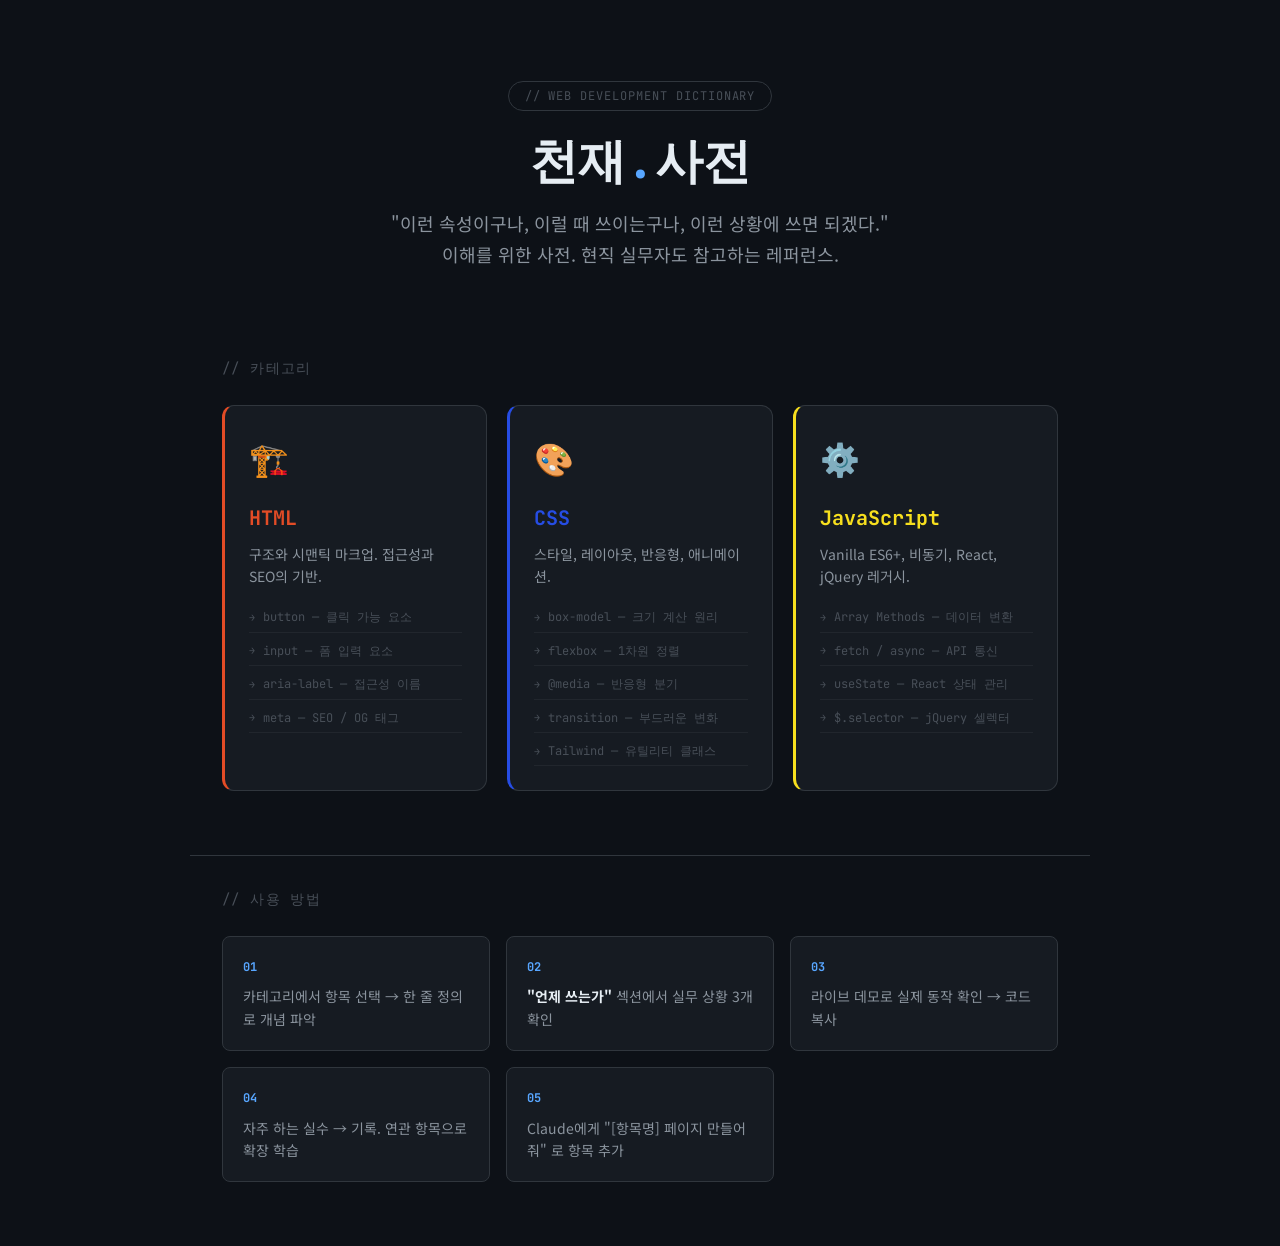
<file: index.html>
<!DOCTYPE html>
<html lang="ko">
<head>
  <meta charset="UTF-8">
  <meta name="viewport" content="width=device-width, initial-scale=1.0">
  <title>DICTIONARY — 천재 사전</title>
  <link rel="preconnect" href="https://fonts.googleapis.com">
  <link href="https://fonts.googleapis.com/css2?family=JetBrains+Mono:wght@400;700&family=Noto+Sans+KR:wght@400;500;700&display=swap" rel="stylesheet">
  <link rel="stylesheet" href="./00_assets/css/variables.css">
  <link rel="stylesheet" href="./00_assets/css/reset.css">
  <style>
    body { background: var(--bg-base); color: var(--text-primary); font-family: var(--font-sans); }

    .hero {
      max-width: 900px;
      margin: 0 auto;
      padding: 80px var(--space-8) var(--space-12);
      text-align: center;
    }
    .hero-badge {
      display: inline-block;
      font-family: var(--font-mono);
      font-size: var(--text-xs);
      color: var(--text-muted);
      border: 1px solid var(--border-default);
      padding: var(--space-1) var(--space-4);
      border-radius: 100px;
      margin-bottom: var(--space-6);
      letter-spacing: 0.08em;
    }
    .hero-title {
      font-family: var(--font-mono);
      font-size: 3rem;
      font-weight: var(--weight-bold);
      line-height: 1.1;
      margin-bottom: var(--space-5);
    }
    .hero-title span { color: var(--accent-blue); }
    .hero-desc {
      font-size: var(--text-lg);
      color: var(--text-secondary);
      line-height: 1.7;
      max-width: 560px;
      margin: 0 auto var(--space-10);
    }

    .section-grid {
      max-width: 900px;
      margin: 0 auto;
      padding: 0 var(--space-8) var(--space-16);
      display: grid;
      grid-template-columns: repeat(auto-fill, minmax(260px, 1fr));
      gap: var(--space-5);
    }

    .cat-card {
      background: var(--bg-surface);
      border: 1px solid var(--border-default);
      border-radius: var(--radius-lg);
      padding: var(--space-6);
      transition: border-color var(--transition-normal), transform var(--transition-normal);
      display: block;
      text-decoration: none;
    }
    .cat-card:hover {
      border-color: var(--accent-blue);
      transform: translateY(-3px);
    }

    .cat-icon {
      font-size: 2rem;
      margin-bottom: var(--space-4);
    }
    .cat-name {
      font-family: var(--font-mono);
      font-size: var(--text-xl);
      font-weight: var(--weight-bold);
      color: var(--text-primary);
      margin-bottom: var(--space-2);
    }
    .cat-desc {
      font-size: var(--text-sm);
      color: var(--text-secondary);
      line-height: 1.6;
      margin-bottom: var(--space-4);
    }
    .cat-entries {
      display: flex;
      flex-direction: column;
      gap: var(--space-1);
    }
    .cat-entry-link {
      font-family: var(--font-mono);
      font-size: var(--text-xs);
      color: var(--text-muted);
      padding: var(--space-1) 0;
      border-bottom: 1px solid var(--border-subtle);
      display: flex;
      align-items: center;
      gap: var(--space-2);
      transition: color var(--transition-fast);
    }
    .cat-entry-link:hover { color: var(--accent-blue); }
    .cat-entry-link::before { content: '→'; font-size: 10px; }

    .divider {
      max-width: 900px;
      margin: 0 auto var(--space-8);
      padding: 0 var(--space-8);
      border: none;
      border-top: 1px solid var(--border-default);
    }

    .section-title-main {
      max-width: 900px;
      margin: 0 auto var(--space-6);
      padding: 0 var(--space-8);
      font-family: var(--font-mono);
      font-size: var(--text-sm);
      color: var(--text-muted);
      text-transform: uppercase;
      letter-spacing: 0.1em;
    }

    .how-to {
      max-width: 900px;
      margin: 0 auto var(--space-16);
      padding: 0 var(--space-8);
      display: grid;
      grid-template-columns: repeat(auto-fill, minmax(200px, 1fr));
      gap: var(--space-4);
    }
    .how-item {
      padding: var(--space-5);
      background: var(--bg-surface);
      border: 1px solid var(--border-default);
      border-radius: var(--radius-md);
    }
    .how-num {
      font-family: var(--font-mono);
      font-size: var(--text-xs);
      color: var(--accent-blue);
      font-weight: var(--weight-bold);
      margin-bottom: var(--space-2);
    }
    .how-text {
      font-size: var(--text-sm);
      color: var(--text-secondary);
      line-height: 1.6;
    }
  </style>
</head>
<body>

  <div class="hero">
    <div class="hero-badge">// WEB DEVELOPMENT DICTIONARY</div>
    <h1 class="hero-title">
      천재<span>.</span>사전
    </h1>
    <p class="hero-desc">
      "이런 속성이구나, 이럴 때 쓰이는구나, 이런 상황에 쓰면 되겠다."<br>
      이해를 위한 사전. 현직 실무자도 참고하는 레퍼런스.
    </p>
  </div>

  <p class="section-title-main">// 카테고리</p>

  <div class="section-grid">

    <div class="cat-card" style="border-left: 3px solid var(--cat-html)">
      <div class="cat-icon">🏗️</div>
      <div class="cat-name" style="color:var(--cat-html)">HTML</div>
      <div class="cat-desc">구조와 시맨틱 마크업. 접근성과 SEO의 기반.</div>
      <div class="cat-entries">
        <a href="./01_html/01_semantic/button.html" class="cat-entry-link">button — 클릭 가능 요소</a>
        <a href="./01_html/02_forms/input.html" class="cat-entry-link">input — 폼 입력 요소</a>
        <a href="./01_html/03_accessibility/aria-label.html" class="cat-entry-link">aria-label — 접근성 이름</a>
        <a href="./01_html/04_seo/meta-tags.html" class="cat-entry-link">meta — SEO / OG 태그</a>
      </div>
    </div>

    <div class="cat-card" style="border-left: 3px solid var(--cat-css)">
      <div class="cat-icon">🎨</div>
      <div class="cat-name" style="color:var(--cat-css)">CSS</div>
      <div class="cat-desc">스타일, 레이아웃, 반응형, 애니메이션.</div>
      <div class="cat-entries">
        <a href="./02_css/01_core/box-model.html" class="cat-entry-link">box-model — 크기 계산 원리</a>
        <a href="./02_css/02_layout/flexbox.html" class="cat-entry-link">flexbox — 1차원 정렬</a>
        <a href="./02_css/03_responsive/media-query.html" class="cat-entry-link">@media — 반응형 분기</a>
        <a href="./02_css/04_animation/transition.html" class="cat-entry-link">transition — 부드러운 변화</a>
        <a href="./02_css/05_tailwind/utility-classes.html" class="cat-entry-link">Tailwind — 유틸리티 클래스</a>
      </div>
    </div>

    <div class="cat-card" style="border-left: 3px solid var(--cat-js)">
      <div class="cat-icon">⚙️</div>
      <div class="cat-name" style="color:var(--cat-js)">JavaScript</div>
      <div class="cat-desc">Vanilla ES6+, 비동기, React, jQuery 레거시.</div>
      <div class="cat-entries">
        <a href="./03_javascript/01_vanilla/array-methods.html" class="cat-entry-link">Array Methods — 데이터 변환</a>
        <a href="./03_javascript/02_async/fetch.html" class="cat-entry-link">fetch / async — API 통신</a>
        <a href="./03_javascript/03_react/useState.html" class="cat-entry-link">useState — React 상태 관리</a>
        <a href="./03_javascript/04_legacy_jquery/selectors.html" class="cat-entry-link">$.selector — jQuery 셀렉터</a>
      </div>
    </div>

  </div>

  <hr class="divider">
  <p class="section-title-main">// 사용 방법</p>

  <div class="how-to">
    <div class="how-item">
      <div class="how-num">01</div>
      <div class="how-text">카테고리에서 항목 선택 → 한 줄 정의로 개념 파악</div>
    </div>
    <div class="how-item">
      <div class="how-num">02</div>
      <div class="how-text"><strong style="color:var(--text-primary)">"언제 쓰는가"</strong> 섹션에서 실무 상황 3개 확인</div>
    </div>
    <div class="how-item">
      <div class="how-num">03</div>
      <div class="how-text">라이브 데모로 실제 동작 확인 → 코드 복사</div>
    </div>
    <div class="how-item">
      <div class="how-num">04</div>
      <div class="how-text">자주 하는 실수 → 기록. 연관 항목으로 확장 학습</div>
    </div>
    <div class="how-item">
      <div class="how-num">05</div>
      <div class="how-text">Claude에게 "[항목명] 페이지 만들어줘" 로 항목 추가</div>
    </div>
  </div>

</body>
</html>
</file>
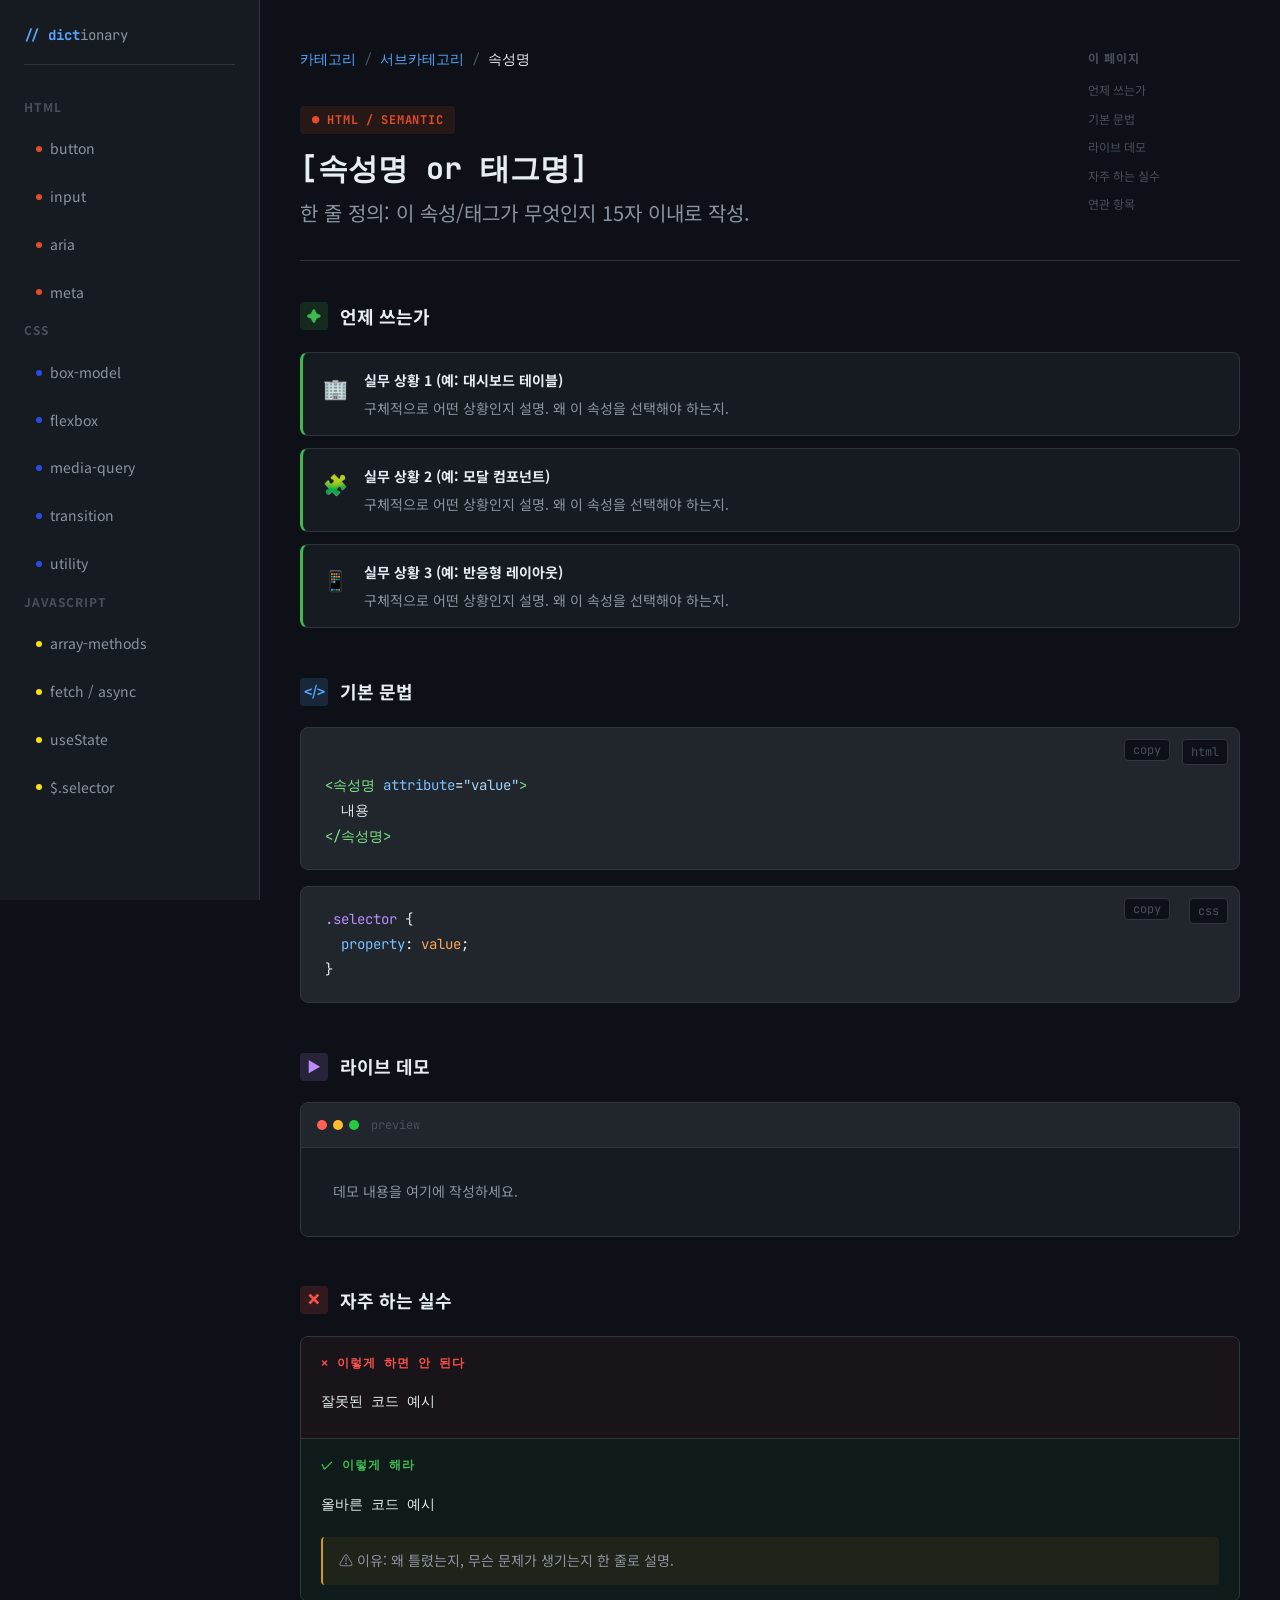
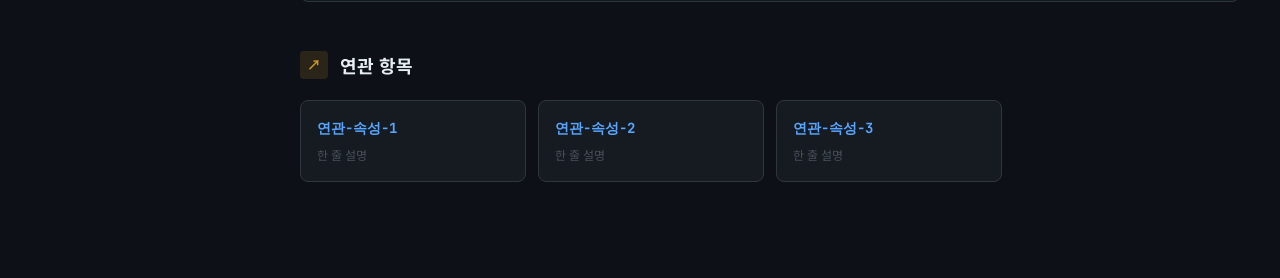
<file: 00_assets/entry-template.html>
<!DOCTYPE html>
<html lang="ko">
<head>
  <meta charset="UTF-8">
  <meta name="viewport" content="width=device-width, initial-scale=1.0">
  <!-- ★ 새 항목 작성 시 title만 바꿔라 ★ -->
  <title>DICT | [속성명]</title>

  <!-- Fonts -->
  <link rel="preconnect" href="https://fonts.googleapis.com">
  <link href="https://fonts.googleapis.com/css2?family=JetBrains+Mono:wght@400;700&family=Noto+Sans+KR:wght@400;500;700&display=swap" rel="stylesheet">

  <!-- ★ 경로는 파일 위치에 따라 조정 (depth 확인 필수) ★
       예) 02_css/02_layout/ 에 있으면 ../../00_assets/... -->
  <link rel="stylesheet" href="../../00_assets/css/variables.css">
  <link rel="stylesheet" href="../../00_assets/css/reset.css">
  <link rel="stylesheet" href="../../00_assets/css/entry.css">
</head>
<body>

<div class="page-wrapper">

  <!-- 사이드바: JS가 자동으로 채운다. 내용 수정 불필요 -->
  <aside class="sidebar" id="sidebar"></aside>

  <main class="main-content">

    <!-- 브레드크럼 -->
    <nav class="breadcrumb" aria-label="breadcrumb">
      <a href="#">카테고리</a>
      <span>/</span>
      <a href="#">서브카테고리</a>
      <span>/</span>
      <span style="color: var(--text-primary)">속성명</span>
    </nav>

    <!-- ━━━━━━━━━━━━━━━━━━━━━━━━━━━━━━━━━━━━━━━━━━━━━━━━━━━━━━━
         SECTION 1: 헤더 — 한 줄 정의
         15자 이내. "이게 뭔지"만. 설명 금지.
    ━━━━━━━━━━━━━━━━━━━━━━━━━━━━━━━━━━━━━━━━━━━━━━━━━━━━━━━━━ -->
    <header class="entry-header">
      <!-- 카테고리 태그: bg/color는 variables.css의 --cat-* 사용 -->
      <div class="entry-category-tag"
           style="background: rgba(230,77,38,0.12); color: var(--cat-html);">
        ● HTML / Semantic
      </div>

      <h1 class="entry-title">[속성명 or 태그명]</h1>

      <p class="entry-definition">
        한 줄 정의: 이 속성/태그가 무엇인지 15자 이내로 작성.
      </p>
    </header>

    <!-- ━━━━━━━━━━━━━━━━━━━━━━━━━━━━━━━━━━━━━━━━━━━━━━━━━━━━━━━
         SECTION 2: 언제 쓰는가 — 실무 상황 2~3개
         "이럴 때 쓰면 된다" 를 구체적으로.
         이 섹션이 사전의 핵심.
    ━━━━━━━━━━━━━━━━━━━━━━━━━━━━━━━━━━━━━━━━━━━━━━━━━━━━━━━━━ -->
    <section class="entry-section" id="when" data-toc="언제 쓰는가">
      <h2 class="section-title">
        <span class="section-icon icon-when">✦</span>
        언제 쓰는가
      </h2>

      <div class="when-list">
        <div class="when-item">
          <span class="when-item-icon">🏢</span>
          <div class="when-item-text">
            <strong>실무 상황 1 (예: 대시보드 테이블)</strong>
            <p>구체적으로 어떤 상황인지 설명. 왜 이 속성을 선택해야 하는지.</p>
          </div>
        </div>

        <div class="when-item">
          <span class="when-item-icon">🧩</span>
          <div class="when-item-text">
            <strong>실무 상황 2 (예: 모달 컴포넌트)</strong>
            <p>구체적으로 어떤 상황인지 설명. 왜 이 속성을 선택해야 하는지.</p>
          </div>
        </div>

        <div class="when-item">
          <span class="when-item-icon">📱</span>
          <div class="when-item-text">
            <strong>실무 상황 3 (예: 반응형 레이아웃)</strong>
            <p>구체적으로 어떤 상황인지 설명. 왜 이 속성을 선택해야 하는지.</p>
          </div>
        </div>
      </div>
    </section>

    <!-- ━━━━━━━━━━━━━━━━━━━━━━━━━━━━━━━━━━━━━━━━━━━━━━━━━━━━━━━
         SECTION 3: 기본 문법
         최소한의 코드. 실행 가능한 코드만.
         span 태그로 syntax highlight 추가 (선택)
    ━━━━━━━━━━━━━━━━━━━━━━━━━━━━━━━━━━━━━━━━━━━━━━━━━━━━━━━━━ -->
    <section class="entry-section" id="syntax" data-toc="기본 문법">
      <h2 class="section-title">
        <span class="section-icon icon-syntax">&lt;/&gt;</span>
        기본 문법
      </h2>

      <!-- 코드 예시 1 -->
      <div class="code-block-wrapper">
        <div class="code-block-label">html</div>
        <pre class="code-block">
<span class="cm"><!-- 기본 구조 --></span>
<span class="tag">&lt;속성명</span> <span class="atr">attribute</span>=<span class="str">"value"</span><span class="tag">&gt;</span>
  내용
<span class="tag">&lt;/속성명&gt;</span></pre>
      </div>

      <!-- 코드 예시 2 (필요 시 추가) -->
      <div class="code-block-wrapper">
        <div class="code-block-label">css</div>
        <pre class="code-block">
<span class="sel">.selector</span> {
  <span class="prp">property</span>: <span class="val">value</span>;
}</pre>
      </div>

    </section>

    <!-- ━━━━━━━━━━━━━━━━━━━━━━━━━━━━━━━━━━━━━━━━━━━━━━━━━━━━━━━
         SECTION 4: 라이브 데모
         실제로 눈에 보이는 결과물.
         .demo-preview 안에 자유롭게 구현.
    ━━━━━━━━━━━━━━━━━━━━━━━━━━━━━━━━━━━━━━━━━━━━━━━━━━━━━━━━━ -->
    <section class="entry-section" id="demo" data-toc="라이브 데모">
      <h2 class="section-title">
        <span class="section-icon icon-demo">▶</span>
        라이브 데모
      </h2>

      <div class="demo-container">
        <div class="demo-toolbar">
          <div class="demo-toolbar-dots">
            <span class="dot-red"></span>
            <span class="dot-yellow"></span>
            <span class="dot-green"></span>
          </div>
          <span class="demo-toolbar-title">preview</span>
        </div>
        <div class="demo-preview">

          <!-- ★ 여기에 실제 동작하는 데모 HTML/CSS 작성 ★ -->
          <p style="color: var(--text-secondary); font-size: var(--text-sm);">
            데모 내용을 여기에 작성하세요.
          </p>

        </div>
      </div>
    </section>

    <!-- ━━━━━━━━━━━━━━━━━━━━━━━━━━━━━━━━━━━━━━━━━━━━━━━━━━━━━━━
         SECTION 5: 자주 하는 실수
         실제로 틀렸던 것, 헷갈리는 것만.
    ━━━━━━━━━━━━━━━━━━━━━━━━━━━━━━━━━━━━━━━━━━━━━━━━━━━━━━━━━ -->
    <section class="entry-section" id="mistakes" data-toc="자주 하는 실수">
      <h2 class="section-title">
        <span class="section-icon icon-mistake">✕</span>
        자주 하는 실수
      </h2>

      <div class="mistake-list">

        <!-- 실수 예시 1 -->
        <div class="mistake-item">
          <div class="mistake-bad">
            <div class="mistake-label label-bad">✕ 이렇게 하면 안 된다</div>
            <pre class="code-block" style="background: transparent; border: none; padding: var(--space-2) 0; font-size: var(--text-sm);">
잘못된 코드 예시</pre>
          </div>
          <div class="mistake-good">
            <div class="mistake-label label-good">✓ 이렇게 해라</div>
            <pre class="code-block" style="background: transparent; border: none; padding: var(--space-2) 0; font-size: var(--text-sm);">
올바른 코드 예시</pre>
            <div class="mistake-explanation">
              ⚠️ 이유: 왜 틀렸는지, 무슨 문제가 생기는지 한 줄로 설명.
            </div>
          </div>
        </div>

      </div>
    </section>

    <!-- ━━━━━━━━━━━━━━━━━━━━━━━━━━━━━━━━━━━━━━━━━━━━━━━━━━━━━━━
         SECTION 6: 연관 항목
         이 속성과 함께 알아야 할 것들.
    ━━━━━━━━━━━━━━━━━━━━━━━━━━━━━━━━━━━━━━━━━━━━━━━━━━━━━━━━━ -->
    <section class="entry-section" id="related" data-toc="연관 항목">
      <h2 class="section-title">
        <span class="section-icon icon-related">↗</span>
        연관 항목
      </h2>

      <div class="related-grid">
        <a href="#" class="related-card">
          <div class="related-card-name">연관-속성-1</div>
          <div class="related-card-desc">한 줄 설명</div>
        </a>
        <a href="#" class="related-card">
          <div class="related-card-name">연관-속성-2</div>
          <div class="related-card-desc">한 줄 설명</div>
        </a>
        <a href="#" class="related-card">
          <div class="related-card-name">연관-속성-3</div>
          <div class="related-card-desc">한 줄 설명</div>
        </a>
      </div>
    </section>

  </main>
</div>

<!-- ★ 경로는 파일 위치에 따라 조정 ★ -->
<script src="../../00_assets/js/navigation.js"></script>

</body>
</html>
</file>
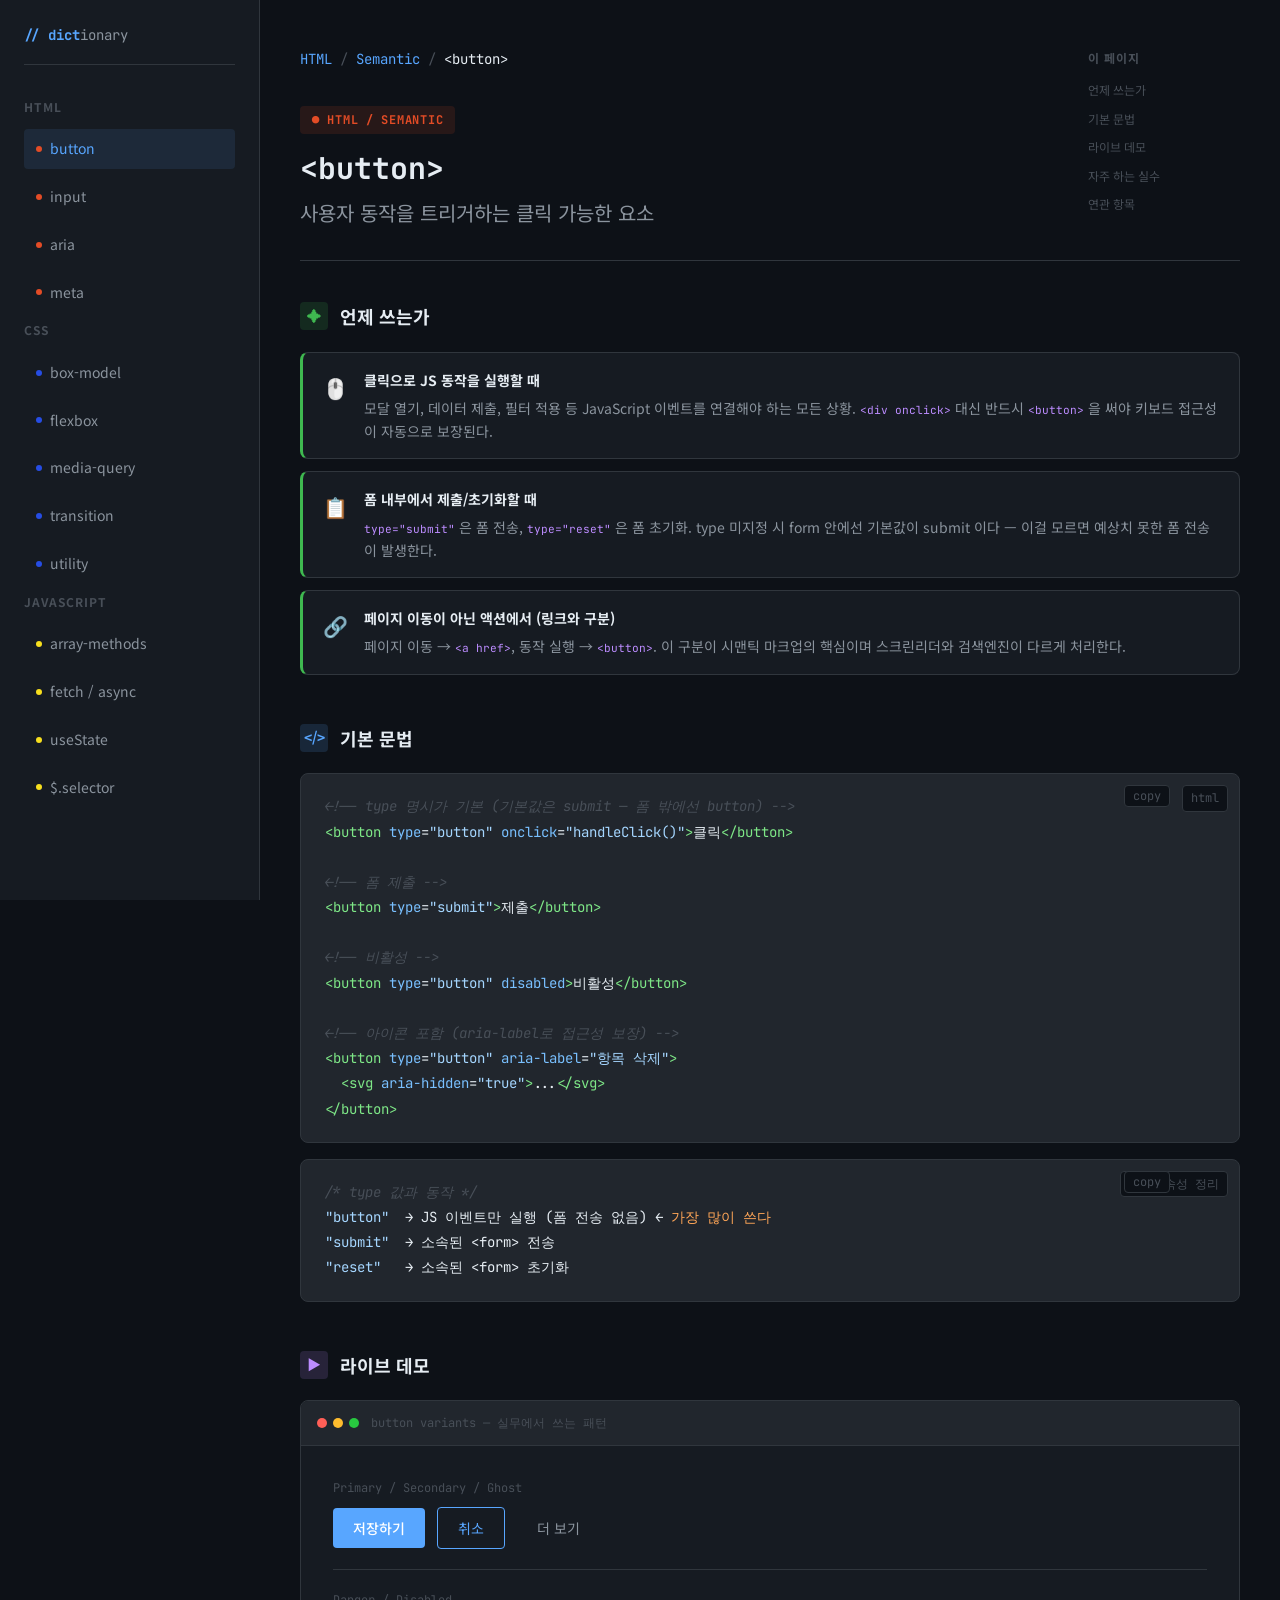
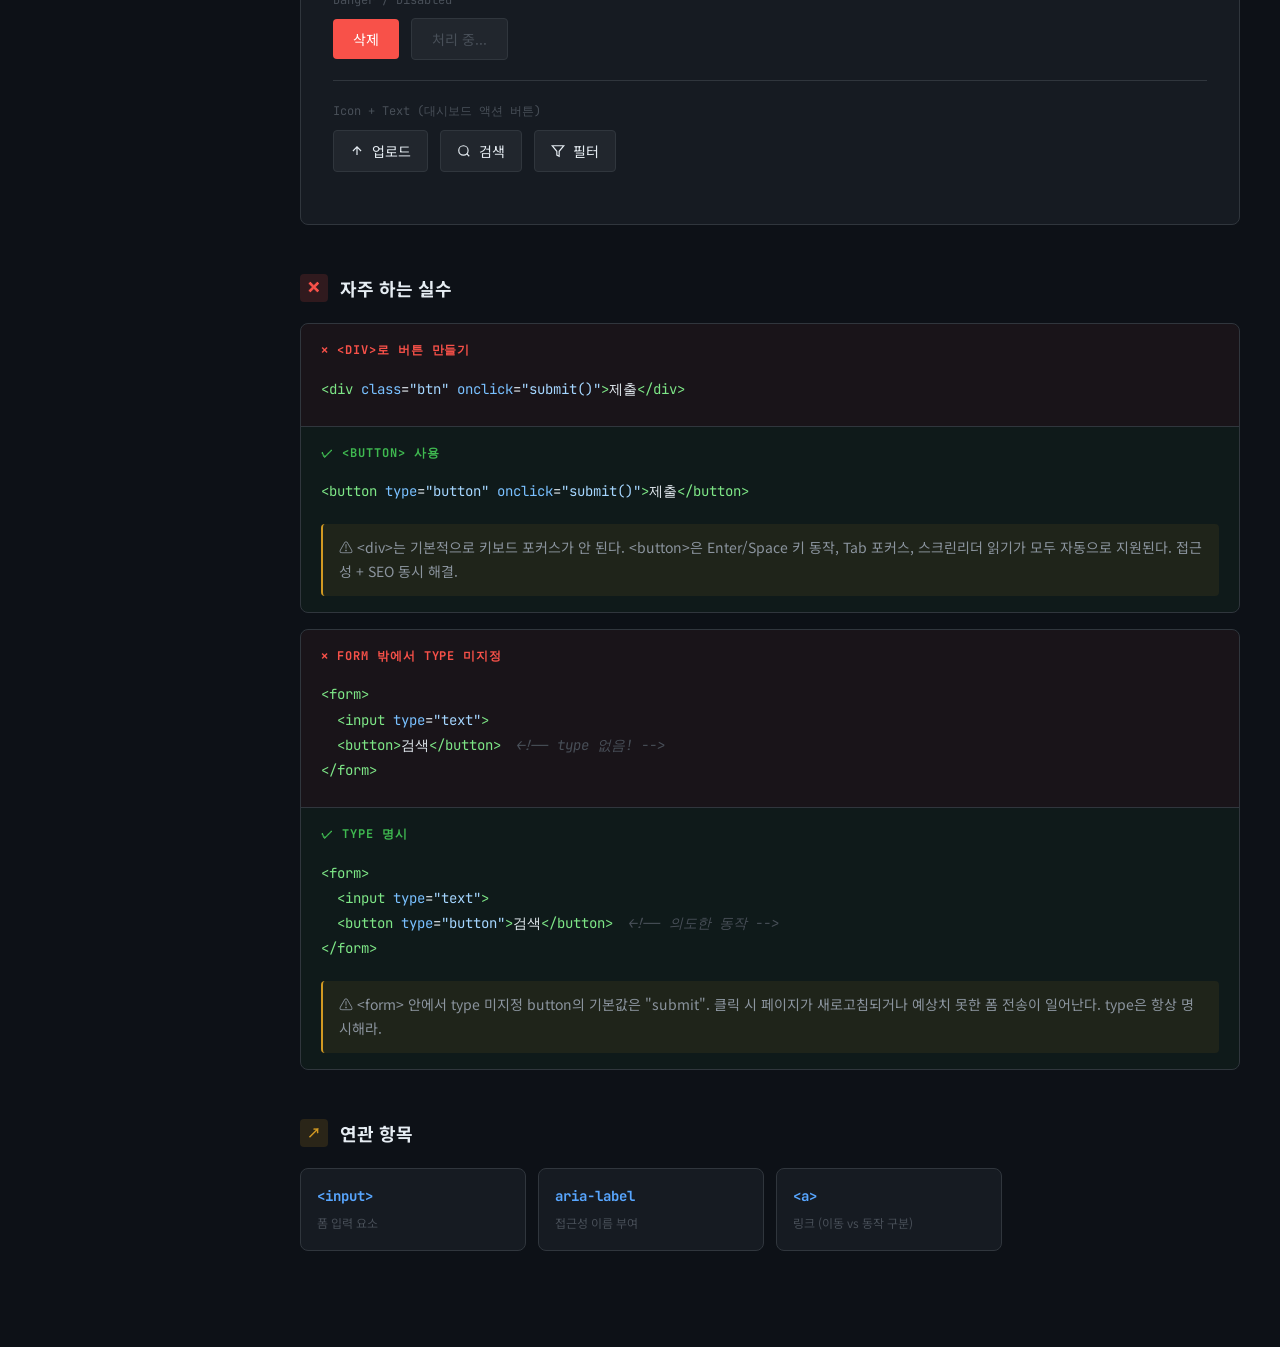
<file: 01_html/01_semantic/button.html>
<!DOCTYPE html>
<html lang="ko">
<head>
  <meta charset="UTF-8">
  <meta name="viewport" content="width=device-width, initial-scale=1.0">
  <title>DICT | &lt;button&gt;</title>
  <link rel="preconnect" href="https://fonts.googleapis.com">
  <link href="https://fonts.googleapis.com/css2?family=JetBrains+Mono:wght@400;700&family=Noto+Sans+KR:wght@400;500;700&display=swap" rel="stylesheet">
  <link rel="stylesheet" href="../../00_assets/css/variables.css">
  <link rel="stylesheet" href="../../00_assets/css/reset.css">
  <link rel="stylesheet" href="../../00_assets/css/entry.css">
  <style>
    /* 이 페이지 전용 데모 스타일 */
    .demo-btn-row {
      display: flex;
      flex-wrap: wrap;
      gap: var(--space-3);
      align-items: center;
      margin-bottom: var(--space-5);
    }
    .demo-btn-label {
      font-family: var(--font-mono);
      font-size: var(--text-xs);
      color: var(--text-muted);
      margin-bottom: var(--space-2);
    }
    /* 데모 버튼들 */
    .btn-primary {
      padding: 10px 20px;
      background: var(--accent-blue);
      color: #fff;
      border: none;
      border-radius: var(--radius-sm);
      font-size: var(--text-sm);
      font-weight: var(--weight-medium);
      cursor: pointer;
      transition: opacity var(--transition-fast), transform var(--transition-fast);
    }
    .btn-primary:hover   { opacity: 0.85; }
    .btn-primary:active  { transform: scale(0.97); }

    .btn-secondary {
      padding: 10px 20px;
      background: transparent;
      color: var(--accent-blue);
      border: 1px solid var(--accent-blue);
      border-radius: var(--radius-sm);
      font-size: var(--text-sm);
      cursor: pointer;
      transition: background var(--transition-fast);
    }
    .btn-secondary:hover { background: rgba(88,166,255,0.1); }

    .btn-ghost {
      padding: 10px 20px;
      background: transparent;
      color: var(--text-secondary);
      border: none;
      border-radius: var(--radius-sm);
      font-size: var(--text-sm);
      cursor: pointer;
      transition: background var(--transition-fast);
    }
    .btn-ghost:hover { background: var(--bg-hover); color: var(--text-primary); }

    .btn-danger {
      padding: 10px 20px;
      background: var(--accent-red);
      color: #fff;
      border: none;
      border-radius: var(--radius-sm);
      font-size: var(--text-sm);
      cursor: pointer;
      transition: opacity var(--transition-fast);
    }
    .btn-danger:hover { opacity: 0.85; }

    .btn-disabled {
      padding: 10px 20px;
      background: var(--bg-elevated);
      color: var(--text-muted);
      border: 1px solid var(--border-default);
      border-radius: var(--radius-sm);
      font-size: var(--text-sm);
      cursor: not-allowed;
    }

    .btn-icon {
      display: inline-flex;
      align-items: center;
      gap: var(--space-2);
      padding: 10px 16px;
      background: var(--bg-elevated);
      color: var(--text-primary);
      border: 1px solid var(--border-default);
      border-radius: var(--radius-sm);
      font-size: var(--text-sm);
      cursor: pointer;
      transition: border-color var(--transition-fast);
    }
    .btn-icon:hover { border-color: var(--accent-blue); }

    .demo-divider {
      width: 100%;
      height: 1px;
      background: var(--border-default);
      margin: var(--space-5) 0;
    }
  </style>
</head>
<body>

<div class="page-wrapper">
  <aside class="sidebar" id="sidebar"></aside>

  <main class="main-content">

    <nav class="breadcrumb" aria-label="breadcrumb">
      <a href="#">HTML</a>
      <span>/</span>
      <a href="#">Semantic</a>
      <span>/</span>
      <span style="color: var(--text-primary)">&lt;button&gt;</span>
    </nav>

    <!-- ── SECTION 1: 헤더 ── -->
    <header class="entry-header">
      <div class="entry-category-tag"
           style="background: rgba(227,76,38,0.12); color: var(--cat-html);">
        ● HTML / Semantic
      </div>
      <h1 class="entry-title">&lt;button&gt;</h1>
      <p class="entry-definition">
        사용자 동작을 트리거하는 클릭 가능한 요소
      </p>
    </header>

    <!-- ── SECTION 2: 언제 쓰는가 ── -->
    <section class="entry-section" id="when" data-toc="언제 쓰는가">
      <h2 class="section-title">
        <span class="section-icon icon-when">✦</span>
        언제 쓰는가
      </h2>

      <div class="when-list">
        <div class="when-item">
          <span class="when-item-icon">🖱️</span>
          <div class="when-item-text">
            <strong>클릭으로 JS 동작을 실행할 때</strong>
            <p>모달 열기, 데이터 제출, 필터 적용 등 JavaScript 이벤트를 연결해야 하는 모든 상황. <code style="font-family:var(--font-mono); font-size:0.8em; color:var(--accent-purple)">&lt;div onclick&gt;</code> 대신 반드시 <code style="font-family:var(--font-mono); font-size:0.8em; color:var(--accent-purple)">&lt;button&gt;</code> 을 써야 키보드 접근성이 자동으로 보장된다.</p>
          </div>
        </div>

        <div class="when-item">
          <span class="when-item-icon">📋</span>
          <div class="when-item-text">
            <strong>폼 내부에서 제출/초기화할 때</strong>
            <p><code style="font-family:var(--font-mono); font-size:0.8em; color:var(--accent-purple)">type="submit"</code> 은 폼 전송, <code style="font-family:var(--font-mono); font-size:0.8em; color:var(--accent-purple)">type="reset"</code> 은 폼 초기화. type 미지정 시 form 안에선 기본값이 submit 이다 — 이걸 모르면 예상치 못한 폼 전송이 발생한다.</p>
          </div>
        </div>

        <div class="when-item">
          <span class="when-item-icon">🔗</span>
          <div class="when-item-text">
            <strong>페이지 이동이 아닌 액션에서 (링크와 구분)</strong>
            <p>페이지 이동 → <code style="font-family:var(--font-mono); font-size:0.8em; color:var(--accent-purple)">&lt;a href&gt;</code>, 동작 실행 → <code style="font-family:var(--font-mono); font-size:0.8em; color:var(--accent-purple)">&lt;button&gt;</code>. 이 구분이 시맨틱 마크업의 핵심이며 스크린리더와 검색엔진이 다르게 처리한다.</p>
          </div>
        </div>
      </div>
    </section>

    <!-- ── SECTION 3: 기본 문법 ── -->
    <section class="entry-section" id="syntax" data-toc="기본 문법">
      <h2 class="section-title">
        <span class="section-icon icon-syntax">&lt;/&gt;</span>
        기본 문법
      </h2>

      <div class="code-block-wrapper">
        <div class="code-block-label">html</div>
        <pre class="code-block">
<span class="cm">&lt;!-- type 명시가 기본 (기본값은 submit — 폼 밖에선 button) --&gt;</span>
<span class="tag">&lt;button</span> <span class="atr">type</span>=<span class="str">"button"</span> <span class="atr">onclick</span>=<span class="str">"handleClick()"</span><span class="tag">&gt;</span>클릭<span class="tag">&lt;/button&gt;</span>

<span class="cm">&lt;!-- 폼 제출 --&gt;</span>
<span class="tag">&lt;button</span> <span class="atr">type</span>=<span class="str">"submit"</span><span class="tag">&gt;</span>제출<span class="tag">&lt;/button&gt;</span>

<span class="cm">&lt;!-- 비활성 --&gt;</span>
<span class="tag">&lt;button</span> <span class="atr">type</span>=<span class="str">"button"</span> <span class="atr">disabled</span><span class="tag">&gt;</span>비활성<span class="tag">&lt;/button&gt;</span>

<span class="cm">&lt;!-- 아이콘 포함 (aria-label로 접근성 보장) --&gt;</span>
<span class="tag">&lt;button</span> <span class="atr">type</span>=<span class="str">"button"</span> <span class="atr">aria-label</span>=<span class="str">"항목 삭제"</span><span class="tag">&gt;</span>
  <span class="tag">&lt;svg</span> <span class="atr">aria-hidden</span>=<span class="str">"true"</span><span class="tag">&gt;</span>...<span class="tag">&lt;/svg&gt;</span>
<span class="tag">&lt;/button&gt;</span></pre>
      </div>

      <div class="code-block-wrapper">
        <div class="code-block-label">type 속성 정리</div>
        <pre class="code-block">
<span class="cm">/* type 값과 동작 */</span>
<span class="str">"button"</span>  → JS 이벤트만 실행 (폼 전송 없음) ← <span class="val">가장 많이 쓴다</span>
<span class="str">"submit"</span>  → 소속된 &lt;form&gt; 전송
<span class="str">"reset"</span>   → 소속된 &lt;form&gt; 초기화</pre>
      </div>
    </section>

    <!-- ── SECTION 4: 라이브 데모 ── -->
    <section class="entry-section" id="demo" data-toc="라이브 데모">
      <h2 class="section-title">
        <span class="section-icon icon-demo">▶</span>
        라이브 데모
      </h2>

      <div class="demo-container">
        <div class="demo-toolbar">
          <div class="demo-toolbar-dots">
            <span class="dot-red"></span>
            <span class="dot-yellow"></span>
            <span class="dot-green"></span>
          </div>
          <span class="demo-toolbar-title">button variants — 실무에서 쓰는 패턴</span>
        </div>
        <div class="demo-preview">

          <div class="demo-btn-label">Primary / Secondary / Ghost</div>
          <div class="demo-btn-row">
            <button type="button" class="btn-primary">저장하기</button>
            <button type="button" class="btn-secondary">취소</button>
            <button type="button" class="btn-ghost">더 보기</button>
          </div>

          <div class="demo-divider"></div>

          <div class="demo-btn-label">Danger / Disabled</div>
          <div class="demo-btn-row">
            <button type="button" class="btn-danger">삭제</button>
            <button type="button" class="btn-disabled" disabled>처리 중...</button>
          </div>

          <div class="demo-divider"></div>

          <div class="demo-btn-label">Icon + Text (대시보드 액션 버튼)</div>
          <div class="demo-btn-row">
            <button type="button" class="btn-icon">
              <svg width="14" height="14" viewBox="0 0 24 24" fill="none" stroke="currentColor" stroke-width="2">
                <path d="M12 5v14M5 12l7-7 7 7"/>
              </svg>
              업로드
            </button>
            <button type="button" class="btn-icon">
              <svg width="14" height="14" viewBox="0 0 24 24" fill="none" stroke="currentColor" stroke-width="2">
                <circle cx="11" cy="11" r="8"/><path d="m21 21-4.35-4.35"/>
              </svg>
              검색
            </button>
            <button type="button" class="btn-icon" aria-label="필터 열기">
              <svg width="14" height="14" viewBox="0 0 24 24" fill="none" stroke="currentColor" stroke-width="2">
                <polygon points="22 3 2 3 10 12.46 10 19 14 21 14 12.46 22 3"/>
              </svg>
              필터
            </button>
          </div>

        </div>
      </div>
    </section>

    <!-- ── SECTION 5: 자주 하는 실수 ── -->
    <section class="entry-section" id="mistakes" data-toc="자주 하는 실수">
      <h2 class="section-title">
        <span class="section-icon icon-mistake">✕</span>
        자주 하는 실수
      </h2>

      <div class="mistake-list">

        <div class="mistake-item">
          <div class="mistake-bad">
            <div class="mistake-label label-bad">✕ &lt;div&gt;로 버튼 만들기</div>
            <pre class="code-block" style="background:transparent;border:none;padding:var(--space-2) 0;font-size:var(--text-sm);">
<span class="tag">&lt;div</span> <span class="atr">class</span>=<span class="str">"btn"</span> <span class="atr">onclick</span>=<span class="str">"submit()"</span><span class="tag">&gt;</span>제출<span class="tag">&lt;/div&gt;</span></pre>
          </div>
          <div class="mistake-good">
            <div class="mistake-label label-good">✓ &lt;button&gt; 사용</div>
            <pre class="code-block" style="background:transparent;border:none;padding:var(--space-2) 0;font-size:var(--text-sm);">
<span class="tag">&lt;button</span> <span class="atr">type</span>=<span class="str">"button"</span> <span class="atr">onclick</span>=<span class="str">"submit()"</span><span class="tag">&gt;</span>제출<span class="tag">&lt;/button&gt;</span></pre>
            <div class="mistake-explanation">
              ⚠️ &lt;div&gt;는 기본적으로 키보드 포커스가 안 된다. &lt;button&gt;은 Enter/Space 키 동작, Tab 포커스, 스크린리더 읽기가 모두 자동으로 지원된다. 접근성 + SEO 동시 해결.
            </div>
          </div>
        </div>

        <div class="mistake-item">
          <div class="mistake-bad">
            <div class="mistake-label label-bad">✕ form 밖에서 type 미지정</div>
            <pre class="code-block" style="background:transparent;border:none;padding:var(--space-2) 0;font-size:var(--text-sm);">
<span class="tag">&lt;form&gt;</span>
  <span class="tag">&lt;input</span> <span class="atr">type</span>=<span class="str">"text"</span><span class="tag">&gt;</span>
  <span class="tag">&lt;button&gt;</span>검색<span class="tag">&lt;/button&gt;</span>  <span class="cm">&lt;!-- type 없음! --&gt;</span>
<span class="tag">&lt;/form&gt;</span></pre>
          </div>
          <div class="mistake-good">
            <div class="mistake-label label-good">✓ type 명시</div>
            <pre class="code-block" style="background:transparent;border:none;padding:var(--space-2) 0;font-size:var(--text-sm);">
<span class="tag">&lt;form&gt;</span>
  <span class="tag">&lt;input</span> <span class="atr">type</span>=<span class="str">"text"</span><span class="tag">&gt;</span>
  <span class="tag">&lt;button</span> <span class="atr">type</span>=<span class="str">"button"</span><span class="tag">&gt;</span>검색<span class="tag">&lt;/button&gt;</span>  <span class="cm">&lt;!-- 의도한 동작 --&gt;</span>
<span class="tag">&lt;/form&gt;</span></pre>
            <div class="mistake-explanation">
              ⚠️ &lt;form&gt; 안에서 type 미지정 button의 기본값은 "submit". 클릭 시 페이지가 새로고침되거나 예상치 못한 폼 전송이 일어난다. type은 항상 명시해라.
            </div>
          </div>
        </div>

      </div>
    </section>

    <!-- ── SECTION 6: 연관 항목 ── -->
    <section class="entry-section" id="related" data-toc="연관 항목">
      <h2 class="section-title">
        <span class="section-icon icon-related">↗</span>
        연관 항목
      </h2>

      <div class="related-grid">
        <a href="../02_forms/input.html" class="related-card">
          <div class="related-card-name">&lt;input&gt;</div>
          <div class="related-card-desc">폼 입력 요소</div>
        </a>
        <a href="../03_accessibility/aria-label.html" class="related-card">
          <div class="related-card-name">aria-label</div>
          <div class="related-card-desc">접근성 이름 부여</div>
        </a>
        <a href="#" class="related-card">
          <div class="related-card-name">&lt;a&gt;</div>
          <div class="related-card-desc">링크 (이동 vs 동작 구분)</div>
        </a>
      </div>
    </section>

  </main>
</div>

<script src="../../00_assets/js/navigation.js"></script>
</body>
</html>
</file>
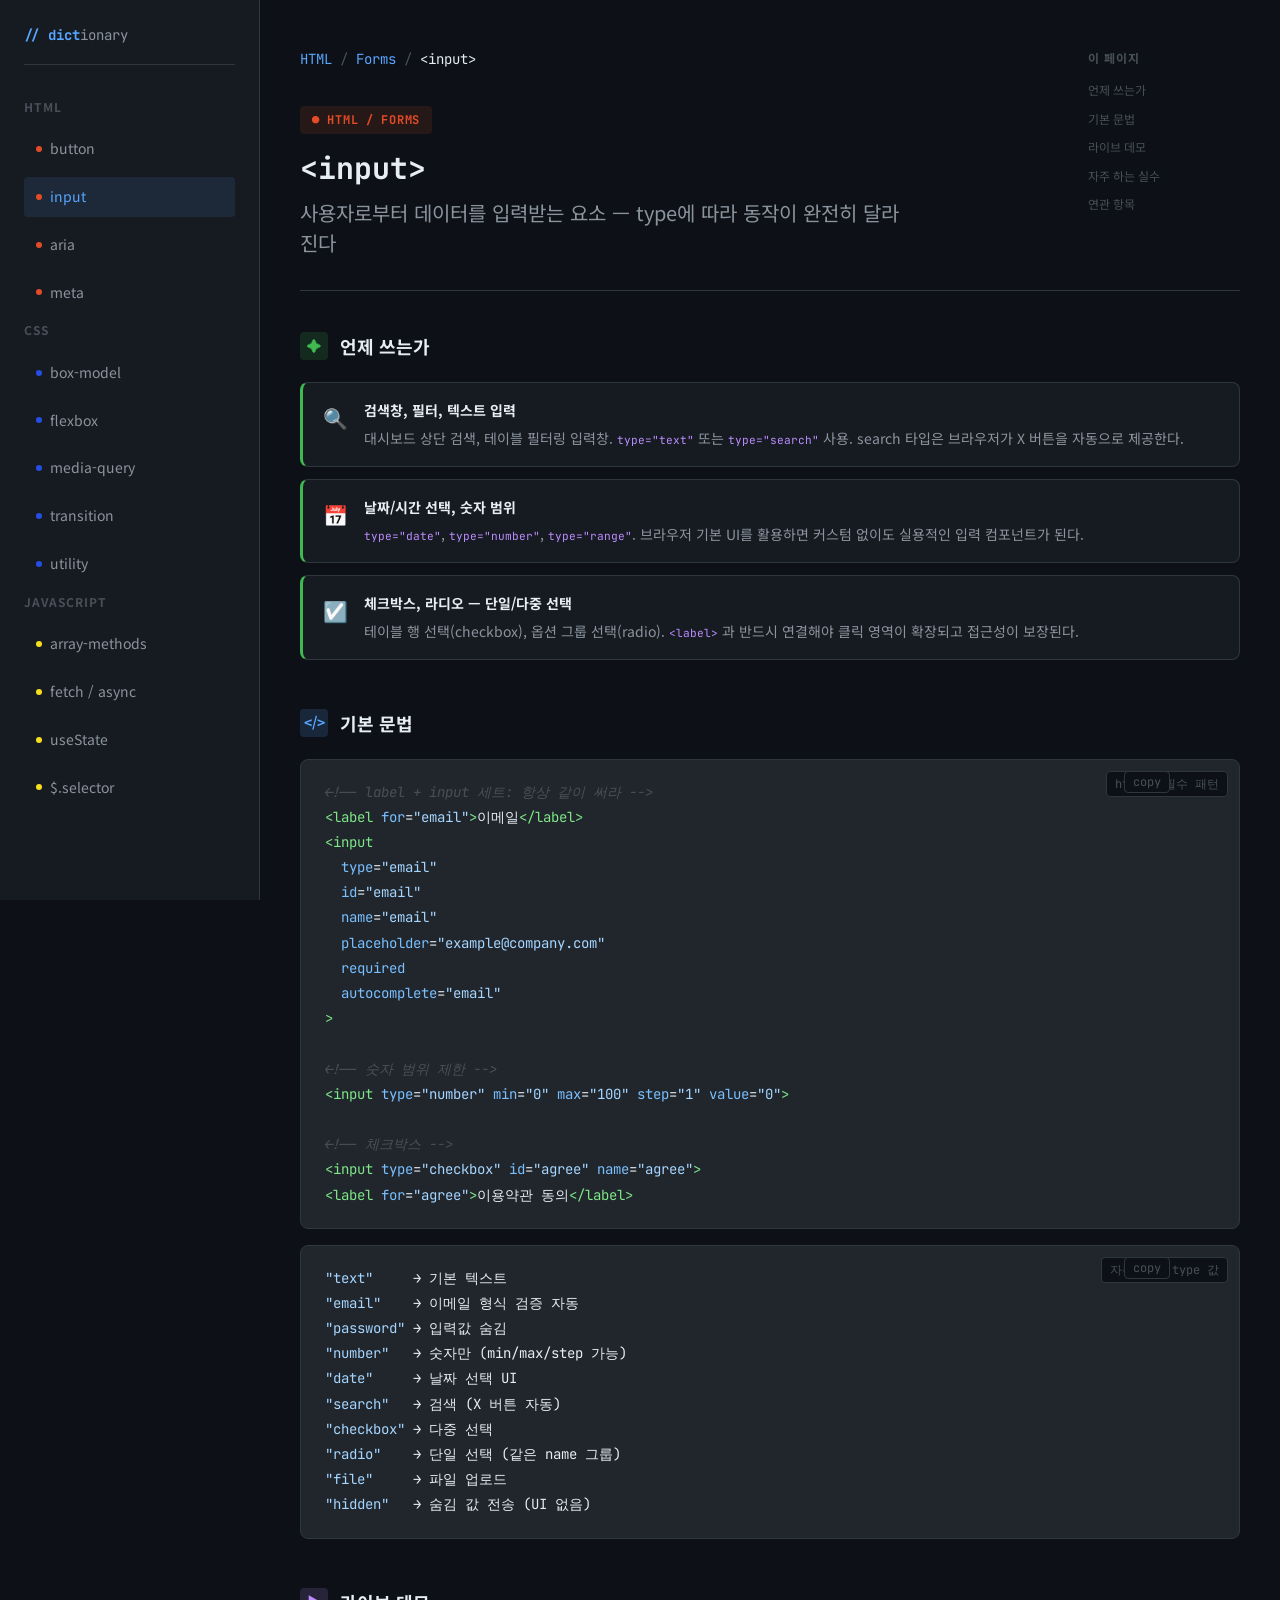
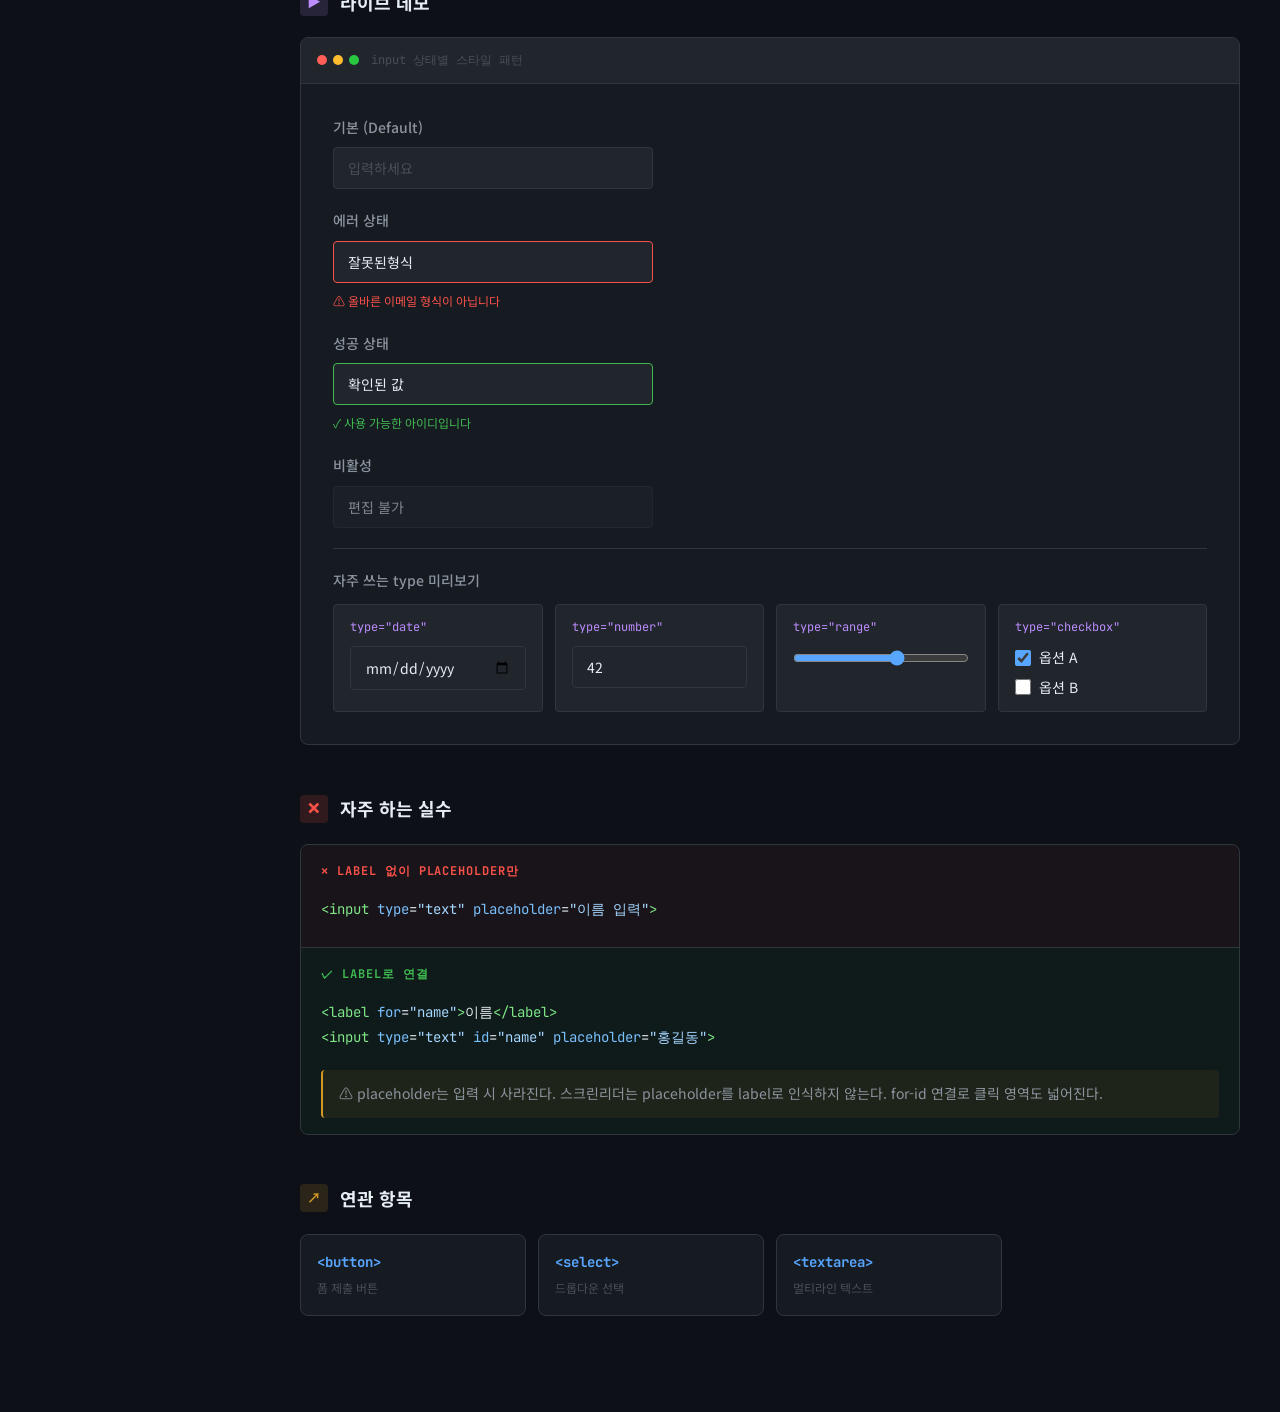
<file: 01_html/02_forms/input.html>
<!DOCTYPE html>
<html lang="ko">
<head>
  <meta charset="UTF-8">
  <meta name="viewport" content="width=device-width, initial-scale=1.0">
  <title>DICT | &lt;input&gt;</title>
  <link rel="preconnect" href="https://fonts.googleapis.com">
  <link href="https://fonts.googleapis.com/css2?family=JetBrains+Mono:wght@400;700&family=Noto+Sans+KR:wght@400;500;700&display=swap" rel="stylesheet">
  <link rel="stylesheet" href="../../00_assets/css/variables.css">
  <link rel="stylesheet" href="../../00_assets/css/reset.css">
  <link rel="stylesheet" href="../../00_assets/css/entry.css">
  <style>
    /* 데모 전용 스타일 */
    .form-group {
      display: flex;
      flex-direction: column;
      gap: var(--space-2);
      margin-bottom: var(--space-5);
    }
    .form-label {
      font-size: var(--text-sm);
      font-weight: var(--weight-medium);
      color: var(--text-secondary);
    }
    .form-input {
      width: 100%;
      max-width: 320px;
      padding: 10px 14px;
      background: var(--bg-elevated);
      border: 1px solid var(--border-default);
      border-radius: var(--radius-sm);
      color: var(--text-primary);
      font-size: var(--text-sm);
      font-family: var(--font-sans);
      transition: border-color var(--transition-fast), box-shadow var(--transition-fast);
      outline: none;
    }
    .form-input:focus {
      border-color: var(--accent-blue);
      box-shadow: 0 0 0 3px rgba(88,166,255,0.15);
    }
    .form-input::placeholder { color: var(--text-muted); }
    .form-input:disabled {
      opacity: 0.5;
      cursor: not-allowed;
    }
    .form-input.error  { border-color: var(--accent-red); }
    .form-input.success{ border-color: var(--accent-green); }
    .form-hint {
      font-size: var(--text-xs);
      color: var(--text-muted);
    }
    .form-hint.error-msg { color: var(--accent-red); }
    .form-divider {
      width: 100%;
      height: 1px;
      background: var(--border-default);
      margin: var(--space-5) 0;
    }
    .type-grid {
      display: grid;
      grid-template-columns: repeat(auto-fill, minmax(200px, 1fr));
      gap: var(--space-3);
    }
    .type-item {
      background: var(--bg-elevated);
      border: 1px solid var(--border-default);
      border-radius: var(--radius-sm);
      padding: var(--space-3) var(--space-4);
    }
    .type-name {
      font-family: var(--font-mono);
      font-size: var(--text-xs);
      color: var(--accent-purple);
      margin-bottom: var(--space-2);
    }
  </style>
</head>
<body>

<div class="page-wrapper">
  <aside class="sidebar" id="sidebar"></aside>

  <main class="main-content">

    <nav class="breadcrumb">
      <a href="#">HTML</a><span>/</span>
      <a href="#">Forms</a><span>/</span>
      <span style="color:var(--text-primary)">&lt;input&gt;</span>
    </nav>

    <header class="entry-header">
      <div class="entry-category-tag" style="background:rgba(227,76,38,0.12);color:var(--cat-html);">
        ● HTML / Forms
      </div>
      <h1 class="entry-title">&lt;input&gt;</h1>
      <p class="entry-definition">사용자로부터 데이터를 입력받는 요소 — type에 따라 동작이 완전히 달라진다</p>
    </header>

    <!-- 언제 쓰는가 -->
    <section class="entry-section" id="when" data-toc="언제 쓰는가">
      <h2 class="section-title"><span class="section-icon icon-when">✦</span>언제 쓰는가</h2>
      <div class="when-list">
        <div class="when-item">
          <span class="when-item-icon">🔍</span>
          <div class="when-item-text">
            <strong>검색창, 필터, 텍스트 입력</strong>
            <p>대시보드 상단 검색, 테이블 필터링 입력창. <code style="font-family:var(--font-mono);font-size:0.8em;color:var(--accent-purple)">type="text"</code> 또는 <code style="font-family:var(--font-mono);font-size:0.8em;color:var(--accent-purple)">type="search"</code> 사용. search 타입은 브라우저가 X 버튼을 자동으로 제공한다.</p>
          </div>
        </div>
        <div class="when-item">
          <span class="when-item-icon">📅</span>
          <div class="when-item-text">
            <strong>날짜/시간 선택, 숫자 범위</strong>
            <p><code style="font-family:var(--font-mono);font-size:0.8em;color:var(--accent-purple)">type="date"</code>, <code style="font-family:var(--font-mono);font-size:0.8em;color:var(--accent-purple)">type="number"</code>, <code style="font-family:var(--font-mono);font-size:0.8em;color:var(--accent-purple)">type="range"</code>. 브라우저 기본 UI를 활용하면 커스텀 없이도 실용적인 입력 컴포넌트가 된다.</p>
          </div>
        </div>
        <div class="when-item">
          <span class="when-item-icon">☑️</span>
          <div class="when-item-text">
            <strong>체크박스, 라디오 — 단일/다중 선택</strong>
            <p>테이블 행 선택(checkbox), 옵션 그룹 선택(radio). <code style="font-family:var(--font-mono);font-size:0.8em;color:var(--accent-purple)">&lt;label&gt;</code> 과 반드시 연결해야 클릭 영역이 확장되고 접근성이 보장된다.</p>
          </div>
        </div>
      </div>
    </section>

    <!-- 기본 문법 -->
    <section class="entry-section" id="syntax" data-toc="기본 문법">
      <h2 class="section-title"><span class="section-icon icon-syntax">&lt;/&gt;</span>기본 문법</h2>

      <div class="code-block-wrapper">
        <div class="code-block-label">html — 필수 패턴</div>
        <pre class="code-block">
<span class="cm">&lt;!-- label + input 세트: 항상 같이 써라 --&gt;</span>
<span class="tag">&lt;label</span> <span class="atr">for</span>=<span class="str">"email"</span><span class="tag">&gt;</span>이메일<span class="tag">&lt;/label&gt;</span>
<span class="tag">&lt;input</span>
  <span class="atr">type</span>=<span class="str">"email"</span>
  <span class="atr">id</span>=<span class="str">"email"</span>
  <span class="atr">name</span>=<span class="str">"email"</span>
  <span class="atr">placeholder</span>=<span class="str">"example@company.com"</span>
  <span class="atr">required</span>
  <span class="atr">autocomplete</span>=<span class="str">"email"</span>
<span class="tag">&gt;</span>

<span class="cm">&lt;!-- 숫자 범위 제한 --&gt;</span>
<span class="tag">&lt;input</span> <span class="atr">type</span>=<span class="str">"number"</span> <span class="atr">min</span>=<span class="str">"0"</span> <span class="atr">max</span>=<span class="str">"100"</span> <span class="atr">step</span>=<span class="str">"1"</span> <span class="atr">value</span>=<span class="str">"0"</span><span class="tag">&gt;</span>

<span class="cm">&lt;!-- 체크박스 --&gt;</span>
<span class="tag">&lt;input</span> <span class="atr">type</span>=<span class="str">"checkbox"</span> <span class="atr">id</span>=<span class="str">"agree"</span> <span class="atr">name</span>=<span class="str">"agree"</span><span class="tag">&gt;</span>
<span class="tag">&lt;label</span> <span class="atr">for</span>=<span class="str">"agree"</span><span class="tag">&gt;</span>이용약관 동의<span class="tag">&lt;/label&gt;</span></pre>
      </div>

      <div class="code-block-wrapper">
        <div class="code-block-label">자주 쓰는 type 값</div>
        <pre class="code-block">
<span class="str">"text"</span>     → 기본 텍스트
<span class="str">"email"</span>    → 이메일 형식 검증 자동
<span class="str">"password"</span> → 입력값 숨김
<span class="str">"number"</span>   → 숫자만 (min/max/step 가능)
<span class="str">"date"</span>     → 날짜 선택 UI
<span class="str">"search"</span>   → 검색 (X 버튼 자동)
<span class="str">"checkbox"</span> → 다중 선택
<span class="str">"radio"</span>    → 단일 선택 (같은 name 그룹)
<span class="str">"file"</span>     → 파일 업로드
<span class="str">"hidden"</span>   → 숨김 값 전송 (UI 없음)</pre>
      </div>
    </section>

    <!-- 라이브 데모 -->
    <section class="entry-section" id="demo" data-toc="라이브 데모">
      <h2 class="section-title"><span class="section-icon icon-demo">▶</span>라이브 데모</h2>
      <div class="demo-container">
        <div class="demo-toolbar">
          <div class="demo-toolbar-dots">
            <span class="dot-red"></span><span class="dot-yellow"></span><span class="dot-green"></span>
          </div>
          <span class="demo-toolbar-title">input 상태별 스타일 패턴</span>
        </div>
        <div class="demo-preview">

          <div class="form-group">
            <label class="form-label" for="demo-default">기본 (Default)</label>
            <input class="form-input" type="text" id="demo-default" placeholder="입력하세요">
          </div>

          <div class="form-group">
            <label class="form-label" for="demo-error">에러 상태</label>
            <input class="form-input error" type="email" id="demo-error" value="잘못된형식" aria-describedby="error-msg">
            <span class="form-hint error-msg" id="error-msg">⚠ 올바른 이메일 형식이 아닙니다</span>
          </div>

          <div class="form-group">
            <label class="form-label" for="demo-success">성공 상태</label>
            <input class="form-input success" type="text" id="demo-success" value="확인된 값">
            <span class="form-hint" style="color:var(--accent-green)">✓ 사용 가능한 아이디입니다</span>
          </div>

          <div class="form-group">
            <label class="form-label" for="demo-disabled">비활성</label>
            <input class="form-input" type="text" id="demo-disabled" value="편집 불가" disabled>
          </div>

          <div class="form-divider"></div>

          <p class="form-label" style="margin-bottom:var(--space-3)">자주 쓰는 type 미리보기</p>
          <div class="type-grid">
            <div class="type-item">
              <div class="type-name">type="date"</div>
              <input class="form-input" type="date" style="max-width:100%">
            </div>
            <div class="type-item">
              <div class="type-name">type="number"</div>
              <input class="form-input" type="number" min="0" max="100" value="42" style="max-width:100%">
            </div>
            <div class="type-item">
              <div class="type-name">type="range"</div>
              <input type="range" min="0" max="100" value="60" style="width:100%;accent-color:var(--accent-blue)">
            </div>
            <div class="type-item">
              <div class="type-name">type="checkbox"</div>
              <div style="display:flex;flex-direction:column;gap:6px">
                <label style="display:flex;align-items:center;gap:8px;font-size:var(--text-sm);color:var(--text-primary);cursor:pointer">
                  <input type="checkbox" checked style="accent-color:var(--accent-blue);width:16px;height:16px"> 옵션 A
                </label>
                <label style="display:flex;align-items:center;gap:8px;font-size:var(--text-sm);color:var(--text-primary);cursor:pointer">
                  <input type="checkbox" style="accent-color:var(--accent-blue);width:16px;height:16px"> 옵션 B
                </label>
              </div>
            </div>
          </div>
        </div>
      </div>
    </section>

    <!-- 자주 하는 실수 -->
    <section class="entry-section" id="mistakes" data-toc="자주 하는 실수">
      <h2 class="section-title"><span class="section-icon icon-mistake">✕</span>자주 하는 실수</h2>
      <div class="mistake-list">
        <div class="mistake-item">
          <div class="mistake-bad">
            <div class="mistake-label label-bad">✕ label 없이 placeholder만</div>
            <pre class="code-block" style="background:transparent;border:none;padding:var(--space-2) 0;font-size:var(--text-sm);">
<span class="tag">&lt;input</span> <span class="atr">type</span>=<span class="str">"text"</span> <span class="atr">placeholder</span>=<span class="str">"이름 입력"</span><span class="tag">&gt;</span></pre>
          </div>
          <div class="mistake-good">
            <div class="mistake-label label-good">✓ label로 연결</div>
            <pre class="code-block" style="background:transparent;border:none;padding:var(--space-2) 0;font-size:var(--text-sm);">
<span class="tag">&lt;label</span> <span class="atr">for</span>=<span class="str">"name"</span><span class="tag">&gt;</span>이름<span class="tag">&lt;/label&gt;</span>
<span class="tag">&lt;input</span> <span class="atr">type</span>=<span class="str">"text"</span> <span class="atr">id</span>=<span class="str">"name"</span> <span class="atr">placeholder</span>=<span class="str">"홍길동"</span><span class="tag">&gt;</span></pre>
            <div class="mistake-explanation">
              ⚠️ placeholder는 입력 시 사라진다. 스크린리더는 placeholder를 label로 인식하지 않는다. for-id 연결로 클릭 영역도 넓어진다.
            </div>
          </div>
        </div>
      </div>
    </section>

    <!-- 연관 항목 -->
    <section class="entry-section" id="related" data-toc="연관 항목">
      <h2 class="section-title"><span class="section-icon icon-related">↗</span>연관 항목</h2>
      <div class="related-grid">
        <a href="../01_semantic/button.html" class="related-card">
          <div class="related-card-name">&lt;button&gt;</div>
          <div class="related-card-desc">폼 제출 버튼</div>
        </a>
        <a href="#" class="related-card">
          <div class="related-card-name">&lt;select&gt;</div>
          <div class="related-card-desc">드롭다운 선택</div>
        </a>
        <a href="#" class="related-card">
          <div class="related-card-name">&lt;textarea&gt;</div>
          <div class="related-card-desc">멀티라인 텍스트</div>
        </a>
      </div>
    </section>

  </main>
</div>

<script src="../../00_assets/js/navigation.js"></script>
</body>
</html>
</file>
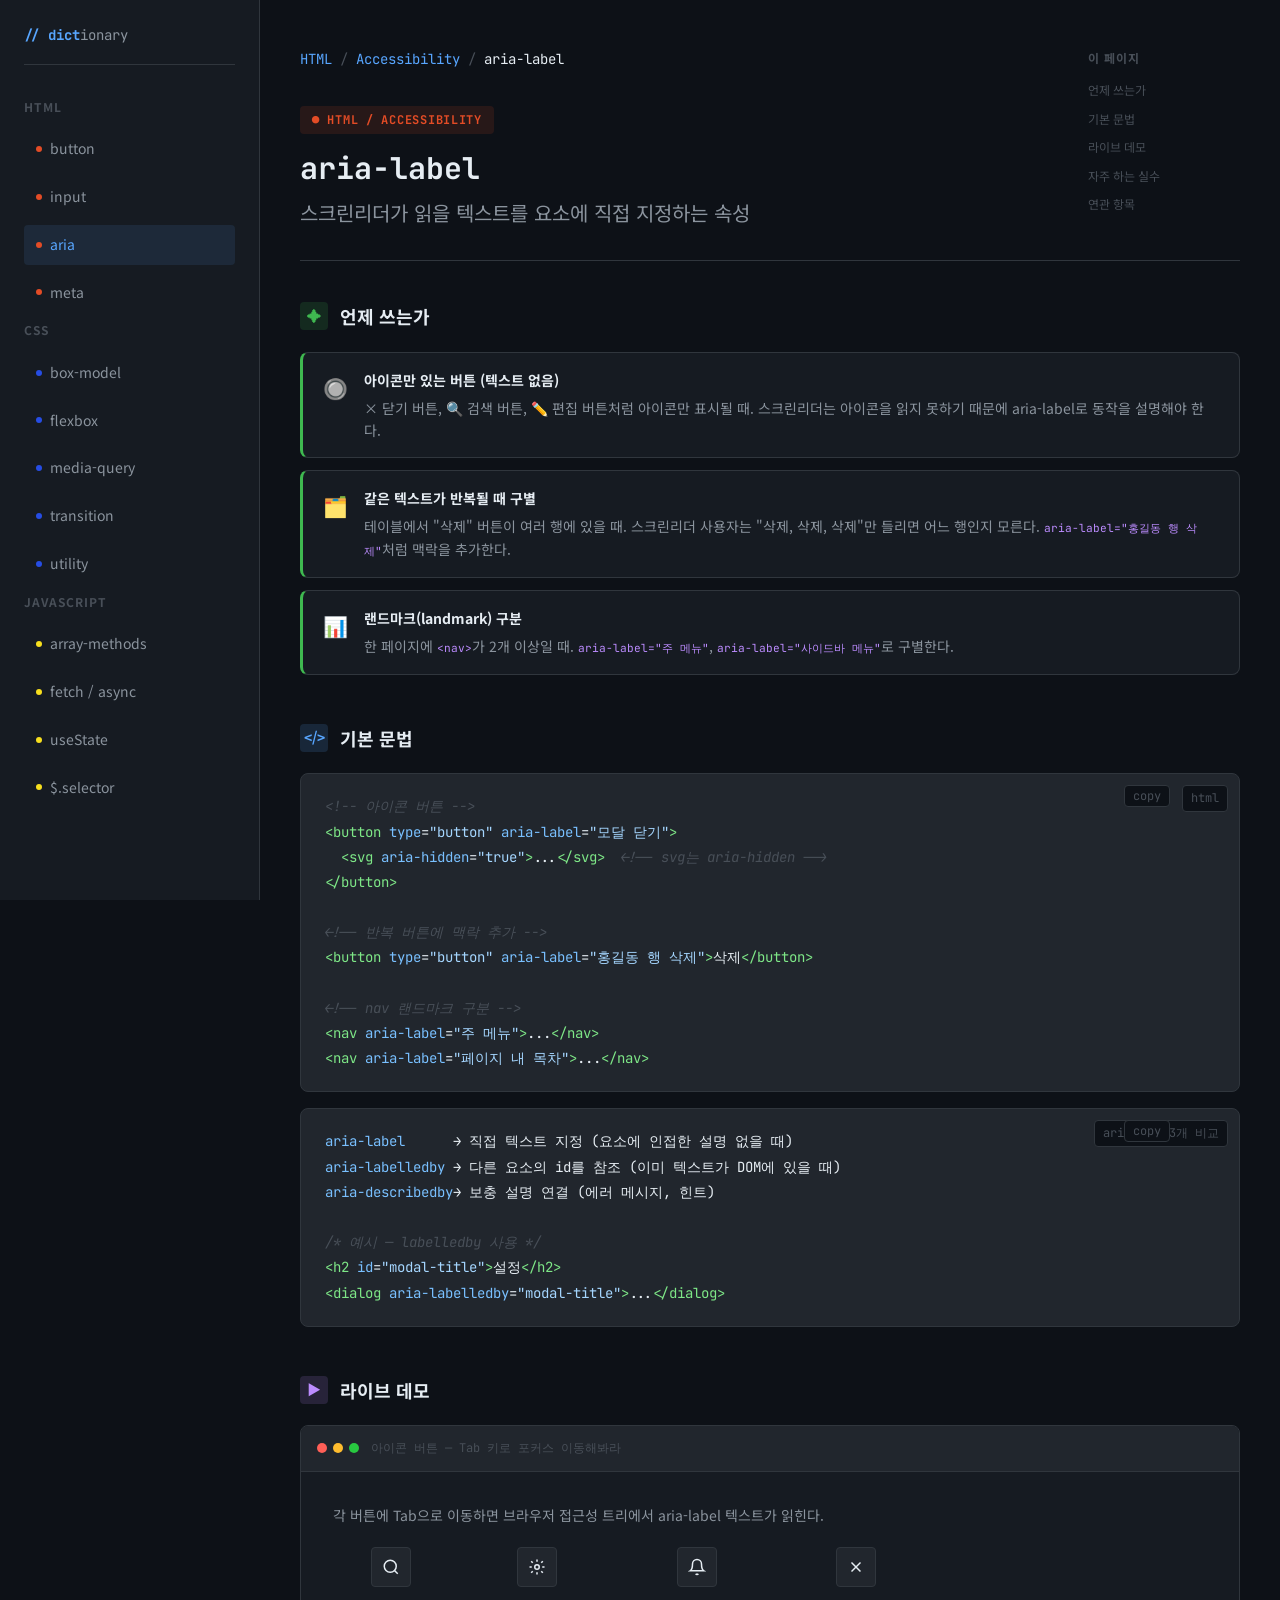
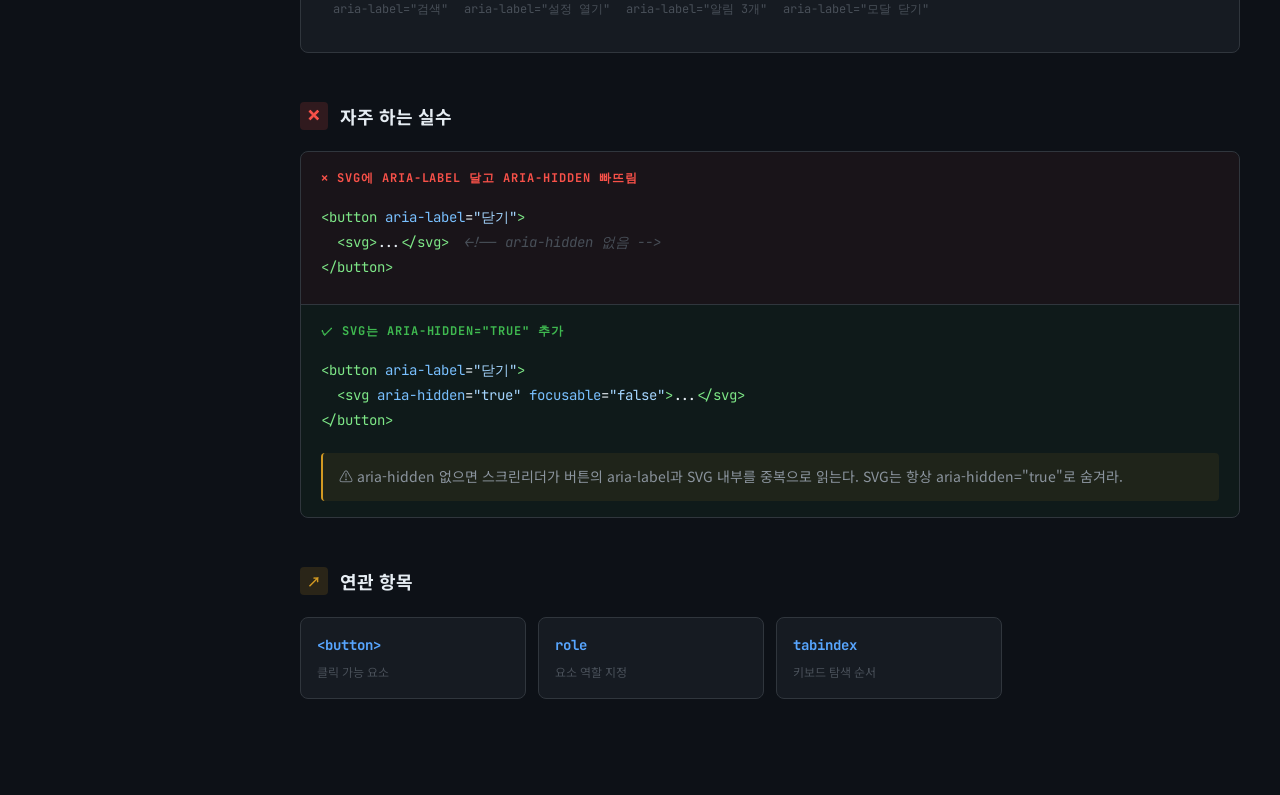
<file: 01_html/03_accessibility/aria-label.html>
<!DOCTYPE html>
<html lang="ko">
<head>
  <meta charset="UTF-8">
  <meta name="viewport" content="width=device-width, initial-scale=1.0">
  <title>DICT | aria-label</title>
  <link rel="preconnect" href="https://fonts.googleapis.com">
  <link href="https://fonts.googleapis.com/css2?family=JetBrains+Mono:wght@400;700&family=Noto+Sans+KR:wght@400;500;700&display=swap" rel="stylesheet">
  <link rel="stylesheet" href="../../00_assets/css/variables.css">
  <link rel="stylesheet" href="../../00_assets/css/reset.css">
  <link rel="stylesheet" href="../../00_assets/css/entry.css">
  <style>
    .attr-compare {
      display: grid;
      grid-template-columns: 1fr 1fr 1fr;
      gap: var(--space-3);
      margin-bottom: var(--space-5);
    }
    @media(max-width:640px){ .attr-compare { grid-template-columns: 1fr; } }
    .attr-card {
      background: var(--bg-elevated);
      border: 1px solid var(--border-default);
      border-radius: var(--radius-md);
      padding: var(--space-4);
    }
    .attr-card-name {
      font-family: var(--font-mono);
      font-size: var(--text-xs);
      color: var(--accent-purple);
      font-weight: var(--weight-bold);
      margin-bottom: var(--space-2);
    }
    .attr-card-desc {
      font-size: var(--text-xs);
      color: var(--text-secondary);
      line-height: 1.6;
    }
    .demo-icon-row {
      display: flex;
      gap: var(--space-4);
      flex-wrap: wrap;
      align-items: center;
    }
    .icon-btn {
      width: 40px;
      height: 40px;
      display: flex;
      align-items: center;
      justify-content: center;
      background: var(--bg-elevated);
      border: 1px solid var(--border-default);
      border-radius: var(--radius-sm);
      color: var(--text-primary);
      cursor: pointer;
      transition: border-color var(--transition-fast);
      position: relative;
    }
    .icon-btn:hover { border-color: var(--accent-blue); }
    .icon-btn:focus {
      outline: 2px solid var(--accent-blue);
      outline-offset: 2px;
    }
    .icon-btn-label {
      font-family: var(--font-mono);
      font-size: var(--text-xs);
      color: var(--text-muted);
      text-align: center;
      margin-top: var(--space-2);
    }
    .icon-btn-wrap {
      display: flex;
      flex-direction: column;
      align-items: center;
      gap: var(--space-1);
    }
  </style>
</head>
<body>

<div class="page-wrapper">
  <aside class="sidebar" id="sidebar"></aside>
  <main class="main-content">

    <nav class="breadcrumb">
      <a href="#">HTML</a><span>/</span>
      <a href="#">Accessibility</a><span>/</span>
      <span style="color:var(--text-primary)">aria-label</span>
    </nav>

    <header class="entry-header">
      <div class="entry-category-tag" style="background:rgba(227,76,38,0.12);color:var(--cat-html);">
        ● HTML / Accessibility
      </div>
      <h1 class="entry-title">aria-label</h1>
      <p class="entry-definition">스크린리더가 읽을 텍스트를 요소에 직접 지정하는 속성</p>
    </header>

    <section class="entry-section" id="when" data-toc="언제 쓰는가">
      <h2 class="section-title"><span class="section-icon icon-when">✦</span>언제 쓰는가</h2>
      <div class="when-list">
        <div class="when-item">
          <span class="when-item-icon">🔘</span>
          <div class="when-item-text">
            <strong>아이콘만 있는 버튼 (텍스트 없음)</strong>
            <p>× 닫기 버튼, 🔍 검색 버튼, ✏️ 편집 버튼처럼 아이콘만 표시될 때. 스크린리더는 아이콘을 읽지 못하기 때문에 aria-label로 동작을 설명해야 한다.</p>
          </div>
        </div>
        <div class="when-item">
          <span class="when-item-icon">🗂️</span>
          <div class="when-item-text">
            <strong>같은 텍스트가 반복될 때 구별</strong>
            <p>테이블에서 "삭제" 버튼이 여러 행에 있을 때. 스크린리더 사용자는 "삭제, 삭제, 삭제"만 들리면 어느 행인지 모른다. <code style="font-family:var(--font-mono);font-size:0.8em;color:var(--accent-purple)">aria-label="홍길동 행 삭제"</code>처럼 맥락을 추가한다.</p>
          </div>
        </div>
        <div class="when-item">
          <span class="when-item-icon">📊</span>
          <div class="when-item-text">
            <strong>랜드마크(landmark) 구분</strong>
            <p>한 페이지에 <code style="font-family:var(--font-mono);font-size:0.8em;color:var(--accent-purple)">&lt;nav&gt;</code>가 2개 이상일 때. <code style="font-family:var(--font-mono);font-size:0.8em;color:var(--accent-purple)">aria-label="주 메뉴"</code>, <code style="font-family:var(--font-mono);font-size:0.8em;color:var(--accent-purple)">aria-label="사이드바 메뉴"</code>로 구별한다.</p>
          </div>
        </div>
      </div>
    </section>

    <section class="entry-section" id="syntax" data-toc="기본 문법">
      <h2 class="section-title"><span class="section-icon icon-syntax">&lt;/&gt;</span>기본 문법</h2>

      <div class="code-block-wrapper">
        <div class="code-block-label">html</div>
        <pre class="code-block">
<span class="cm">&lt;!-- 아이콘 버튼 --&gt;</span>
<span class="tag">&lt;button</span> <span class="atr">type</span>=<span class="str">"button"</span> <span class="atr">aria-label</span>=<span class="str">"모달 닫기"</span><span class="tag">&gt;</span>
  <span class="tag">&lt;svg</span> <span class="atr">aria-hidden</span>=<span class="str">"true"</span><span class="tag">&gt;</span>...<span class="tag">&lt;/svg&gt;</span>  <span class="cm">&lt;!-- svg는 aria-hidden --&gt;</span>
<span class="tag">&lt;/button&gt;</span>

<span class="cm">&lt;!-- 반복 버튼에 맥락 추가 --&gt;</span>
<span class="tag">&lt;button</span> <span class="atr">type</span>=<span class="str">"button"</span> <span class="atr">aria-label</span>=<span class="str">"홍길동 행 삭제"</span><span class="tag">&gt;</span>삭제<span class="tag">&lt;/button&gt;</span>

<span class="cm">&lt;!-- nav 랜드마크 구분 --&gt;</span>
<span class="tag">&lt;nav</span> <span class="atr">aria-label</span>=<span class="str">"주 메뉴"</span><span class="tag">&gt;</span>...<span class="tag">&lt;/nav&gt;</span>
<span class="tag">&lt;nav</span> <span class="atr">aria-label</span>=<span class="str">"페이지 내 목차"</span><span class="tag">&gt;</span>...<span class="tag">&lt;/nav&gt;</span></pre>
      </div>

      <div class="code-block-wrapper">
        <div class="code-block-label">aria 속성 3개 비교</div>
        <pre class="code-block">
<span class="atr">aria-label</span>      → 직접 텍스트 지정 (요소에 인접한 설명 없을 때)
<span class="atr">aria-labelledby</span> → 다른 요소의 id를 참조 (이미 텍스트가 DOM에 있을 때)
<span class="atr">aria-describedby</span>→ 보충 설명 연결 (에러 메시지, 힌트)

<span class="cm">/* 예시 — labelledby 사용 */</span>
<span class="tag">&lt;h2</span> <span class="atr">id</span>=<span class="str">"modal-title"</span><span class="tag">&gt;</span>설정<span class="tag">&lt;/h2&gt;</span>
<span class="tag">&lt;dialog</span> <span class="atr">aria-labelledby</span>=<span class="str">"modal-title"</span><span class="tag">&gt;</span>...<span class="tag">&lt;/dialog&gt;</span></pre>
      </div>
    </section>

    <section class="entry-section" id="demo" data-toc="라이브 데모">
      <h2 class="section-title"><span class="section-icon icon-demo">▶</span>라이브 데모</h2>
      <div class="demo-container">
        <div class="demo-toolbar">
          <div class="demo-toolbar-dots">
            <span class="dot-red"></span><span class="dot-yellow"></span><span class="dot-green"></span>
          </div>
          <span class="demo-toolbar-title">아이콘 버튼 — Tab 키로 포커스 이동해봐라</span>
        </div>
        <div class="demo-preview">
          <p style="font-size:var(--text-sm);color:var(--text-secondary);margin-bottom:var(--space-5)">
            각 버튼에 Tab으로 이동하면 브라우저 접근성 트리에서 aria-label 텍스트가 읽힌다.
          </p>
          <div class="demo-icon-row">
            <div class="icon-btn-wrap">
              <button type="button" class="icon-btn" aria-label="검색">
                <svg width="18" height="18" viewBox="0 0 24 24" fill="none" stroke="currentColor" stroke-width="2">
                  <circle cx="11" cy="11" r="8"/><path d="m21 21-4.35-4.35"/>
                </svg>
              </button>
              <span class="icon-btn-label">aria-label="검색"</span>
            </div>
            <div class="icon-btn-wrap">
              <button type="button" class="icon-btn" aria-label="설정 열기">
                <svg width="18" height="18" viewBox="0 0 24 24" fill="none" stroke="currentColor" stroke-width="2">
                  <circle cx="12" cy="12" r="3"/>
                  <path d="M12 2v3M12 19v3M4.22 4.22l2.12 2.12M17.66 17.66l2.12 2.12M2 12h3M19 12h3M4.22 19.78l2.12-2.12M17.66 6.34l2.12-2.12"/>
                </svg>
              </button>
              <span class="icon-btn-label">aria-label="설정 열기"</span>
            </div>
            <div class="icon-btn-wrap">
              <button type="button" class="icon-btn" aria-label="알림 3개">
                <svg width="18" height="18" viewBox="0 0 24 24" fill="none" stroke="currentColor" stroke-width="2">
                  <path d="M18 8A6 6 0 0 0 6 8c0 7-3 9-3 9h18s-3-2-3-9"/>
                  <path d="M13.73 21a2 2 0 0 1-3.46 0"/>
                </svg>
              </button>
              <span class="icon-btn-label">aria-label="알림 3개"</span>
            </div>
            <div class="icon-btn-wrap">
              <button type="button" class="icon-btn" aria-label="모달 닫기">
                <svg width="18" height="18" viewBox="0 0 24 24" fill="none" stroke="currentColor" stroke-width="2">
                  <line x1="18" y1="6" x2="6" y2="18"/><line x1="6" y1="6" x2="18" y2="18"/>
                </svg>
              </button>
              <span class="icon-btn-label">aria-label="모달 닫기"</span>
            </div>
          </div>
        </div>
      </div>
    </section>

    <section class="entry-section" id="mistakes" data-toc="자주 하는 실수">
      <h2 class="section-title"><span class="section-icon icon-mistake">✕</span>자주 하는 실수</h2>
      <div class="mistake-list">
        <div class="mistake-item">
          <div class="mistake-bad">
            <div class="mistake-label label-bad">✕ SVG에 aria-label 달고 aria-hidden 빠뜨림</div>
            <pre class="code-block" style="background:transparent;border:none;padding:var(--space-2) 0;font-size:var(--text-sm);">
<span class="tag">&lt;button</span> <span class="atr">aria-label</span>=<span class="str">"닫기"</span><span class="tag">&gt;</span>
  <span class="tag">&lt;svg&gt;</span>...<span class="tag">&lt;/svg&gt;</span>  <span class="cm">&lt;!-- aria-hidden 없음 --&gt;</span>
<span class="tag">&lt;/button&gt;</span></pre>
          </div>
          <div class="mistake-good">
            <div class="mistake-label label-good">✓ SVG는 aria-hidden="true" 추가</div>
            <pre class="code-block" style="background:transparent;border:none;padding:var(--space-2) 0;font-size:var(--text-sm);">
<span class="tag">&lt;button</span> <span class="atr">aria-label</span>=<span class="str">"닫기"</span><span class="tag">&gt;</span>
  <span class="tag">&lt;svg</span> <span class="atr">aria-hidden</span>=<span class="str">"true"</span> <span class="atr">focusable</span>=<span class="str">"false"</span><span class="tag">&gt;</span>...<span class="tag">&lt;/svg&gt;</span>
<span class="tag">&lt;/button&gt;</span></pre>
            <div class="mistake-explanation">
              ⚠️ aria-hidden 없으면 스크린리더가 버튼의 aria-label과 SVG 내부를 중복으로 읽는다. SVG는 항상 aria-hidden="true"로 숨겨라.
            </div>
          </div>
        </div>
      </div>
    </section>

    <section class="entry-section" id="related" data-toc="연관 항목">
      <h2 class="section-title"><span class="section-icon icon-related">↗</span>연관 항목</h2>
      <div class="related-grid">
        <a href="../01_semantic/button.html" class="related-card">
          <div class="related-card-name">&lt;button&gt;</div>
          <div class="related-card-desc">클릭 가능 요소</div>
        </a>
        <a href="#" class="related-card">
          <div class="related-card-name">role</div>
          <div class="related-card-desc">요소 역할 지정</div>
        </a>
        <a href="#" class="related-card">
          <div class="related-card-name">tabindex</div>
          <div class="related-card-desc">키보드 탐색 순서</div>
        </a>
      </div>
    </section>

  </main>
</div>
<script src="../../00_assets/js/navigation.js"></script>
</body>
</html>
</file>
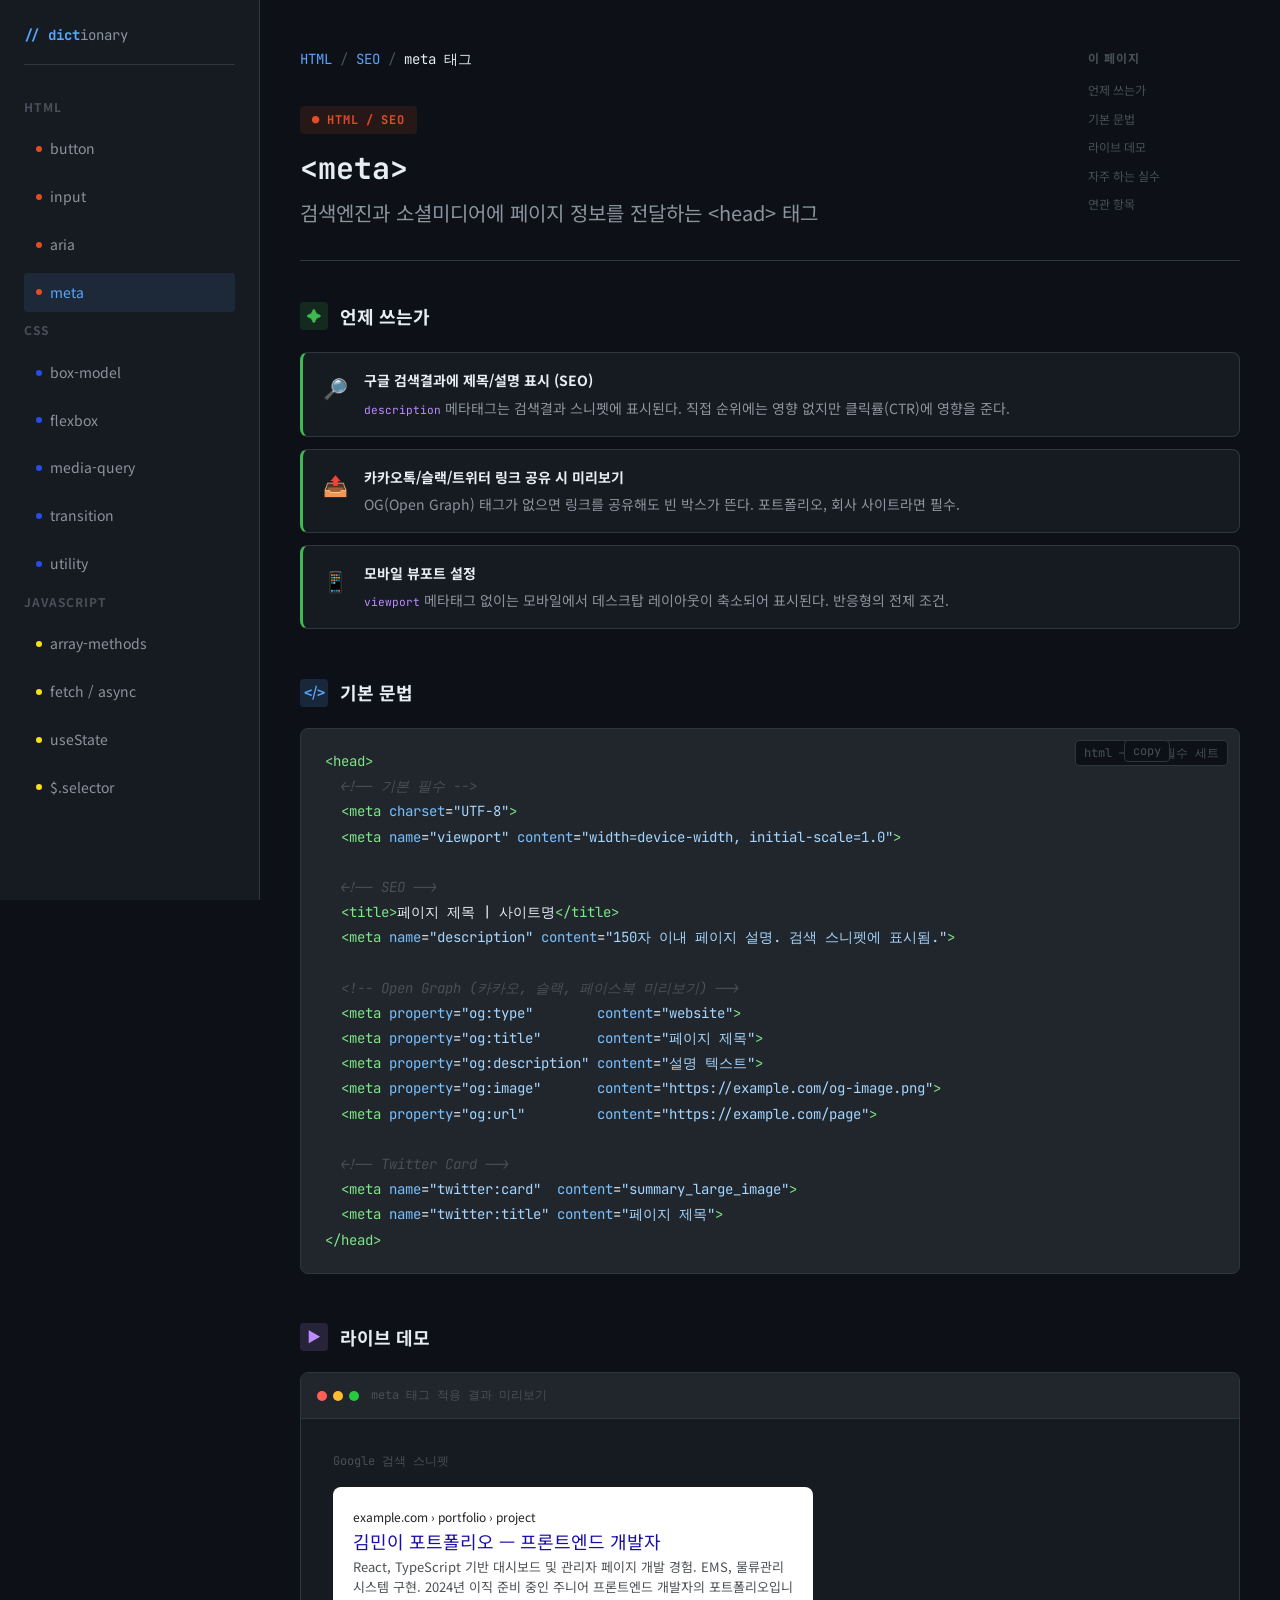
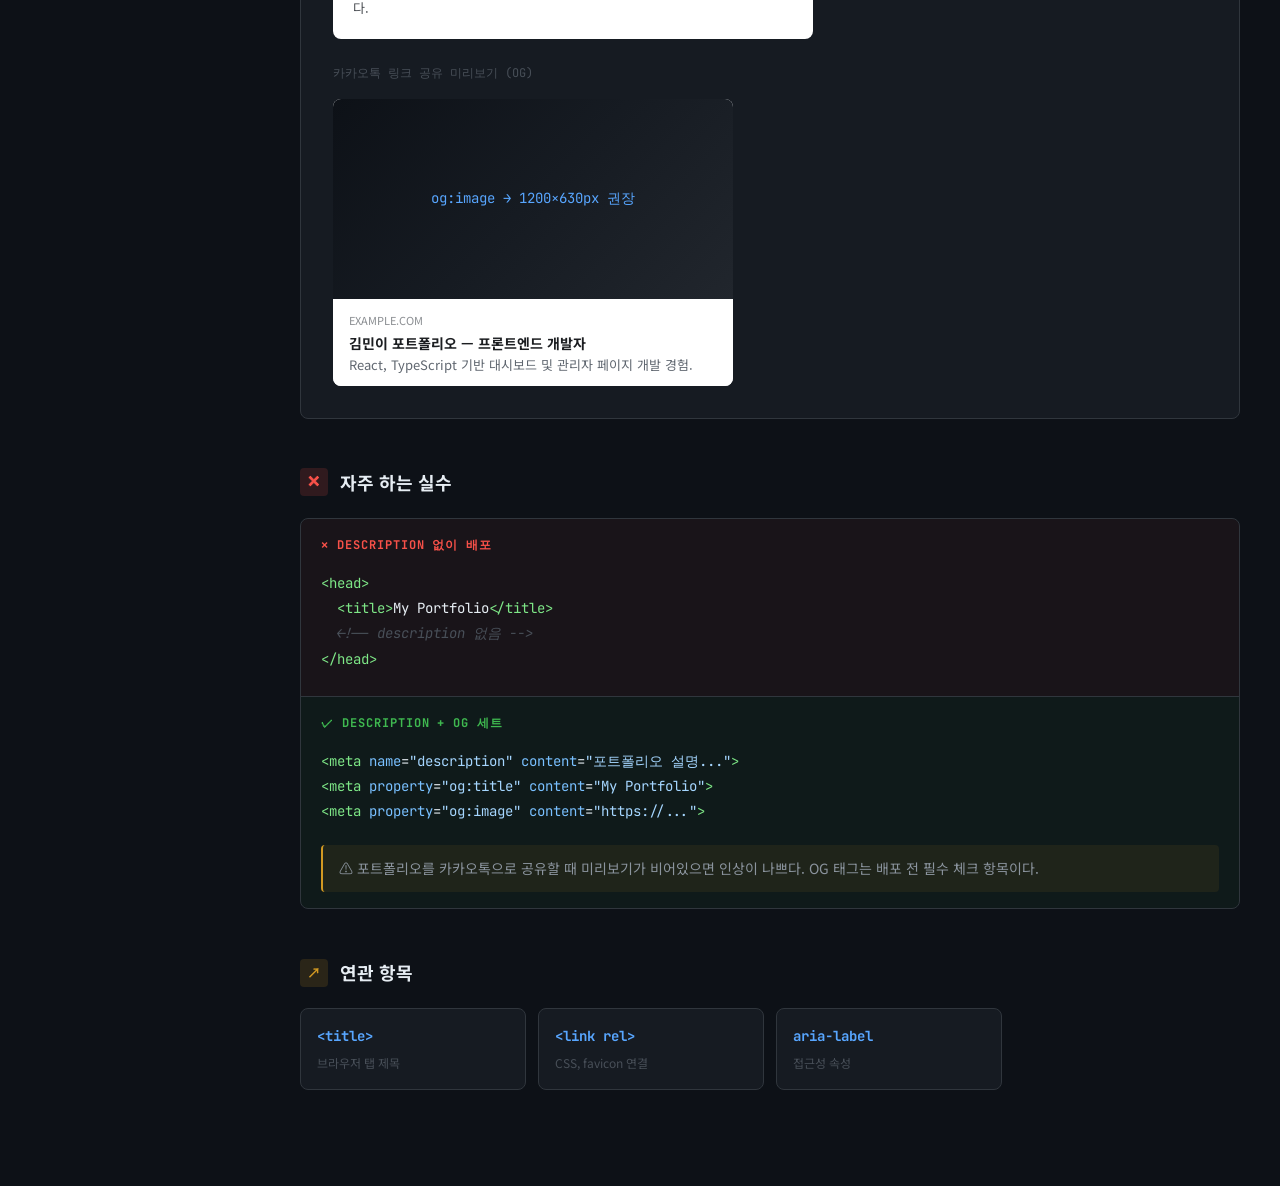
<file: 01_html/04_seo/meta-tags.html>
<!DOCTYPE html>
<html lang="ko">
<head>
  <meta charset="UTF-8">
  <meta name="viewport" content="width=device-width, initial-scale=1.0">
  <title>DICT | meta 태그</title>
  <link rel="preconnect" href="https://fonts.googleapis.com">
  <link href="https://fonts.googleapis.com/css2?family=JetBrains+Mono:wght@400;700&family=Noto+Sans+KR:wght@400;500;700&display=swap" rel="stylesheet">
  <link rel="stylesheet" href="../../00_assets/css/variables.css">
  <link rel="stylesheet" href="../../00_assets/css/reset.css">
  <link rel="stylesheet" href="../../00_assets/css/entry.css">
  <style>
    .serp-preview {
      background: #fff;
      border-radius: var(--radius-md);
      padding: var(--space-5);
      max-width: 480px;
    }
    .serp-url  { font-size: 12px; color: #202124; margin-bottom: 2px; }
    .serp-title{ font-size: 18px; color: #1a0dab; font-weight: 400; margin-bottom: 4px; line-height: 1.3; cursor: pointer; }
    .serp-title:hover { text-decoration: underline; }
    .serp-desc { font-size: 13px; color: #4d5156; line-height: 1.58; }
    .og-preview {
      background: #f0f2f5;
      border-radius: var(--radius-md);
      overflow: hidden;
      max-width: 400px;
    }
    .og-image {
      width: 100%;
      height: 200px;
      background: linear-gradient(135deg, #0d1117 0%, #161b22 50%, #21262d 100%);
      display: flex;
      align-items: center;
      justify-content: center;
      font-family: var(--font-mono);
      color: var(--accent-blue);
      font-size: var(--text-sm);
    }
    .og-content { padding: var(--space-3) var(--space-4); background: #fff; }
    .og-domain  { font-size: 11px; color: #8a8d91; text-transform: uppercase; margin-bottom: 4px; }
    .og-title   { font-size: 14px; font-weight: 700; color: #1c1e21; margin-bottom: 4px; line-height: 1.3; }
    .og-desc    { font-size: 13px; color: #606770; line-height: 1.4; }
  </style>
</head>
<body>

<div class="page-wrapper">
  <aside class="sidebar" id="sidebar"></aside>
  <main class="main-content">

    <nav class="breadcrumb">
      <a href="#">HTML</a><span>/</span>
      <a href="#">SEO</a><span>/</span>
      <span style="color:var(--text-primary)">meta 태그</span>
    </nav>

    <header class="entry-header">
      <div class="entry-category-tag" style="background:rgba(227,76,38,0.12);color:var(--cat-html);">
        ● HTML / SEO
      </div>
      <h1 class="entry-title">&lt;meta&gt;</h1>
      <p class="entry-definition">검색엔진과 소셜미디어에 페이지 정보를 전달하는 &lt;head&gt; 태그</p>
    </header>

    <section class="entry-section" id="when" data-toc="언제 쓰는가">
      <h2 class="section-title"><span class="section-icon icon-when">✦</span>언제 쓰는가</h2>
      <div class="when-list">
        <div class="when-item">
          <span class="when-item-icon">🔎</span>
          <div class="when-item-text">
            <strong>구글 검색결과에 제목/설명 표시 (SEO)</strong>
            <p><code style="font-family:var(--font-mono);font-size:0.8em;color:var(--accent-purple)">description</code> 메타태그는 검색결과 스니펫에 표시된다. 직접 순위에는 영향 없지만 클릭률(CTR)에 영향을 준다.</p>
          </div>
        </div>
        <div class="when-item">
          <span class="when-item-icon">📤</span>
          <div class="when-item-text">
            <strong>카카오톡/슬랙/트위터 링크 공유 시 미리보기</strong>
            <p>OG(Open Graph) 태그가 없으면 링크를 공유해도 빈 박스가 뜬다. 포트폴리오, 회사 사이트라면 필수.</p>
          </div>
        </div>
        <div class="when-item">
          <span class="when-item-icon">📱</span>
          <div class="when-item-text">
            <strong>모바일 뷰포트 설정</strong>
            <p><code style="font-family:var(--font-mono);font-size:0.8em;color:var(--accent-purple)">viewport</code> 메타태그 없이는 모바일에서 데스크탑 레이아웃이 축소되어 표시된다. 반응형의 전제 조건.</p>
          </div>
        </div>
      </div>
    </section>

    <section class="entry-section" id="syntax" data-toc="기본 문법">
      <h2 class="section-title"><span class="section-icon icon-syntax">&lt;/&gt;</span>기본 문법</h2>
      <div class="code-block-wrapper">
        <div class="code-block-label">html — 실무 필수 세트</div>
        <pre class="code-block">
<span class="tag">&lt;head&gt;</span>
  <span class="cm">&lt;!-- 기본 필수 --&gt;</span>
  <span class="tag">&lt;meta</span> <span class="atr">charset</span>=<span class="str">"UTF-8"</span><span class="tag">&gt;</span>
  <span class="tag">&lt;meta</span> <span class="atr">name</span>=<span class="str">"viewport"</span> <span class="atr">content</span>=<span class="str">"width=device-width, initial-scale=1.0"</span><span class="tag">&gt;</span>

  <span class="cm">&lt;!-- SEO --&gt;</span>
  <span class="tag">&lt;title&gt;</span>페이지 제목 | 사이트명<span class="tag">&lt;/title&gt;</span>
  <span class="tag">&lt;meta</span> <span class="atr">name</span>=<span class="str">"description"</span> <span class="atr">content</span>=<span class="str">"150자 이내 페이지 설명. 검색 스니펫에 표시됨."</span><span class="tag">&gt;</span>

  <span class="cm">&lt;!-- Open Graph (카카오, 슬랙, 페이스북 미리보기) --&gt;</span>
  <span class="tag">&lt;meta</span> <span class="atr">property</span>=<span class="str">"og:type"</span>        <span class="atr">content</span>=<span class="str">"website"</span><span class="tag">&gt;</span>
  <span class="tag">&lt;meta</span> <span class="atr">property</span>=<span class="str">"og:title"</span>       <span class="atr">content</span>=<span class="str">"페이지 제목"</span><span class="tag">&gt;</span>
  <span class="tag">&lt;meta</span> <span class="atr">property</span>=<span class="str">"og:description"</span> <span class="atr">content</span>=<span class="str">"설명 텍스트"</span><span class="tag">&gt;</span>
  <span class="tag">&lt;meta</span> <span class="atr">property</span>=<span class="str">"og:image"</span>       <span class="atr">content</span>=<span class="str">"https://example.com/og-image.png"</span><span class="tag">&gt;</span>
  <span class="tag">&lt;meta</span> <span class="atr">property</span>=<span class="str">"og:url"</span>         <span class="atr">content</span>=<span class="str">"https://example.com/page"</span><span class="tag">&gt;</span>

  <span class="cm">&lt;!-- Twitter Card --&gt;</span>
  <span class="tag">&lt;meta</span> <span class="atr">name</span>=<span class="str">"twitter:card"</span>  <span class="atr">content</span>=<span class="str">"summary_large_image"</span><span class="tag">&gt;</span>
  <span class="tag">&lt;meta</span> <span class="atr">name</span>=<span class="str">"twitter:title"</span> <span class="atr">content</span>=<span class="str">"페이지 제목"</span><span class="tag">&gt;</span>
<span class="tag">&lt;/head&gt;</span></pre>
      </div>
    </section>

    <section class="entry-section" id="demo" data-toc="라이브 데모">
      <h2 class="section-title"><span class="section-icon icon-demo">▶</span>라이브 데모</h2>
      <div class="demo-container">
        <div class="demo-toolbar">
          <div class="demo-toolbar-dots">
            <span class="dot-red"></span><span class="dot-yellow"></span><span class="dot-green"></span>
          </div>
          <span class="demo-toolbar-title">meta 태그 적용 결과 미리보기</span>
        </div>
        <div class="demo-preview">
          <p style="font-size:var(--text-xs);color:var(--text-muted);margin-bottom:var(--space-4);font-family:var(--font-mono);">Google 검색 스니펫</p>
          <div class="serp-preview" style="margin-bottom:var(--space-6)">
            <div class="serp-url">example.com › portfolio › project</div>
            <div class="serp-title">김민이 포트폴리오 — 프론트엔드 개발자</div>
            <div class="serp-desc">React, TypeScript 기반 대시보드 및 관리자 페이지 개발 경험. EMS, 물류관리 시스템 구현. 2024년 이직 준비 중인 주니어 프론트엔드 개발자의 포트폴리오입니다.</div>
          </div>

          <p style="font-size:var(--text-xs);color:var(--text-muted);margin-bottom:var(--space-4);font-family:var(--font-mono);">카카오톡 링크 공유 미리보기 (OG)</p>
          <div class="og-preview">
            <div class="og-image">og:image → 1200×630px 권장</div>
            <div class="og-content">
              <div class="og-domain">example.com</div>
              <div class="og-title">김민이 포트폴리오 — 프론트엔드 개발자</div>
              <div class="og-desc">React, TypeScript 기반 대시보드 및 관리자 페이지 개발 경험.</div>
            </div>
          </div>
        </div>
      </div>
    </section>

    <section class="entry-section" id="mistakes" data-toc="자주 하는 실수">
      <h2 class="section-title"><span class="section-icon icon-mistake">✕</span>자주 하는 실수</h2>
      <div class="mistake-list">
        <div class="mistake-item">
          <div class="mistake-bad">
            <div class="mistake-label label-bad">✕ description 없이 배포</div>
            <pre class="code-block" style="background:transparent;border:none;padding:var(--space-2) 0;font-size:var(--text-sm);">
<span class="tag">&lt;head&gt;</span>
  <span class="tag">&lt;title&gt;</span>My Portfolio<span class="tag">&lt;/title&gt;</span>
  <span class="cm">&lt;!-- description 없음 --&gt;</span>
<span class="tag">&lt;/head&gt;</span></pre>
          </div>
          <div class="mistake-good">
            <div class="mistake-label label-good">✓ description + OG 세트</div>
            <pre class="code-block" style="background:transparent;border:none;padding:var(--space-2) 0;font-size:var(--text-sm);">
<span class="tag">&lt;meta</span> <span class="atr">name</span>=<span class="str">"description"</span> <span class="atr">content</span>=<span class="str">"포트폴리오 설명..."</span><span class="tag">&gt;</span>
<span class="tag">&lt;meta</span> <span class="atr">property</span>=<span class="str">"og:title"</span> <span class="atr">content</span>=<span class="str">"My Portfolio"</span><span class="tag">&gt;</span>
<span class="tag">&lt;meta</span> <span class="atr">property</span>=<span class="str">"og:image"</span> <span class="atr">content</span>=<span class="str">"https://..."</span><span class="tag">&gt;</span></pre>
            <div class="mistake-explanation">
              ⚠️ 포트폴리오를 카카오톡으로 공유할 때 미리보기가 비어있으면 인상이 나쁘다. OG 태그는 배포 전 필수 체크 항목이다.
            </div>
          </div>
        </div>
      </div>
    </section>

    <section class="entry-section" id="related" data-toc="연관 항목">
      <h2 class="section-title"><span class="section-icon icon-related">↗</span>연관 항목</h2>
      <div class="related-grid">
        <a href="#" class="related-card">
          <div class="related-card-name">&lt;title&gt;</div>
          <div class="related-card-desc">브라우저 탭 제목</div>
        </a>
        <a href="#" class="related-card">
          <div class="related-card-name">&lt;link rel&gt;</div>
          <div class="related-card-desc">CSS, favicon 연결</div>
        </a>
        <a href="../03_accessibility/aria-label.html" class="related-card">
          <div class="related-card-name">aria-label</div>
          <div class="related-card-desc">접근성 속성</div>
        </a>
      </div>
    </section>

  </main>
</div>
<script src="../../00_assets/js/navigation.js"></script>
</body>
</html>
</file>
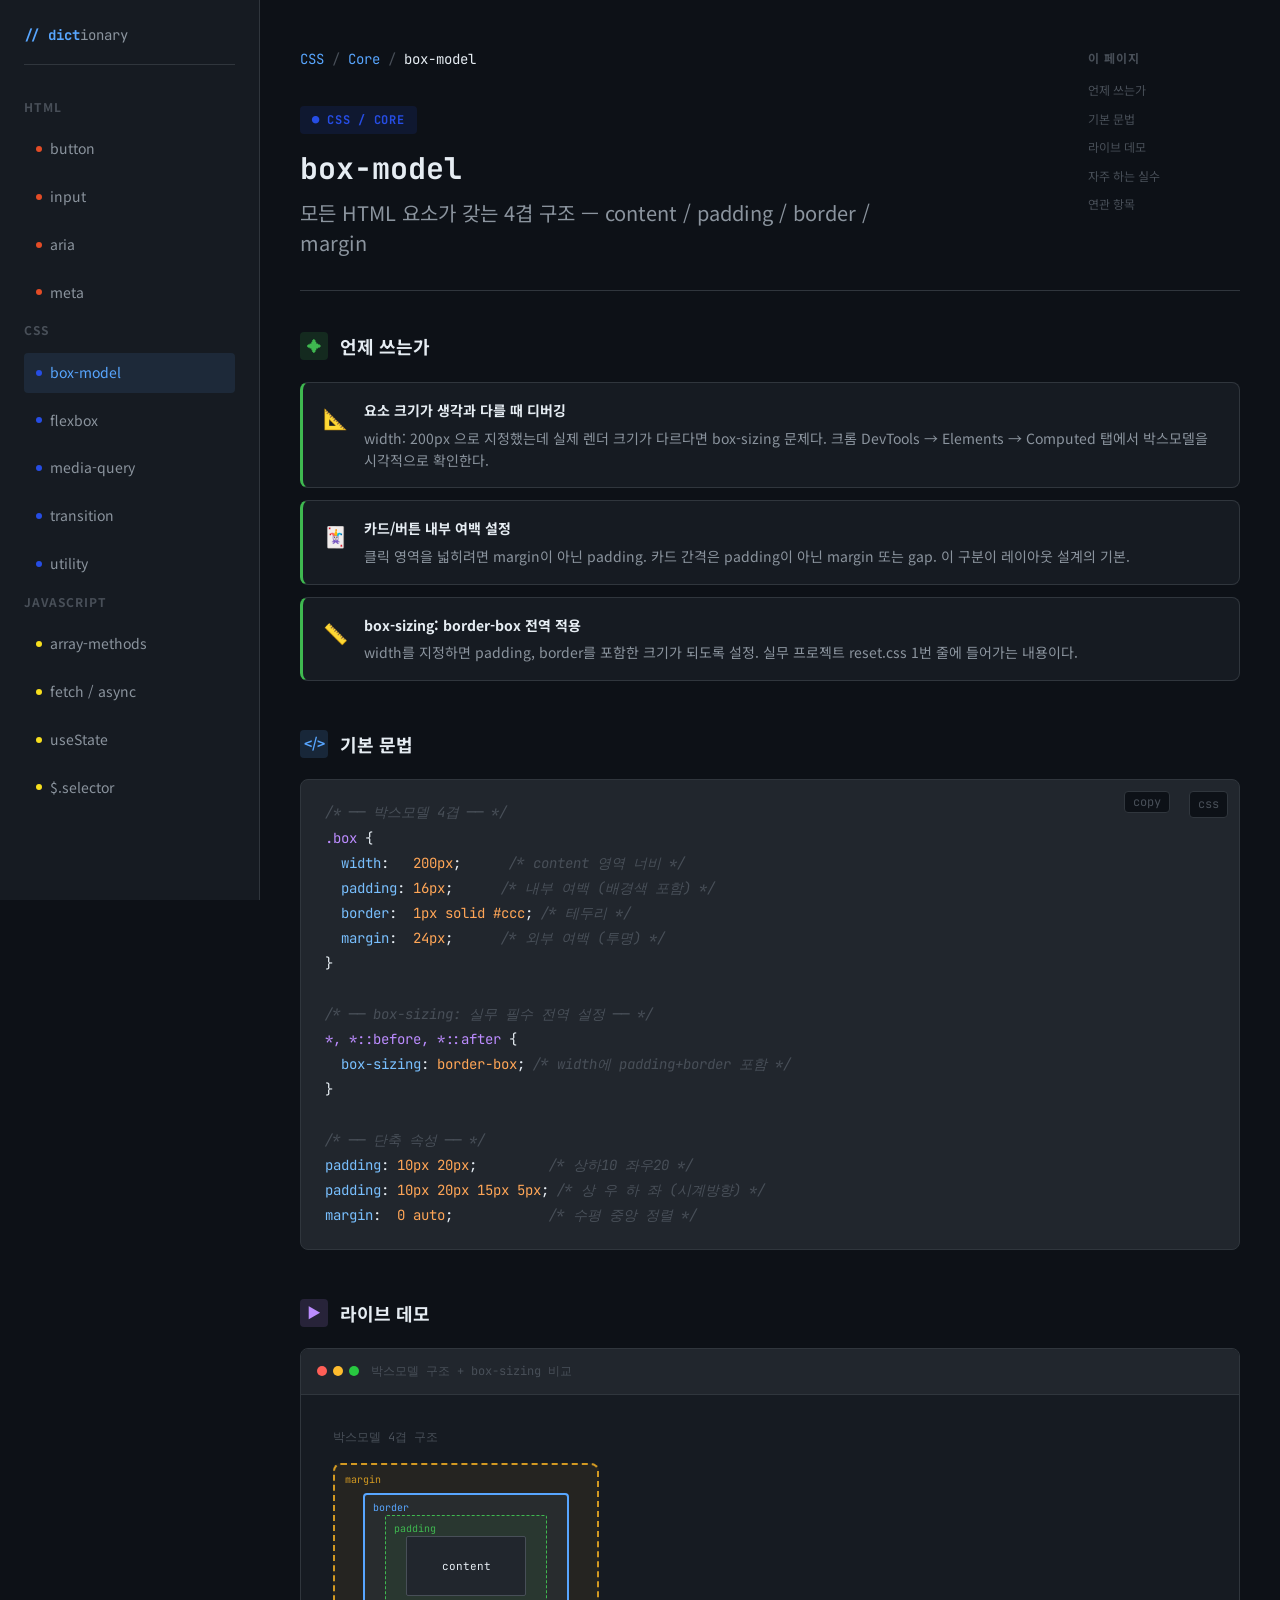
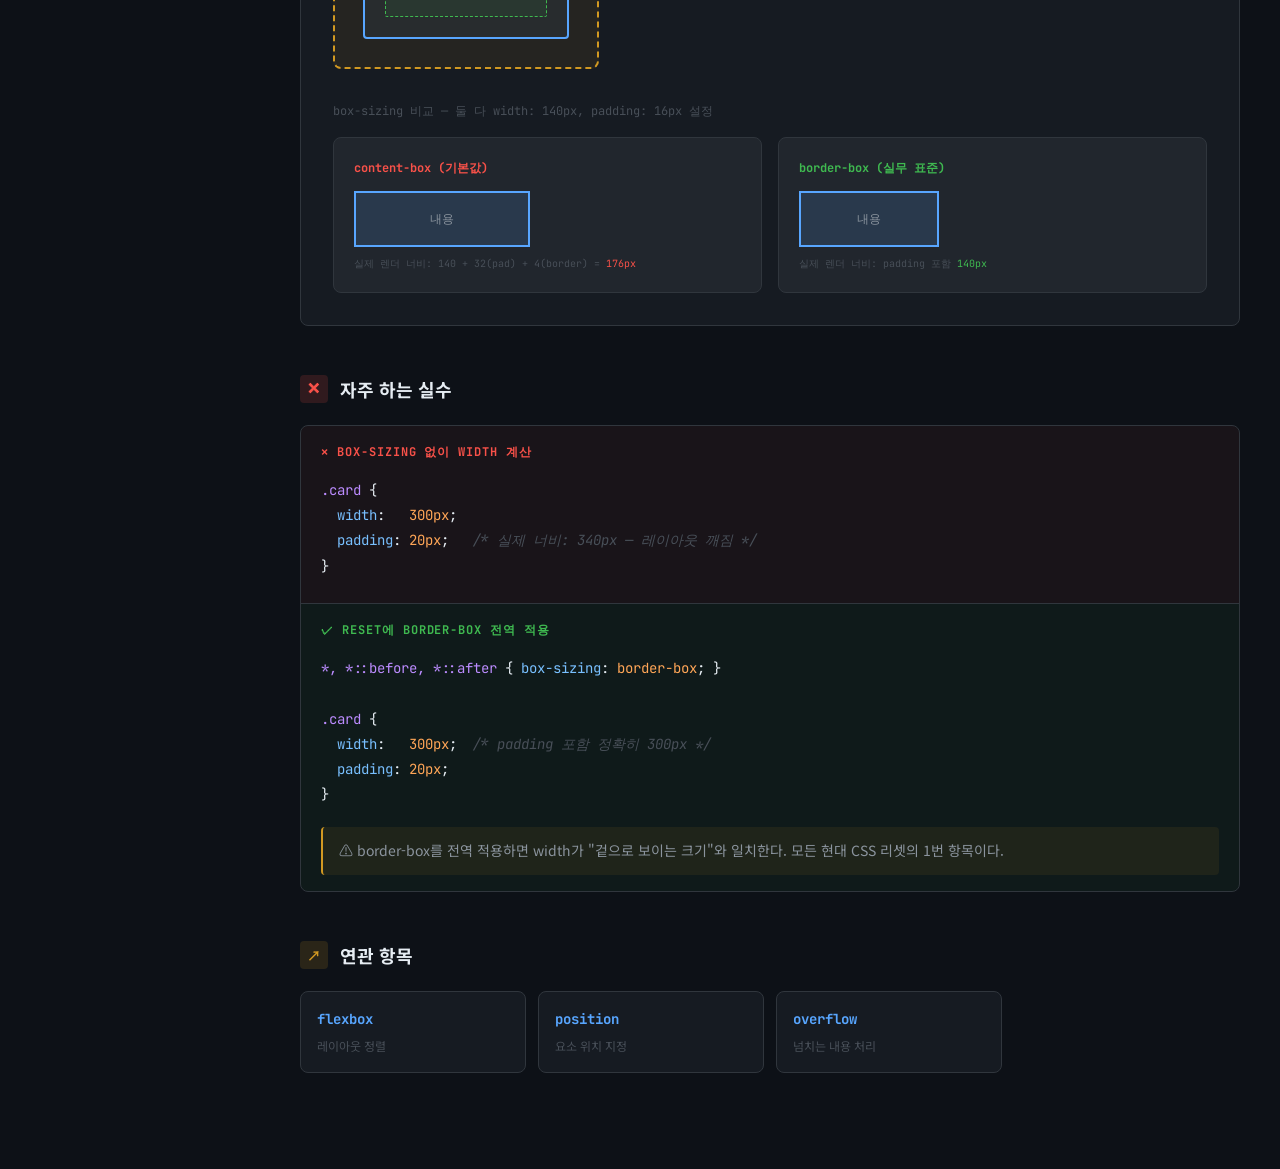
<file: 02_css/01_core/box-model.html>
<!DOCTYPE html>
<html lang="ko">
<head>
  <meta charset="UTF-8">
  <meta name="viewport" content="width=device-width, initial-scale=1.0">
  <title>DICT | box-model</title>
  <link rel="preconnect" href="https://fonts.googleapis.com">
  <link href="https://fonts.googleapis.com/css2?family=JetBrains+Mono:wght@400;700&family=Noto+Sans+KR:wght@400;500;700&display=swap" rel="stylesheet">
  <link rel="stylesheet" href="../../00_assets/css/variables.css">
  <link rel="stylesheet" href="../../00_assets/css/reset.css">
  <link rel="stylesheet" href="../../00_assets/css/entry.css">
  <style>
    /* 박스모델 다이어그램 */
    .box-diagram {
      display: inline-flex;
      flex-direction: column;
      align-items: center;
      justify-content: center;
      padding: 28px;
      background: rgba(210,153,34,0.08);
      border: 2px dashed var(--accent-yellow);
      border-radius: var(--radius-md);
      position: relative;
      font-family: var(--font-mono);
      font-size: var(--text-xs);
    }
    .box-margin-label {
      position: absolute;
      top: 6px; left: 10px;
      color: var(--accent-yellow);
      font-size: 10px;
    }
    .box-border {
      padding: 20px;
      background: rgba(88,166,255,0.06);
      border: 2px solid var(--accent-blue);
      border-radius: var(--radius-sm);
      position: relative;
    }
    .box-border-label {
      position: absolute;
      top: 4px; left: 8px;
      color: var(--accent-blue);
      font-size: 10px;
    }
    .box-padding {
      padding: 20px;
      background: rgba(63,185,80,0.08);
      border: 1px dashed var(--accent-green);
      border-radius: 2px;
      position: relative;
    }
    .box-padding-label {
      position: absolute;
      top: 4px; left: 8px;
      color: var(--accent-green);
      font-size: 10px;
    }
    .box-content {
      width: 120px;
      height: 60px;
      background: var(--bg-elevated);
      border: 1px solid var(--border-strong);
      border-radius: 2px;
      display: flex;
      align-items: center;
      justify-content: center;
      color: var(--text-primary);
      font-size: 11px;
    }
    .compare-grid {
      display: grid;
      grid-template-columns: 1fr 1fr;
      gap: var(--space-4);
    }
    @media(max-width:520px) { .compare-grid { grid-template-columns: 1fr; } }
    .compare-card {
      background: var(--bg-elevated);
      border: 1px solid var(--border-default);
      border-radius: var(--radius-md);
      padding: var(--space-5);
    }
    .compare-title {
      font-family: var(--font-mono);
      font-size: var(--text-xs);
      font-weight: var(--weight-bold);
      margin-bottom: var(--space-3);
    }
    .demo-box {
      background: rgba(88,166,255,0.15);
      border: 2px solid var(--accent-blue);
      font-size: var(--text-xs);
      font-family: var(--font-mono);
      color: var(--text-secondary);
      text-align: center;
      padding: 16px;
      margin-bottom: var(--space-2);
    }
    .demo-box.content-box {
      box-sizing: content-box;
      width: 140px;
    }
    .demo-box.border-box {
      box-sizing: border-box;
      width: 140px;
    }
    .size-note {
      font-size: 10px;
      color: var(--text-muted);
      font-family: var(--font-mono);
    }
  </style>
</head>
<body>

<div class="page-wrapper">
  <aside class="sidebar" id="sidebar"></aside>
  <main class="main-content">

    <nav class="breadcrumb">
      <a href="#">CSS</a><span>/</span>
      <a href="#">Core</a><span>/</span>
      <span style="color:var(--text-primary)">box-model</span>
    </nav>

    <header class="entry-header">
      <div class="entry-category-tag" style="background:rgba(38,77,228,0.12);color:var(--cat-css);">
        ● CSS / Core
      </div>
      <h1 class="entry-title">box-model</h1>
      <p class="entry-definition">모든 HTML 요소가 갖는 4겹 구조 — content / padding / border / margin</p>
    </header>

    <section class="entry-section" id="when" data-toc="언제 쓰는가">
      <h2 class="section-title"><span class="section-icon icon-when">✦</span>언제 쓰는가</h2>
      <div class="when-list">
        <div class="when-item">
          <span class="when-item-icon">📐</span>
          <div class="when-item-text">
            <strong>요소 크기가 생각과 다를 때 디버깅</strong>
            <p>width: 200px 으로 지정했는데 실제 렌더 크기가 다르다면 box-sizing 문제다. 크롬 DevTools → Elements → Computed 탭에서 박스모델을 시각적으로 확인한다.</p>
          </div>
        </div>
        <div class="when-item">
          <span class="when-item-icon">🃏</span>
          <div class="when-item-text">
            <strong>카드/버튼 내부 여백 설정</strong>
            <p>클릭 영역을 넓히려면 margin이 아닌 padding. 카드 간격은 padding이 아닌 margin 또는 gap. 이 구분이 레이아웃 설계의 기본.</p>
          </div>
        </div>
        <div class="when-item">
          <span class="when-item-icon">📏</span>
          <div class="when-item-text">
            <strong>box-sizing: border-box 전역 적용</strong>
            <p>width를 지정하면 padding, border를 포함한 크기가 되도록 설정. 실무 프로젝트 reset.css 1번 줄에 들어가는 내용이다.</p>
          </div>
        </div>
      </div>
    </section>

    <section class="entry-section" id="syntax" data-toc="기본 문법">
      <h2 class="section-title"><span class="section-icon icon-syntax">&lt;/&gt;</span>기본 문법</h2>
      <div class="code-block-wrapper">
        <div class="code-block-label">css</div>
        <pre class="code-block">
<span class="cm">/* ── 박스모델 4겹 ── */</span>
<span class="sel">.box</span> {
  <span class="prp">width</span>:   <span class="val">200px</span>;      <span class="cm">/* content 영역 너비 */</span>
  <span class="prp">padding</span>: <span class="val">16px</span>;      <span class="cm">/* 내부 여백 (배경색 포함) */</span>
  <span class="prp">border</span>:  <span class="val">1px solid #ccc</span>; <span class="cm">/* 테두리 */</span>
  <span class="prp">margin</span>:  <span class="val">24px</span>;      <span class="cm">/* 외부 여백 (투명) */</span>
}

<span class="cm">/* ── box-sizing: 실무 필수 전역 설정 ── */</span>
<span class="sel">*, *::before, *::after</span> {
  <span class="prp">box-sizing</span>: <span class="val">border-box</span>; <span class="cm">/* width에 padding+border 포함 */</span>
}

<span class="cm">/* ── 단축 속성 ── */</span>
<span class="prp">padding</span>: <span class="val">10px 20px</span>;         <span class="cm">/* 상하10 좌우20 */</span>
<span class="prp">padding</span>: <span class="val">10px 20px 15px 5px</span>; <span class="cm">/* 상 우 하 좌 (시계방향) */</span>
<span class="prp">margin</span>:  <span class="val">0 auto</span>;            <span class="cm">/* 수평 중앙 정렬 */</span></pre>
      </div>
    </section>

    <section class="entry-section" id="demo" data-toc="라이브 데모">
      <h2 class="section-title"><span class="section-icon icon-demo">▶</span>라이브 데모</h2>
      <div class="demo-container">
        <div class="demo-toolbar">
          <div class="demo-toolbar-dots">
            <span class="dot-red"></span><span class="dot-yellow"></span><span class="dot-green"></span>
          </div>
          <span class="demo-toolbar-title">박스모델 구조 + box-sizing 비교</span>
        </div>
        <div class="demo-preview">

          <!-- 박스모델 다이어그램 -->
          <p style="font-size:var(--text-xs);color:var(--text-muted);margin-bottom:var(--space-4);font-family:var(--font-mono)">박스모델 4겹 구조</p>
          <div class="box-diagram" style="margin-bottom:var(--space-8)">
            <span class="box-margin-label">margin</span>
            <div class="box-border">
              <span class="box-border-label">border</span>
              <div class="box-padding">
                <span class="box-padding-label">padding</span>
                <div class="box-content">content</div>
              </div>
            </div>
          </div>

          <!-- box-sizing 비교 -->
          <p style="font-size:var(--text-xs);color:var(--text-muted);margin-bottom:var(--space-4);font-family:var(--font-mono)">box-sizing 비교 — 둘 다 width: 140px, padding: 16px 설정</p>
          <div class="compare-grid">
            <div class="compare-card">
              <div class="compare-title" style="color:var(--accent-red)">content-box (기본값)</div>
              <div class="demo-box content-box" style="box-sizing:content-box;width:140px;padding:16px">내용</div>
              <div class="size-note">실제 렌더 너비: 140 + 32(pad) + 4(border) = <span style="color:var(--accent-red)">176px</span></div>
            </div>
            <div class="compare-card">
              <div class="compare-title" style="color:var(--accent-green)">border-box (실무 표준)</div>
              <div class="demo-box border-box" style="box-sizing:border-box;width:140px;padding:16px">내용</div>
              <div class="size-note">실제 렌더 너비: padding 포함 <span style="color:var(--accent-green)">140px</span></div>
            </div>
          </div>
        </div>
      </div>
    </section>

    <section class="entry-section" id="mistakes" data-toc="자주 하는 실수">
      <h2 class="section-title"><span class="section-icon icon-mistake">✕</span>자주 하는 실수</h2>
      <div class="mistake-list">
        <div class="mistake-item">
          <div class="mistake-bad">
            <div class="mistake-label label-bad">✕ box-sizing 없이 width 계산</div>
            <pre class="code-block" style="background:transparent;border:none;padding:var(--space-2) 0;font-size:var(--text-sm);">
<span class="sel">.card</span> {
  <span class="prp">width</span>:   <span class="val">300px</span>;
  <span class="prp">padding</span>: <span class="val">20px</span>;   <span class="cm">/* 실제 너비: 340px — 레이아웃 깨짐 */</span>
}</pre>
          </div>
          <div class="mistake-good">
            <div class="mistake-label label-good">✓ reset에 border-box 전역 적용</div>
            <pre class="code-block" style="background:transparent;border:none;padding:var(--space-2) 0;font-size:var(--text-sm);">
<span class="sel">*, *::before, *::after</span> { <span class="prp">box-sizing</span>: <span class="val">border-box</span>; }

<span class="sel">.card</span> {
  <span class="prp">width</span>:   <span class="val">300px</span>;  <span class="cm">/* padding 포함 정확히 300px */</span>
  <span class="prp">padding</span>: <span class="val">20px</span>;
}</pre>
            <div class="mistake-explanation">
              ⚠️ border-box를 전역 적용하면 width가 "겉으로 보이는 크기"와 일치한다. 모든 현대 CSS 리셋의 1번 항목이다.
            </div>
          </div>
        </div>
      </div>
    </section>

    <section class="entry-section" id="related" data-toc="연관 항목">
      <h2 class="section-title"><span class="section-icon icon-related">↗</span>연관 항목</h2>
      <div class="related-grid">
        <a href="../02_layout/flexbox.html" class="related-card">
          <div class="related-card-name">flexbox</div>
          <div class="related-card-desc">레이아웃 정렬</div>
        </a>
        <a href="#" class="related-card">
          <div class="related-card-name">position</div>
          <div class="related-card-desc">요소 위치 지정</div>
        </a>
        <a href="#" class="related-card">
          <div class="related-card-name">overflow</div>
          <div class="related-card-desc">넘치는 내용 처리</div>
        </a>
      </div>
    </section>

  </main>
</div>
<script src="../../00_assets/js/navigation.js"></script>
</body>
</html>
</file>
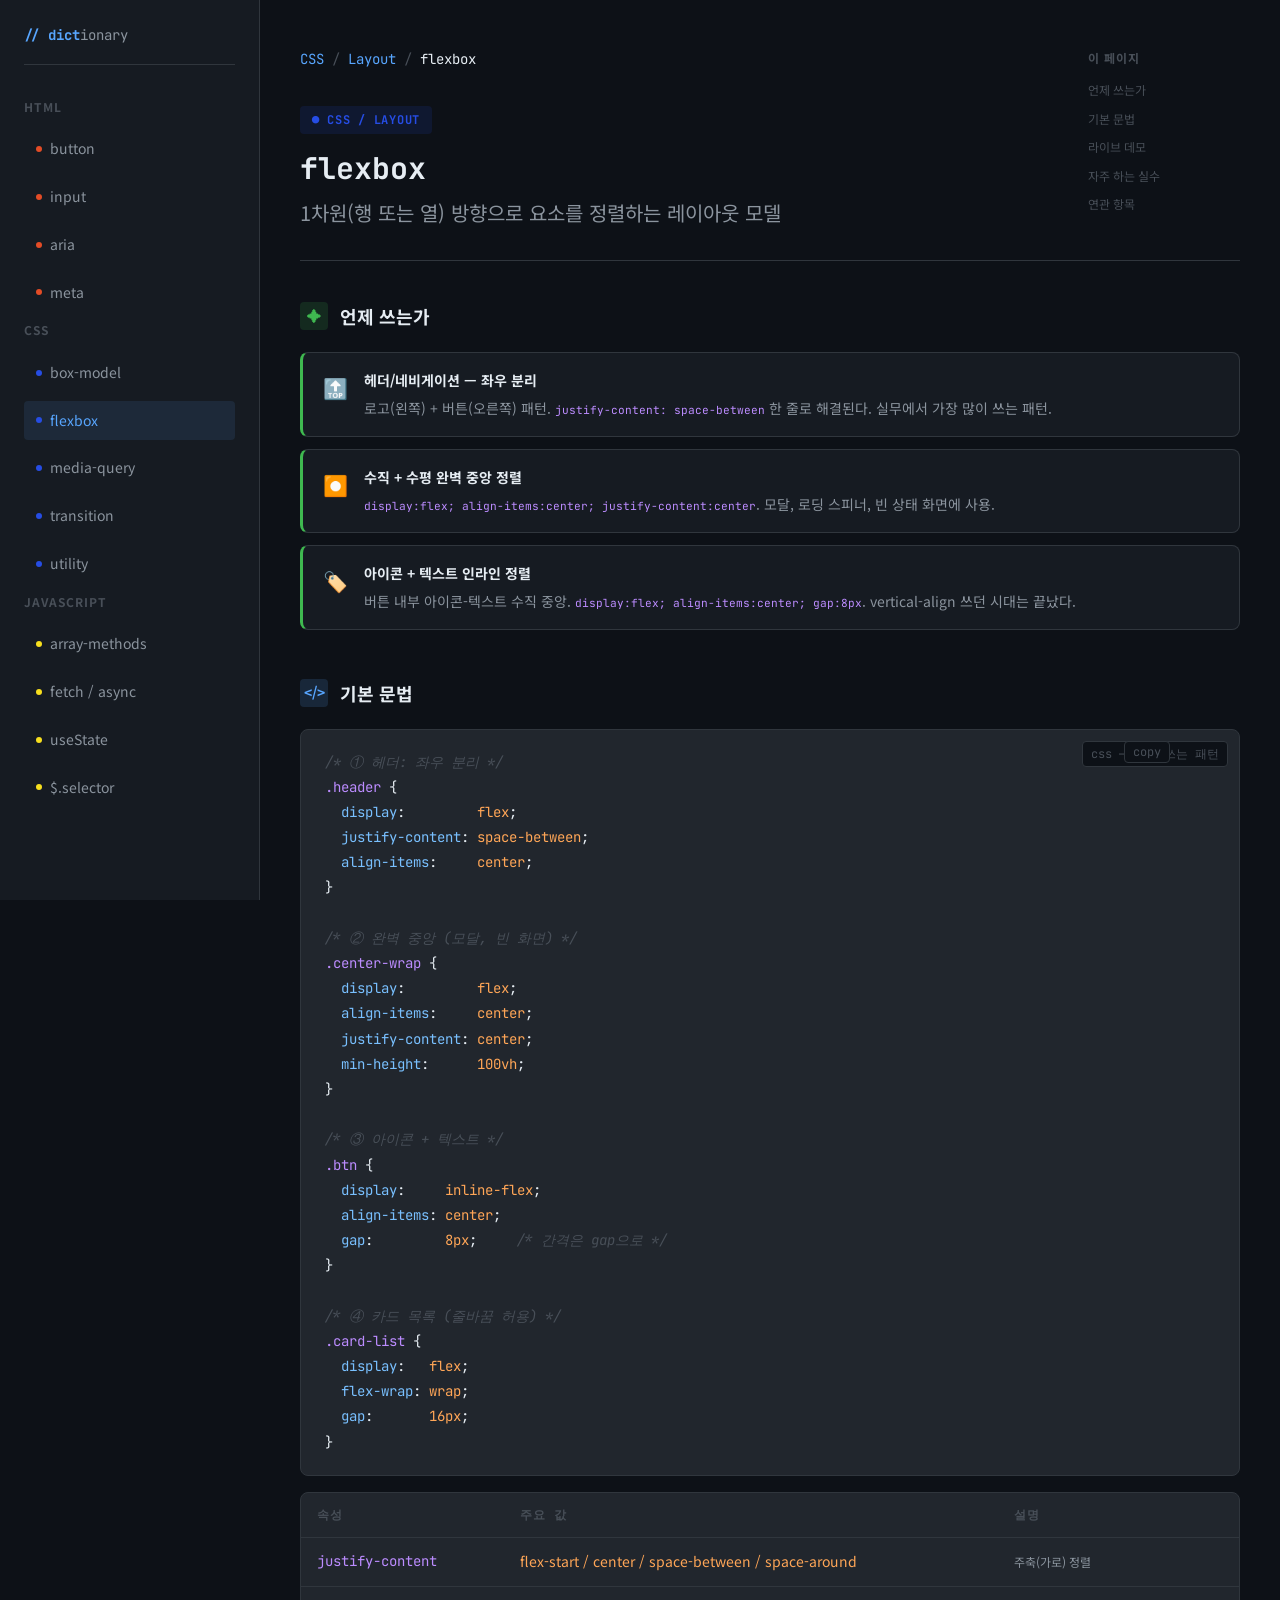
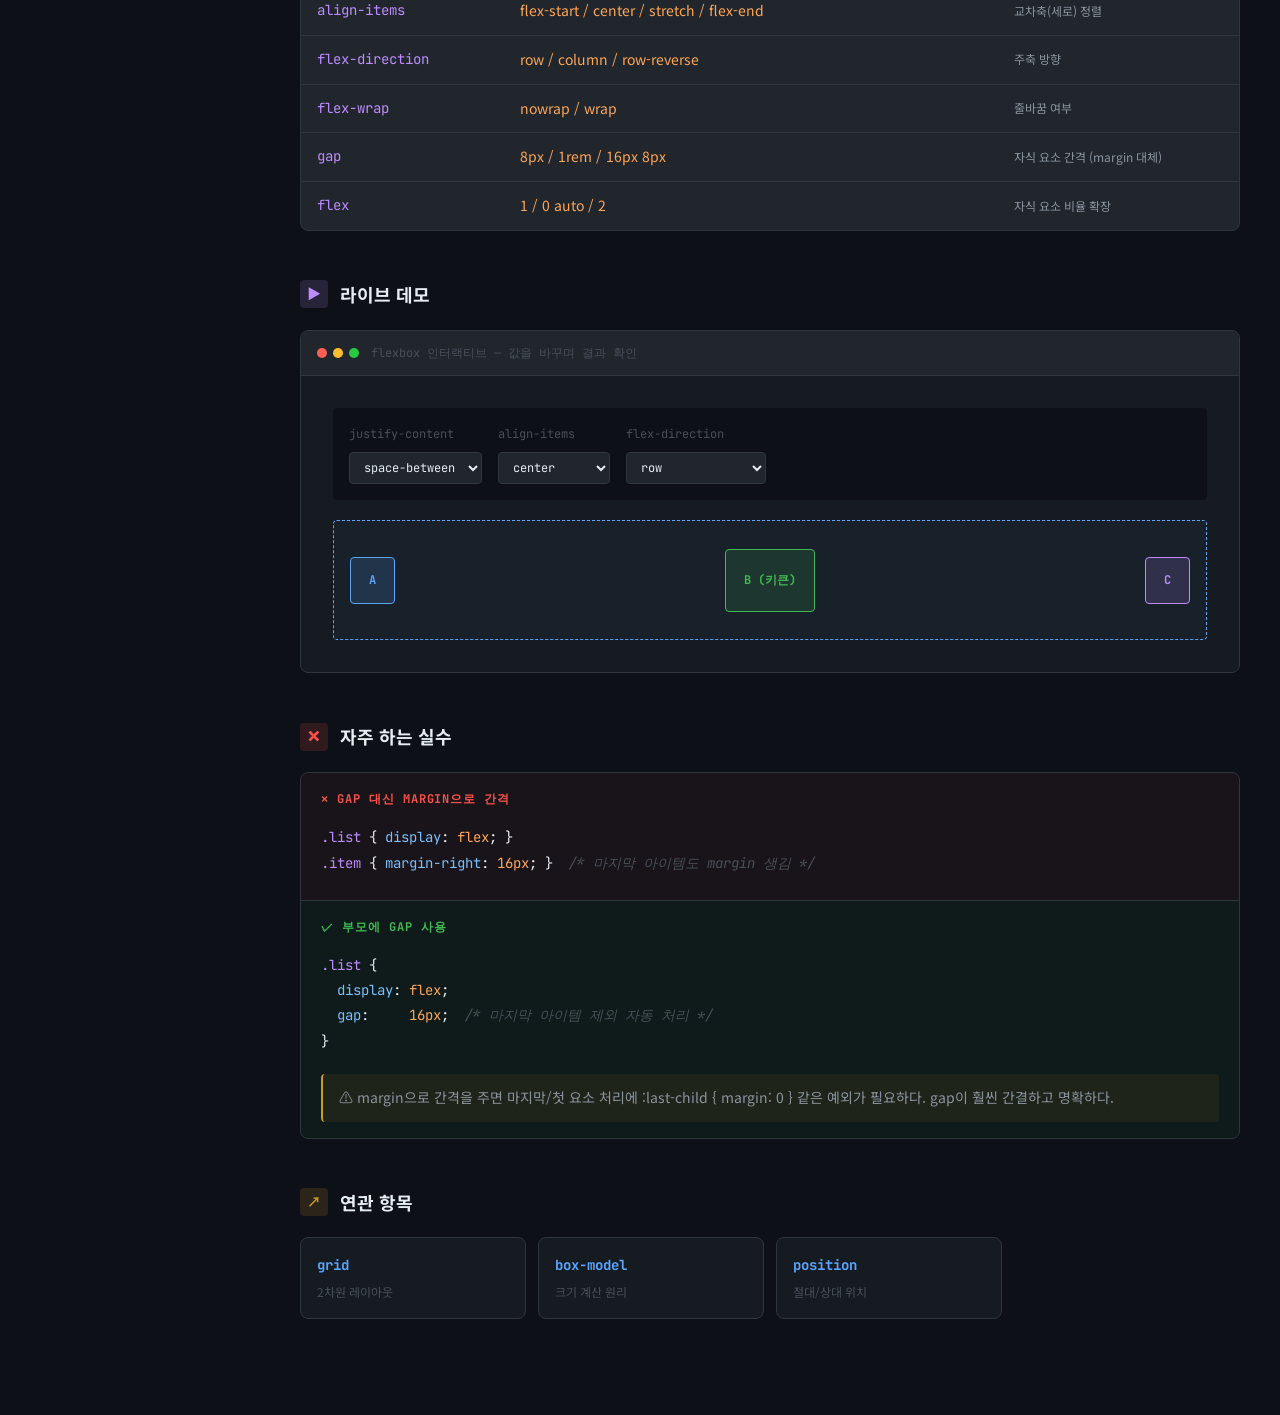
<file: 02_css/02_layout/flexbox.html>
<!DOCTYPE html>
<html lang="ko">
<head>
  <meta charset="UTF-8">
  <meta name="viewport" content="width=device-width, initial-scale=1.0">
  <title>DICT | flexbox</title>
  <link rel="preconnect" href="https://fonts.googleapis.com">
  <link href="https://fonts.googleapis.com/css2?family=JetBrains+Mono:wght@400;700&family=Noto+Sans+KR:wght@400;500;700&display=swap" rel="stylesheet">
  <link rel="stylesheet" href="../../00_assets/css/variables.css">
  <link rel="stylesheet" href="../../00_assets/css/reset.css">
  <link rel="stylesheet" href="../../00_assets/css/entry.css">
  <style>
    /* 인터랙티브 데모 */
    .flex-controls {
      display: flex;
      flex-wrap: wrap;
      gap: var(--space-4);
      margin-bottom: var(--space-5);
      padding: var(--space-4);
      background: var(--bg-base);
      border-radius: var(--radius-sm);
    }
    .control-group { display: flex; flex-direction: column; gap: var(--space-2); }
    .control-label { font-size: var(--text-xs); color: var(--text-muted); font-family: var(--font-mono); }
    .control-select {
      padding: 6px 10px;
      background: var(--bg-elevated);
      border: 1px solid var(--border-default);
      border-radius: var(--radius-sm);
      color: var(--text-primary);
      font-family: var(--font-mono);
      font-size: var(--text-xs);
      cursor: pointer;
    }
    .flex-container {
      min-height: 120px;
      padding: var(--space-4);
      background: rgba(88,166,255,0.04);
      border: 1px dashed var(--accent-blue);
      border-radius: var(--radius-sm);
      display: flex;
      flex-wrap: wrap;
      gap: 8px;
      transition: all var(--transition-normal);
    }
    .flex-item {
      padding: 12px 18px;
      background: rgba(88,166,255,0.15);
      border: 1px solid var(--accent-blue);
      border-radius: var(--radius-sm);
      font-family: var(--font-mono);
      font-size: var(--text-xs);
      color: var(--accent-blue);
      font-weight: var(--weight-bold);
    }
    .flex-item:nth-child(2) {
      background: rgba(63,185,80,0.15);
      border-color: var(--accent-green);
      color: var(--accent-green);
    }
    .flex-item:nth-child(3) {
      background: rgba(188,140,255,0.15);
      border-color: var(--accent-purple);
      color: var(--accent-purple);
    }
    .prop-table {
      width: 100%;
      border-collapse: collapse;
      font-size: var(--text-sm);
    }
    .prop-table th, .prop-table td {
      padding: var(--space-3) var(--space-4);
      border-bottom: 1px solid var(--border-default);
      text-align: left;
    }
    .prop-table th {
      font-family: var(--font-mono);
      font-size: var(--text-xs);
      color: var(--text-muted);
      font-weight: var(--weight-bold);
      text-transform: uppercase;
      letter-spacing: 0.06em;
    }
    .prop-table td:first-child {
      font-family: var(--font-mono);
      color: var(--accent-purple);
      white-space: nowrap;
    }
    .prop-table td:nth-child(2) { color: var(--accent-orange); }
    .prop-table td:nth-child(3) { color: var(--text-secondary); font-size: var(--text-xs); }
    .prop-table tr:last-child td { border-bottom: none; }
  </style>
</head>
<body>

<div class="page-wrapper">
  <aside class="sidebar" id="sidebar"></aside>
  <main class="main-content">

    <nav class="breadcrumb">
      <a href="#">CSS</a><span>/</span>
      <a href="#">Layout</a><span>/</span>
      <span style="color:var(--text-primary)">flexbox</span>
    </nav>

    <header class="entry-header">
      <div class="entry-category-tag" style="background:rgba(38,77,228,0.12);color:var(--cat-css);">
        ● CSS / Layout
      </div>
      <h1 class="entry-title">flexbox</h1>
      <p class="entry-definition">1차원(행 또는 열) 방향으로 요소를 정렬하는 레이아웃 모델</p>
    </header>

    <section class="entry-section" id="when" data-toc="언제 쓰는가">
      <h2 class="section-title"><span class="section-icon icon-when">✦</span>언제 쓰는가</h2>
      <div class="when-list">
        <div class="when-item">
          <span class="when-item-icon">🔝</span>
          <div class="when-item-text">
            <strong>헤더/네비게이션 — 좌우 분리</strong>
            <p>로고(왼쪽) + 버튼(오른쪽) 패턴. <code style="font-family:var(--font-mono);font-size:0.8em;color:var(--accent-purple)">justify-content: space-between</code> 한 줄로 해결된다. 실무에서 가장 많이 쓰는 패턴.</p>
          </div>
        </div>
        <div class="when-item">
          <span class="when-item-icon">⏺️</span>
          <div class="when-item-text">
            <strong>수직 + 수평 완벽 중앙 정렬</strong>
            <p><code style="font-family:var(--font-mono);font-size:0.8em;color:var(--accent-purple)">display:flex; align-items:center; justify-content:center</code>. 모달, 로딩 스피너, 빈 상태 화면에 사용.</p>
          </div>
        </div>
        <div class="when-item">
          <span class="when-item-icon">🏷️</span>
          <div class="when-item-text">
            <strong>아이콘 + 텍스트 인라인 정렬</strong>
            <p>버튼 내부 아이콘-텍스트 수직 중앙. <code style="font-family:var(--font-mono);font-size:0.8em;color:var(--accent-purple)">display:flex; align-items:center; gap:8px</code>. vertical-align 쓰던 시대는 끝났다.</p>
          </div>
        </div>
      </div>
    </section>

    <section class="entry-section" id="syntax" data-toc="기본 문법">
      <h2 class="section-title"><span class="section-icon icon-syntax">&lt;/&gt;</span>기본 문법</h2>

      <div class="code-block-wrapper">
        <div class="code-block-label">css — 자주 쓰는 패턴</div>
        <pre class="code-block">
<span class="cm">/* ① 헤더: 좌우 분리 */</span>
<span class="sel">.header</span> {
  <span class="prp">display</span>:         <span class="val">flex</span>;
  <span class="prp">justify-content</span>: <span class="val">space-between</span>;
  <span class="prp">align-items</span>:     <span class="val">center</span>;
}

<span class="cm">/* ② 완벽 중앙 (모달, 빈 화면) */</span>
<span class="sel">.center-wrap</span> {
  <span class="prp">display</span>:         <span class="val">flex</span>;
  <span class="prp">align-items</span>:     <span class="val">center</span>;
  <span class="prp">justify-content</span>: <span class="val">center</span>;
  <span class="prp">min-height</span>:      <span class="val">100vh</span>;
}

<span class="cm">/* ③ 아이콘 + 텍스트 */</span>
<span class="sel">.btn</span> {
  <span class="prp">display</span>:     <span class="val">inline-flex</span>;
  <span class="prp">align-items</span>: <span class="val">center</span>;
  <span class="prp">gap</span>:         <span class="val">8px</span>;     <span class="cm">/* 간격은 gap으로 */</span>
}

<span class="cm">/* ④ 카드 목록 (줄바꿈 허용) */</span>
<span class="sel">.card-list</span> {
  <span class="prp">display</span>:   <span class="val">flex</span>;
  <span class="prp">flex-wrap</span>: <span class="val">wrap</span>;
  <span class="prp">gap</span>:       <span class="val">16px</span>;
}</pre>
      </div>

      <div style="background:var(--bg-elevated);border:1px solid var(--border-default);border-radius:var(--radius-md);overflow:hidden;margin-top:var(--space-4)">
        <table class="prop-table">
          <thead>
            <tr><th>속성</th><th>주요 값</th><th>설명</th></tr>
          </thead>
          <tbody>
            <tr><td>justify-content</td><td>flex-start / center / space-between / space-around</td><td>주축(가로) 정렬</td></tr>
            <tr><td>align-items</td><td>flex-start / center / stretch / flex-end</td><td>교차축(세로) 정렬</td></tr>
            <tr><td>flex-direction</td><td>row / column / row-reverse</td><td>주축 방향</td></tr>
            <tr><td>flex-wrap</td><td>nowrap / wrap</td><td>줄바꿈 여부</td></tr>
            <tr><td>gap</td><td>8px / 1rem / 16px 8px</td><td>자식 요소 간격 (margin 대체)</td></tr>
            <tr><td>flex</td><td>1 / 0 auto / 2</td><td>자식 요소 비율 확장</td></tr>
          </tbody>
        </table>
      </div>
    </section>

    <section class="entry-section" id="demo" data-toc="라이브 데모">
      <h2 class="section-title"><span class="section-icon icon-demo">▶</span>라이브 데모</h2>
      <div class="demo-container">
        <div class="demo-toolbar">
          <div class="demo-toolbar-dots">
            <span class="dot-red"></span><span class="dot-yellow"></span><span class="dot-green"></span>
          </div>
          <span class="demo-toolbar-title">flexbox 인터랙티브 — 값을 바꾸며 결과 확인</span>
        </div>
        <div class="demo-preview">
          <div class="flex-controls">
            <div class="control-group">
              <label class="control-label">justify-content</label>
              <select class="control-select" id="jc-select">
                <option value="flex-start">flex-start</option>
                <option value="flex-end">flex-end</option>
                <option value="center">center</option>
                <option value="space-between" selected>space-between</option>
                <option value="space-around">space-around</option>
                <option value="space-evenly">space-evenly</option>
              </select>
            </div>
            <div class="control-group">
              <label class="control-label">align-items</label>
              <select class="control-select" id="ai-select">
                <option value="flex-start">flex-start</option>
                <option value="center" selected>center</option>
                <option value="flex-end">flex-end</option>
                <option value="stretch">stretch</option>
                <option value="baseline">baseline</option>
              </select>
            </div>
            <div class="control-group">
              <label class="control-label">flex-direction</label>
              <select class="control-select" id="fd-select">
                <option value="row" selected>row</option>
                <option value="column">column</option>
                <option value="row-reverse">row-reverse</option>
                <option value="column-reverse">column-reverse</option>
              </select>
            </div>
          </div>
          <div class="flex-container" id="flex-demo">
            <div class="flex-item">A</div>
            <div class="flex-item" style="padding:20px 18px">B (키큰)</div>
            <div class="flex-item">C</div>
          </div>
        </div>
      </div>
    </section>

    <section class="entry-section" id="mistakes" data-toc="자주 하는 실수">
      <h2 class="section-title"><span class="section-icon icon-mistake">✕</span>자주 하는 실수</h2>
      <div class="mistake-list">
        <div class="mistake-item">
          <div class="mistake-bad">
            <div class="mistake-label label-bad">✕ gap 대신 margin으로 간격</div>
            <pre class="code-block" style="background:transparent;border:none;padding:var(--space-2) 0;font-size:var(--text-sm);">
<span class="sel">.list</span> { <span class="prp">display</span>: <span class="val">flex</span>; }
<span class="sel">.item</span> { <span class="prp">margin-right</span>: <span class="val">16px</span>; }  <span class="cm">/* 마지막 아이템도 margin 생김 */</span></pre>
          </div>
          <div class="mistake-good">
            <div class="mistake-label label-good">✓ 부모에 gap 사용</div>
            <pre class="code-block" style="background:transparent;border:none;padding:var(--space-2) 0;font-size:var(--text-sm);">
<span class="sel">.list</span> {
  <span class="prp">display</span>: <span class="val">flex</span>;
  <span class="prp">gap</span>:     <span class="val">16px</span>;  <span class="cm">/* 마지막 아이템 제외 자동 처리 */</span>
}</pre>
            <div class="mistake-explanation">
              ⚠️ margin으로 간격을 주면 마지막/첫 요소 처리에 :last-child { margin: 0 } 같은 예외가 필요하다. gap이 훨씬 간결하고 명확하다.
            </div>
          </div>
        </div>
      </div>
    </section>

    <section class="entry-section" id="related" data-toc="연관 항목">
      <h2 class="section-title"><span class="section-icon icon-related">↗</span>연관 항목</h2>
      <div class="related-grid">
        <a href="#" class="related-card">
          <div class="related-card-name">grid</div>
          <div class="related-card-desc">2차원 레이아웃</div>
        </a>
        <a href="../01_core/box-model.html" class="related-card">
          <div class="related-card-name">box-model</div>
          <div class="related-card-desc">크기 계산 원리</div>
        </a>
        <a href="#" class="related-card">
          <div class="related-card-name">position</div>
          <div class="related-card-desc">절대/상대 위치</div>
        </a>
      </div>
    </section>

  </main>
</div>

<script src="../../00_assets/js/navigation.js"></script>
<script>
  // flexbox 인터랙티브 데모
  const demo = document.getElementById('flex-demo');
  ['jc-select', 'ai-select', 'fd-select'].forEach(id => {
    const el = document.getElementById(id);
    if (!el || !demo) return;
    el.addEventListener('change', () => {
      demo.style.justifyContent = document.getElementById('jc-select').value;
      demo.style.alignItems     = document.getElementById('ai-select').value;
      demo.style.flexDirection  = document.getElementById('fd-select').value;
    });
  });
  // 초기값 적용
  if (demo) {
    demo.style.justifyContent = 'space-between';
    demo.style.alignItems     = 'center';
  }
</script>
</body>
</html>
</file>
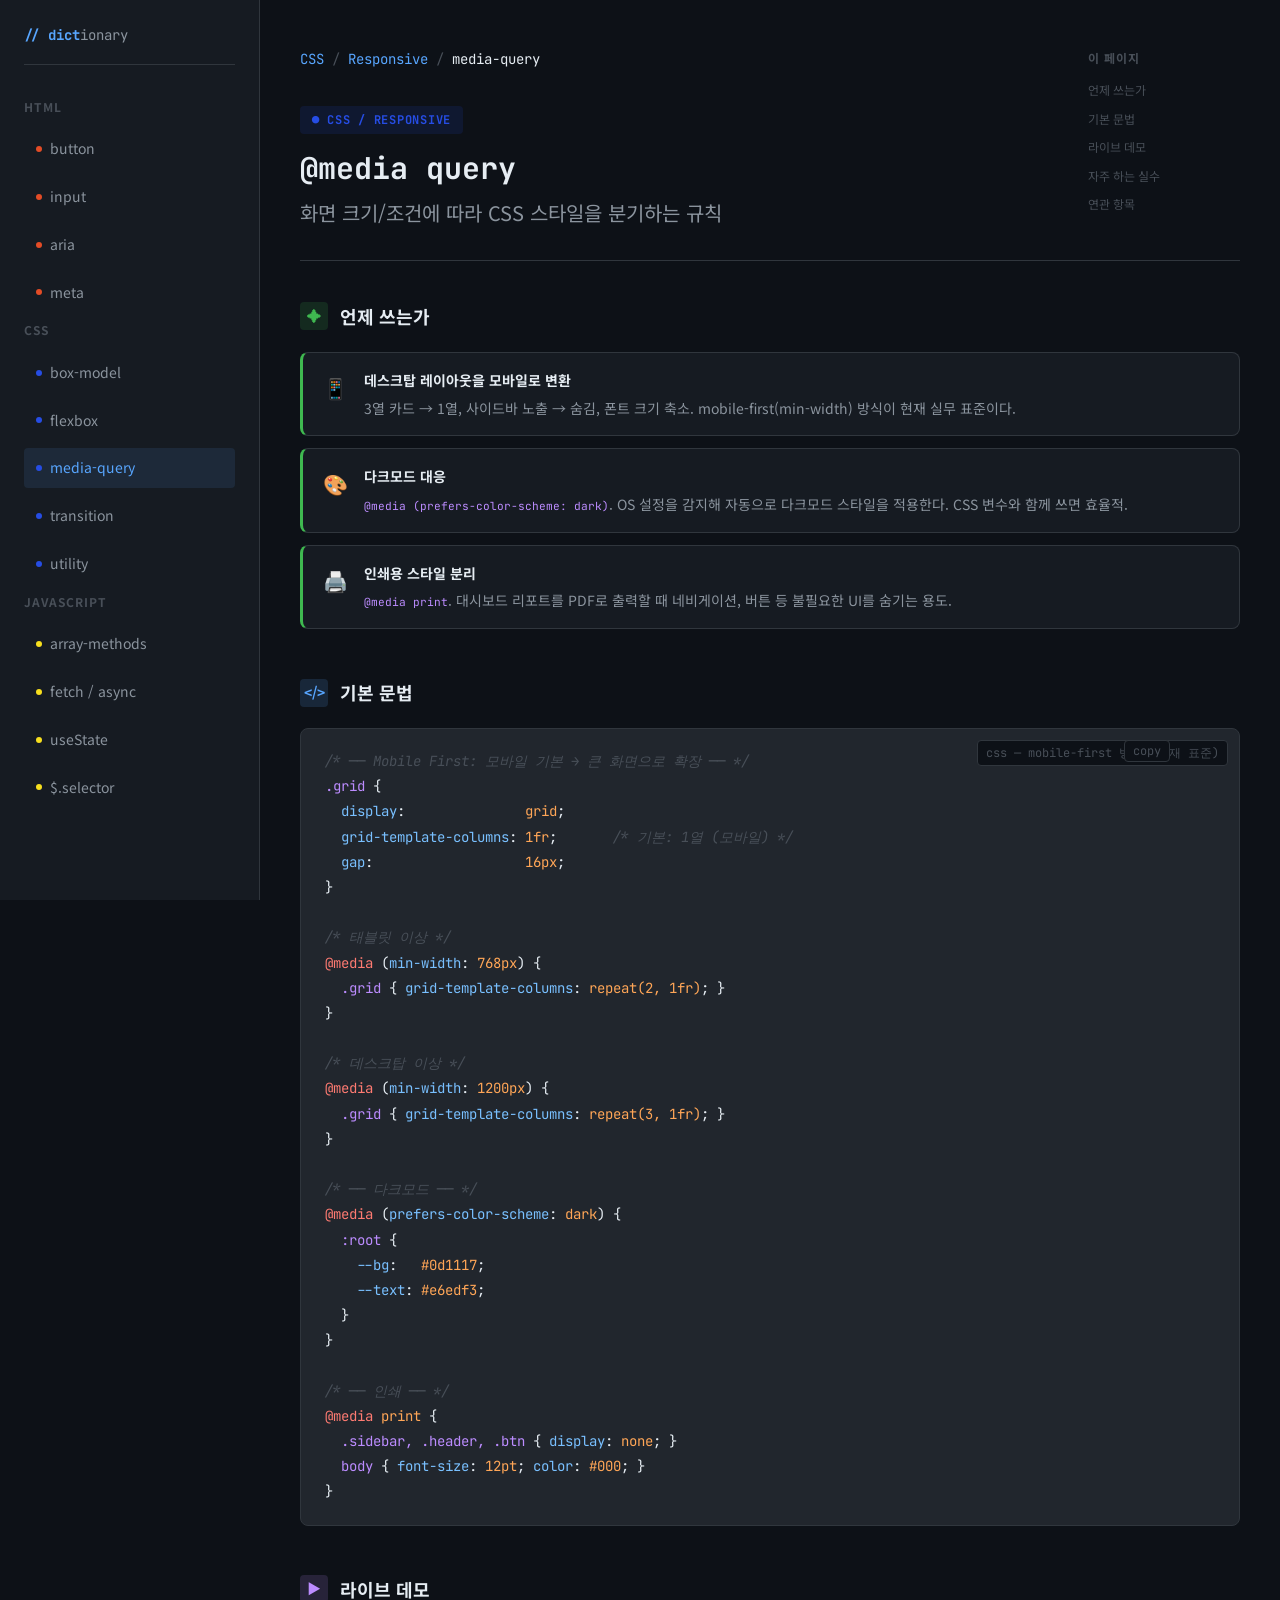
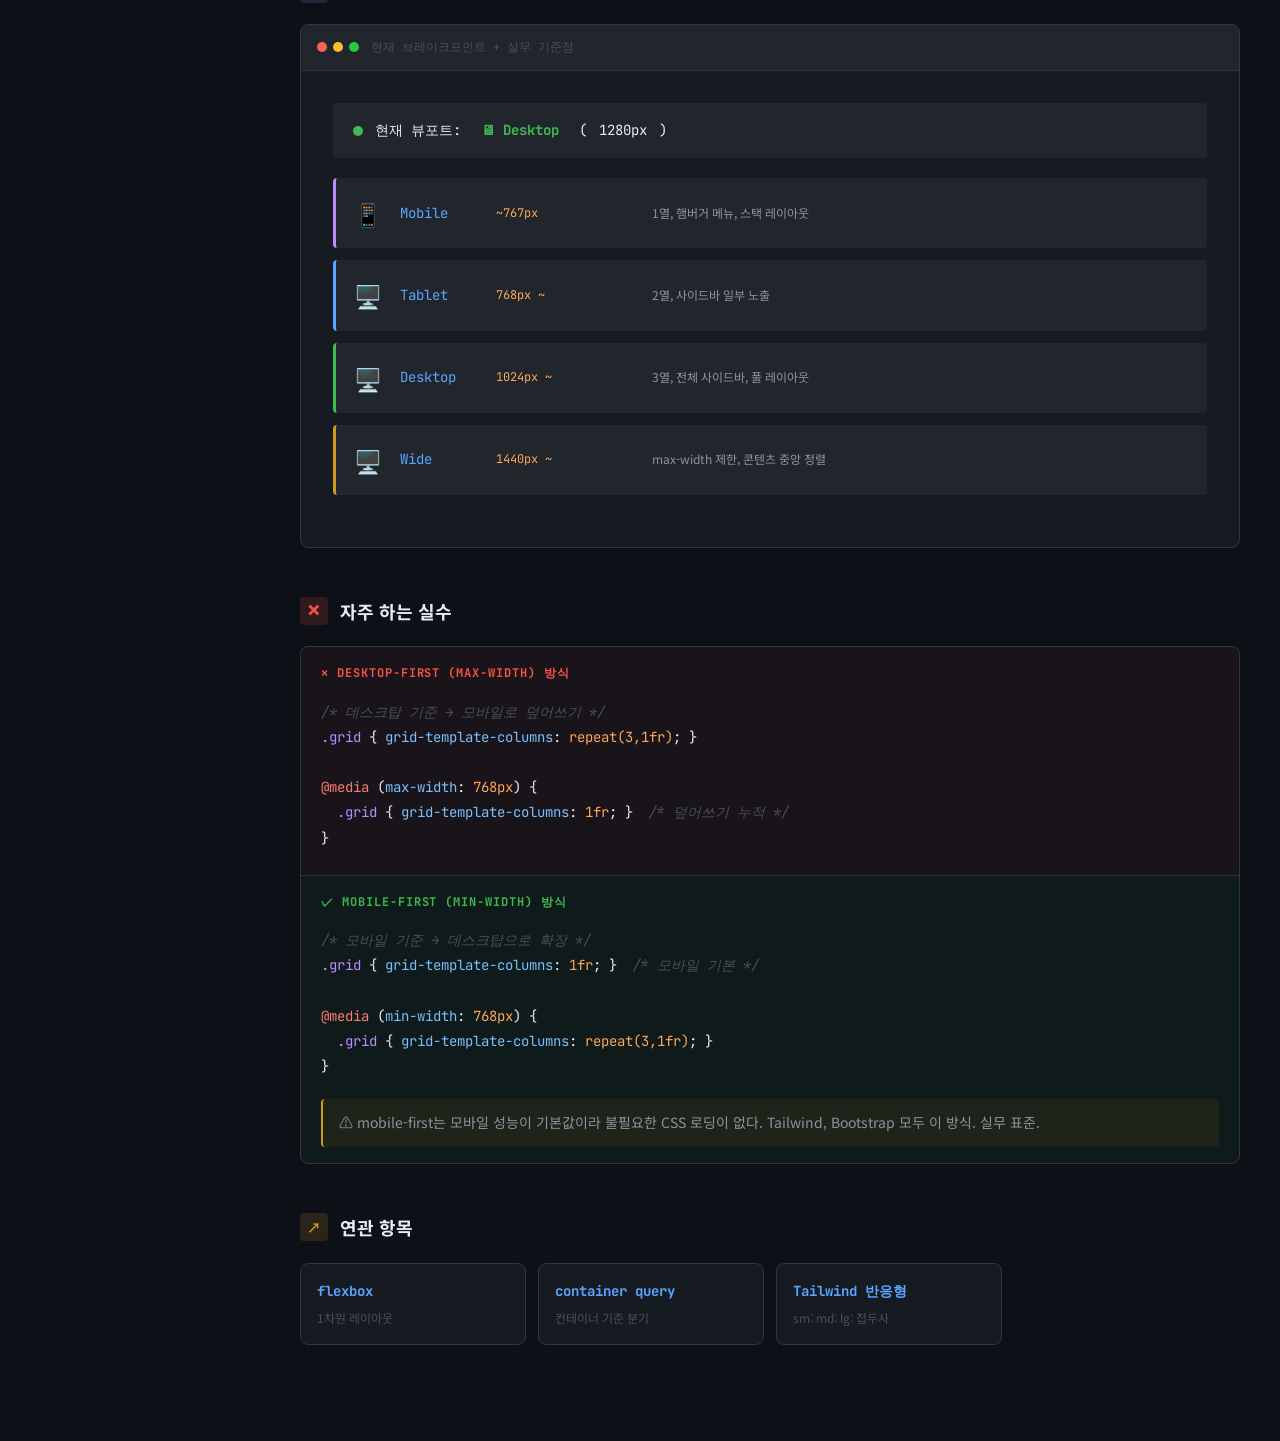
<file: 02_css/03_responsive/media-query.html>
<!DOCTYPE html>
<html lang="ko">
<head>
  <meta charset="UTF-8">
  <meta name="viewport" content="width=device-width, initial-scale=1.0">
  <title>DICT | media-query</title>
  <link rel="preconnect" href="https://fonts.googleapis.com">
  <link href="https://fonts.googleapis.com/css2?family=JetBrains+Mono:wght@400;700&family=Noto+Sans+KR:wght@400;500;700&display=swap" rel="stylesheet">
  <link rel="stylesheet" href="../../00_assets/css/variables.css">
  <link rel="stylesheet" href="../../00_assets/css/reset.css">
  <link rel="stylesheet" href="../../00_assets/css/entry.css">
  <style>
    .bp-list {
      display: flex;
      flex-direction: column;
      gap: var(--space-3);
      margin-bottom: var(--space-5);
    }
    .bp-item {
      display: flex;
      align-items: center;
      gap: var(--space-4);
      padding: var(--space-4);
      background: var(--bg-elevated);
      border-radius: var(--radius-sm);
      border-left: 3px solid var(--border-default);
    }
    .bp-icon { font-size: 1.4rem; width: 32px; text-align: center; }
    .bp-name { font-family: var(--font-mono); font-size: var(--text-sm); color: var(--accent-blue); width: 80px; }
    .bp-range { font-family: var(--font-mono); font-size: var(--text-xs); color: var(--accent-orange); width: 140px; }
    .bp-desc { font-size: var(--text-xs); color: var(--text-secondary); }
    .live-bp-indicator {
      display: flex;
      align-items: center;
      gap: var(--space-3);
      padding: var(--space-4) var(--space-5);
      background: var(--bg-elevated);
      border-radius: var(--radius-sm);
      margin-bottom: var(--space-5);
      font-family: var(--font-mono);
      font-size: var(--text-sm);
    }
    .bp-dot { width: 10px; height: 10px; border-radius: 50%; background: var(--accent-green); }
    #current-bp { color: var(--accent-green); font-weight: var(--weight-bold); }
  </style>
</head>
<body>

<div class="page-wrapper">
  <aside class="sidebar" id="sidebar"></aside>
  <main class="main-content">

    <nav class="breadcrumb">
      <a href="#">CSS</a><span>/</span>
      <a href="#">Responsive</a><span>/</span>
      <span style="color:var(--text-primary)">media-query</span>
    </nav>

    <header class="entry-header">
      <div class="entry-category-tag" style="background:rgba(38,77,228,0.12);color:var(--cat-css);">
        ● CSS / Responsive
      </div>
      <h1 class="entry-title">@media query</h1>
      <p class="entry-definition">화면 크기/조건에 따라 CSS 스타일을 분기하는 규칙</p>
    </header>

    <section class="entry-section" id="when" data-toc="언제 쓰는가">
      <h2 class="section-title"><span class="section-icon icon-when">✦</span>언제 쓰는가</h2>
      <div class="when-list">
        <div class="when-item">
          <span class="when-item-icon">📱</span>
          <div class="when-item-text">
            <strong>데스크탑 레이아웃을 모바일로 변환</strong>
            <p>3열 카드 → 1열, 사이드바 노출 → 숨김, 폰트 크기 축소. mobile-first(min-width) 방식이 현재 실무 표준이다.</p>
          </div>
        </div>
        <div class="when-item">
          <span class="when-item-icon">🎨</span>
          <div class="when-item-text">
            <strong>다크모드 대응</strong>
            <p><code style="font-family:var(--font-mono);font-size:0.8em;color:var(--accent-purple)">@media (prefers-color-scheme: dark)</code>. OS 설정을 감지해 자동으로 다크모드 스타일을 적용한다. CSS 변수와 함께 쓰면 효율적.</p>
          </div>
        </div>
        <div class="when-item">
          <span class="when-item-icon">🖨️</span>
          <div class="when-item-text">
            <strong>인쇄용 스타일 분리</strong>
            <p><code style="font-family:var(--font-mono);font-size:0.8em;color:var(--accent-purple)">@media print</code>. 대시보드 리포트를 PDF로 출력할 때 네비게이션, 버튼 등 불필요한 UI를 숨기는 용도.</p>
          </div>
        </div>
      </div>
    </section>

    <section class="entry-section" id="syntax" data-toc="기본 문법">
      <h2 class="section-title"><span class="section-icon icon-syntax">&lt;/&gt;</span>기본 문법</h2>
      <div class="code-block-wrapper">
        <div class="code-block-label">css — mobile-first 방식 (현재 표준)</div>
        <pre class="code-block">
<span class="cm">/* ── Mobile First: 모바일 기본 → 큰 화면으로 확장 ── */</span>
<span class="sel">.grid</span> {
  <span class="prp">display</span>:               <span class="val">grid</span>;
  <span class="prp">grid-template-columns</span>: <span class="val">1fr</span>;       <span class="cm">/* 기본: 1열 (모바일) */</span>
  <span class="prp">gap</span>:                   <span class="val">16px</span>;
}

<span class="cm">/* 태블릿 이상 */</span>
<span class="kw">@media</span> (<span class="prp">min-width</span>: <span class="val">768px</span>) {
  <span class="sel">.grid</span> { <span class="prp">grid-template-columns</span>: <span class="val">repeat(2, 1fr)</span>; }
}

<span class="cm">/* 데스크탑 이상 */</span>
<span class="kw">@media</span> (<span class="prp">min-width</span>: <span class="val">1200px</span>) {
  <span class="sel">.grid</span> { <span class="prp">grid-template-columns</span>: <span class="val">repeat(3, 1fr)</span>; }
}

<span class="cm">/* ── 다크모드 ── */</span>
<span class="kw">@media</span> (<span class="prp">prefers-color-scheme</span>: <span class="val">dark</span>) {
  <span class="sel">:root</span> {
    <span class="prp">--bg</span>:   <span class="val">#0d1117</span>;
    <span class="prp">--text</span>: <span class="val">#e6edf3</span>;
  }
}

<span class="cm">/* ── 인쇄 ── */</span>
<span class="kw">@media</span> <span class="val">print</span> {
  <span class="sel">.sidebar, .header, .btn</span> { <span class="prp">display</span>: <span class="val">none</span>; }
  <span class="sel">body</span> { <span class="prp">font-size</span>: <span class="val">12pt</span>; <span class="prp">color</span>: <span class="val">#000</span>; }
}</pre>
      </div>
    </section>

    <section class="entry-section" id="demo" data-toc="라이브 데모">
      <h2 class="section-title"><span class="section-icon icon-demo">▶</span>라이브 데모</h2>
      <div class="demo-container">
        <div class="demo-toolbar">
          <div class="demo-toolbar-dots">
            <span class="dot-red"></span><span class="dot-yellow"></span><span class="dot-green"></span>
          </div>
          <span class="demo-toolbar-title">현재 브레이크포인트 + 실무 기준점</span>
        </div>
        <div class="demo-preview">

          <!-- 실시간 브레이크포인트 감지 -->
          <div class="live-bp-indicator">
            <span class="bp-dot"></span>
            현재 뷰포트:&nbsp;<span id="current-bp">—</span>&nbsp;(<span id="current-width">—</span>)
          </div>

          <!-- 브레이크포인트 목록 -->
          <div class="bp-list">
            <div class="bp-item" style="border-left-color:var(--accent-purple)">
              <span class="bp-icon">📱</span>
              <span class="bp-name">Mobile</span>
              <span class="bp-range">~767px</span>
              <span class="bp-desc">1열, 햄버거 메뉴, 스택 레이아웃</span>
            </div>
            <div class="bp-item" style="border-left-color:var(--accent-blue)">
              <span class="bp-icon">🖥️</span>
              <span class="bp-name">Tablet</span>
              <span class="bp-range">768px ~</span>
              <span class="bp-desc">2열, 사이드바 일부 노출</span>
            </div>
            <div class="bp-item" style="border-left-color:var(--accent-green)">
              <span class="bp-icon">🖥️</span>
              <span class="bp-name">Desktop</span>
              <span class="bp-range">1024px ~</span>
              <span class="bp-desc">3열, 전체 사이드바, 풀 레이아웃</span>
            </div>
            <div class="bp-item" style="border-left-color:var(--accent-yellow)">
              <span class="bp-icon">🖥️</span>
              <span class="bp-name">Wide</span>
              <span class="bp-range">1440px ~</span>
              <span class="bp-desc">max-width 제한, 콘텐츠 중앙 정렬</span>
            </div>
          </div>
        </div>
      </div>
    </section>

    <section class="entry-section" id="mistakes" data-toc="자주 하는 실수">
      <h2 class="section-title"><span class="section-icon icon-mistake">✕</span>자주 하는 실수</h2>
      <div class="mistake-list">
        <div class="mistake-item">
          <div class="mistake-bad">
            <div class="mistake-label label-bad">✕ desktop-first (max-width) 방식</div>
            <pre class="code-block" style="background:transparent;border:none;padding:var(--space-2) 0;font-size:var(--text-sm);">
<span class="cm">/* 데스크탑 기준 → 모바일로 덮어쓰기 */</span>
<span class="sel">.grid</span> { <span class="prp">grid-template-columns</span>: <span class="val">repeat(3,1fr)</span>; }

<span class="kw">@media</span> (<span class="prp">max-width</span>: <span class="val">768px</span>) {
  <span class="sel">.grid</span> { <span class="prp">grid-template-columns</span>: <span class="val">1fr</span>; }  <span class="cm">/* 덮어쓰기 누적 */</span>
}</pre>
          </div>
          <div class="mistake-good">
            <div class="mistake-label label-good">✓ mobile-first (min-width) 방식</div>
            <pre class="code-block" style="background:transparent;border:none;padding:var(--space-2) 0;font-size:var(--text-sm);">
<span class="cm">/* 모바일 기준 → 데스크탑으로 확장 */</span>
<span class="sel">.grid</span> { <span class="prp">grid-template-columns</span>: <span class="val">1fr</span>; }  <span class="cm">/* 모바일 기본 */</span>

<span class="kw">@media</span> (<span class="prp">min-width</span>: <span class="val">768px</span>) {
  <span class="sel">.grid</span> { <span class="prp">grid-template-columns</span>: <span class="val">repeat(3,1fr)</span>; }
}</pre>
            <div class="mistake-explanation">
              ⚠️ mobile-first는 모바일 성능이 기본값이라 불필요한 CSS 로딩이 없다. Tailwind, Bootstrap 모두 이 방식. 실무 표준.
            </div>
          </div>
        </div>
      </div>
    </section>

    <section class="entry-section" id="related" data-toc="연관 항목">
      <h2 class="section-title"><span class="section-icon icon-related">↗</span>연관 항목</h2>
      <div class="related-grid">
        <a href="../02_layout/flexbox.html" class="related-card">
          <div class="related-card-name">flexbox</div>
          <div class="related-card-desc">1차원 레이아웃</div>
        </a>
        <a href="#" class="related-card">
          <div class="related-card-name">container query</div>
          <div class="related-card-desc">컨테이너 기준 분기</div>
        </a>
        <a href="../05_tailwind/utility-classes.html" class="related-card">
          <div class="related-card-name">Tailwind 반응형</div>
          <div class="related-card-desc">sm: md: lg: 접두사</div>
        </a>
      </div>
    </section>

  </main>
</div>

<script src="../../00_assets/js/navigation.js"></script>
<script>
  function updateBP() {
    const w = window.innerWidth;
    const bpEl = document.getElementById('current-bp');
    const wEl  = document.getElementById('current-width');
    if (!bpEl || !wEl) return;
    wEl.textContent = w + 'px';
    if (w < 768)       { bpEl.textContent = '📱 Mobile';  bpEl.style.color = 'var(--accent-purple)'; }
    else if (w < 1024) { bpEl.textContent = '📟 Tablet';  bpEl.style.color = 'var(--accent-blue)'; }
    else if (w < 1440) { bpEl.textContent = '🖥 Desktop'; bpEl.style.color = 'var(--accent-green)'; }
    else               { bpEl.textContent = '🖥 Wide';    bpEl.style.color = 'var(--accent-yellow)'; }
  }
  updateBP();
  window.addEventListener('resize', updateBP);
</script>
</body>
</html>
</file>
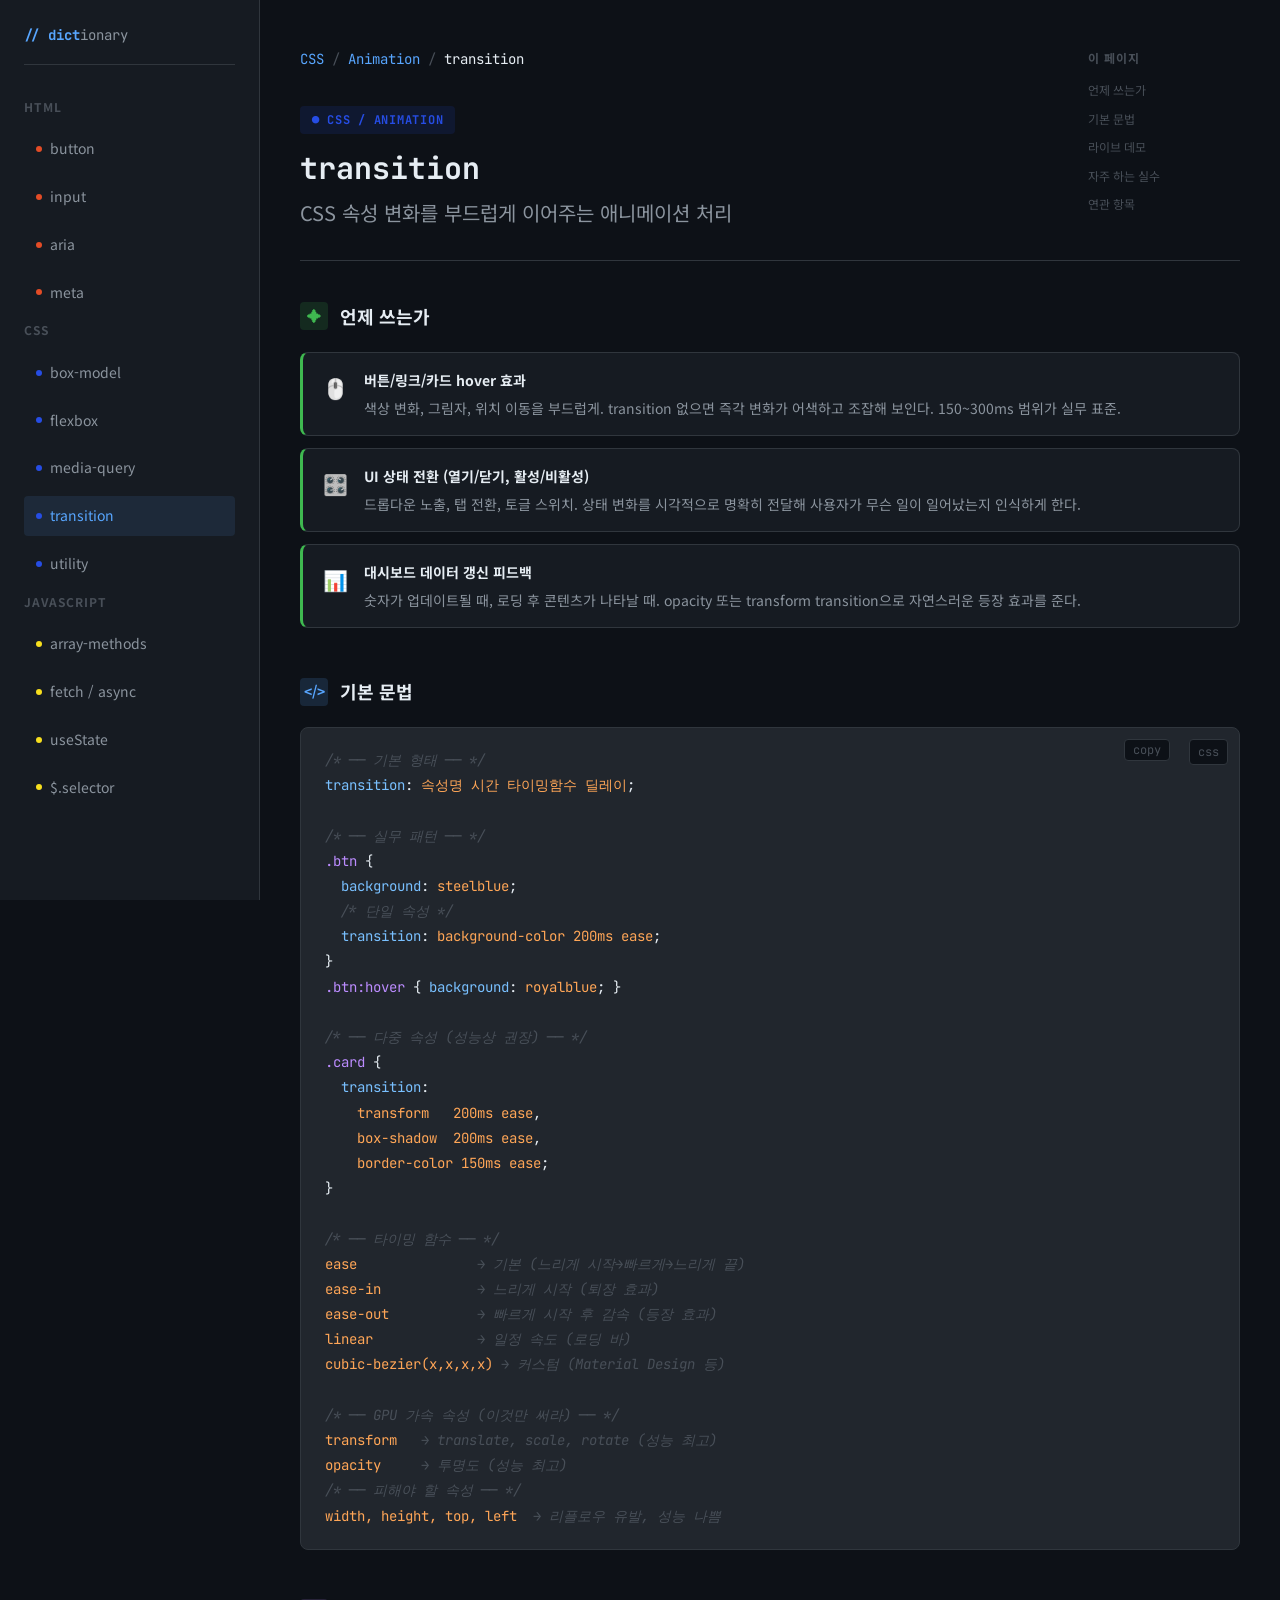
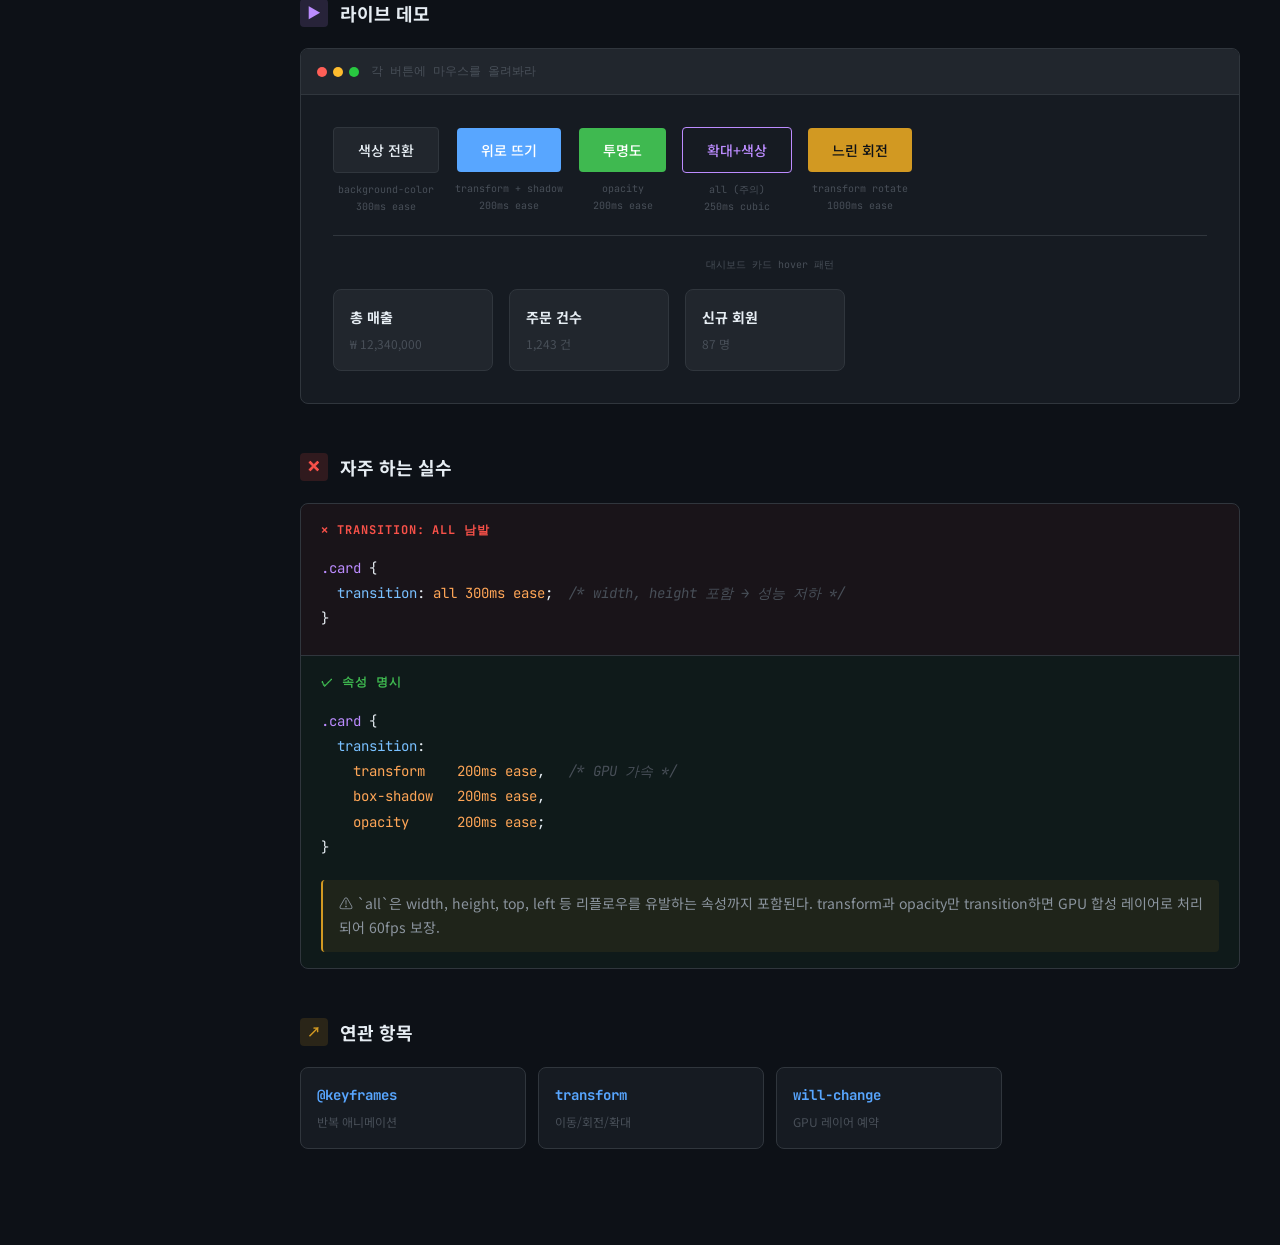
<file: 02_css/04_animation/transition.html>
<!DOCTYPE html>
<html lang="ko">
<head>
  <meta charset="UTF-8">
  <meta name="viewport" content="width=device-width, initial-scale=1.0">
  <title>DICT | transition</title>
  <link rel="preconnect" href="https://fonts.googleapis.com">
  <link href="https://fonts.googleapis.com/css2?family=JetBrains+Mono:wght@400;700&family=Noto+Sans+KR:wght@400;500;700&display=swap" rel="stylesheet">
  <link rel="stylesheet" href="../../00_assets/css/variables.css">
  <link rel="stylesheet" href="../../00_assets/css/reset.css">
  <link rel="stylesheet" href="../../00_assets/css/entry.css">
  <style>
    /* 데모 버튼 공통 */
    .demo-btn-base {
      padding: 12px 24px;
      border: none;
      border-radius: var(--radius-sm);
      font-family: var(--font-sans);
      font-size: var(--text-sm);
      font-weight: var(--weight-medium);
      cursor: pointer;
    }
    /* 각 transition 예시 */
    .t-color {
      background: var(--bg-elevated);
      color: var(--text-primary);
      border: 1px solid var(--border-default);
      transition: background-color 300ms ease, color 300ms ease;
    }
    .t-color:hover { background: var(--accent-blue); color: #fff; }

    .t-transform {
      background: var(--accent-blue);
      color: #fff;
      transition: transform 200ms ease, box-shadow 200ms ease;
    }
    .t-transform:hover {
      transform: translateY(-3px);
      box-shadow: 0 8px 20px rgba(88,166,255,0.35);
    }

    .t-opacity {
      background: var(--accent-green);
      color: #fff;
      transition: opacity 200ms ease;
    }
    .t-opacity:hover { opacity: 0.7; }

    .t-all {
      background: transparent;
      color: var(--accent-purple);
      border: 1px solid var(--accent-purple);
      transition: all 250ms cubic-bezier(0.4, 0, 0.2, 1);
    }
    .t-all:hover {
      background: var(--accent-purple);
      color: #fff;
      transform: scale(1.05);
    }
    .t-slow {
      background: var(--accent-yellow);
      color: var(--bg-base);
      transition: transform 1000ms ease;
    }
    .t-slow:hover { transform: rotate(15deg); }

    .demo-row {
      display: flex;
      flex-wrap: wrap;
      gap: var(--space-4);
      align-items: center;
      margin-bottom: var(--space-5);
    }
    .demo-col {
      display: flex;
      flex-direction: column;
      align-items: center;
      gap: var(--space-2);
    }
    .demo-col-label {
      font-family: var(--font-mono);
      font-size: 10px;
      color: var(--text-muted);
      text-align: center;
    }

    /* 카드 호버 예시 */
    .hover-card {
      width: 160px;
      padding: var(--space-4);
      background: var(--bg-elevated);
      border: 1px solid var(--border-default);
      border-radius: var(--radius-md);
      cursor: pointer;
      transition:
        transform 200ms ease,
        border-color 200ms ease,
        box-shadow 200ms ease;
    }
    .hover-card:hover {
      transform: translateY(-4px);
      border-color: var(--accent-blue);
      box-shadow: 0 12px 24px rgba(0,0,0,0.4);
    }
    .hover-card-title {
      font-size: var(--text-sm);
      font-weight: var(--weight-bold);
      color: var(--text-primary);
      margin-bottom: var(--space-1);
    }
    .hover-card-sub {
      font-size: var(--text-xs);
      color: var(--text-muted);
    }
  </style>
</head>
<body>

<div class="page-wrapper">
  <aside class="sidebar" id="sidebar"></aside>
  <main class="main-content">

    <nav class="breadcrumb">
      <a href="#">CSS</a><span>/</span>
      <a href="#">Animation</a><span>/</span>
      <span style="color:var(--text-primary)">transition</span>
    </nav>

    <header class="entry-header">
      <div class="entry-category-tag" style="background:rgba(38,77,228,0.12);color:var(--cat-css);">
        ● CSS / Animation
      </div>
      <h1 class="entry-title">transition</h1>
      <p class="entry-definition">CSS 속성 변화를 부드럽게 이어주는 애니메이션 처리</p>
    </header>

    <section class="entry-section" id="when" data-toc="언제 쓰는가">
      <h2 class="section-title"><span class="section-icon icon-when">✦</span>언제 쓰는가</h2>
      <div class="when-list">
        <div class="when-item">
          <span class="when-item-icon">🖱️</span>
          <div class="when-item-text">
            <strong>버튼/링크/카드 hover 효과</strong>
            <p>색상 변화, 그림자, 위치 이동을 부드럽게. transition 없으면 즉각 변화가 어색하고 조잡해 보인다. 150~300ms 범위가 실무 표준.</p>
          </div>
        </div>
        <div class="when-item">
          <span class="when-item-icon">🎛️</span>
          <div class="when-item-text">
            <strong>UI 상태 전환 (열기/닫기, 활성/비활성)</strong>
            <p>드롭다운 노출, 탭 전환, 토글 스위치. 상태 변화를 시각적으로 명확히 전달해 사용자가 무슨 일이 일어났는지 인식하게 한다.</p>
          </div>
        </div>
        <div class="when-item">
          <span class="when-item-icon">📊</span>
          <div class="when-item-text">
            <strong>대시보드 데이터 갱신 피드백</strong>
            <p>숫자가 업데이트될 때, 로딩 후 콘텐츠가 나타날 때. opacity 또는 transform transition으로 자연스러운 등장 효과를 준다.</p>
          </div>
        </div>
      </div>
    </section>

    <section class="entry-section" id="syntax" data-toc="기본 문법">
      <h2 class="section-title"><span class="section-icon icon-syntax">&lt;/&gt;</span>기본 문법</h2>
      <div class="code-block-wrapper">
        <div class="code-block-label">css</div>
        <pre class="code-block">
<span class="cm">/* ── 기본 형태 ── */</span>
<span class="prp">transition</span>: <span class="val">속성명 시간 타이밍함수 딜레이</span>;

<span class="cm">/* ── 실무 패턴 ── */</span>
<span class="sel">.btn</span> {
  <span class="prp">background</span>: <span class="val">steelblue</span>;
  <span class="cm">/* 단일 속성 */</span>
  <span class="prp">transition</span>: <span class="val">background-color 200ms ease</span>;
}
<span class="sel">.btn:hover</span> { <span class="prp">background</span>: <span class="val">royalblue</span>; }

<span class="cm">/* ── 다중 속성 (성능상 권장) ── */</span>
<span class="sel">.card</span> {
  <span class="prp">transition</span>:
    <span class="val">transform   200ms ease</span>,
    <span class="val">box-shadow  200ms ease</span>,
    <span class="val">border-color 150ms ease</span>;
}

<span class="cm">/* ── 타이밍 함수 ── */</span>
<span class="val">ease</span>               <span class="cm">→ 기본 (느리게 시작→빠르게→느리게 끝)</span>
<span class="val">ease-in</span>            <span class="cm">→ 느리게 시작 (퇴장 효과)</span>
<span class="val">ease-out</span>           <span class="cm">→ 빠르게 시작 후 감속 (등장 효과)</span>
<span class="val">linear</span>             <span class="cm">→ 일정 속도 (로딩 바)</span>
<span class="val">cubic-bezier(x,x,x,x)</span> <span class="cm">→ 커스텀 (Material Design 등)</span>

<span class="cm">/* ── GPU 가속 속성 (이것만 써라) ── */</span>
<span class="val">transform</span>   <span class="cm">→ translate, scale, rotate (성능 최고)</span>
<span class="val">opacity</span>     <span class="cm">→ 투명도 (성능 최고)</span>
<span class="cm">/* ── 피해야 할 속성 ── */</span>
<span class="val">width, height, top, left</span>  <span class="cm">→ 리플로우 유발, 성능 나쁨</span></pre>
      </div>
    </section>

    <section class="entry-section" id="demo" data-toc="라이브 데모">
      <h2 class="section-title"><span class="section-icon icon-demo">▶</span>라이브 데모</h2>
      <div class="demo-container">
        <div class="demo-toolbar">
          <div class="demo-toolbar-dots">
            <span class="dot-red"></span><span class="dot-yellow"></span><span class="dot-green"></span>
          </div>
          <span class="demo-toolbar-title">각 버튼에 마우스를 올려봐라</span>
        </div>
        <div class="demo-preview">
          <div class="demo-row">
            <div class="demo-col">
              <button type="button" class="demo-btn-base t-color">색상 전환</button>
              <span class="demo-col-label">background-color<br>300ms ease</span>
            </div>
            <div class="demo-col">
              <button type="button" class="demo-btn-base t-transform">위로 뜨기</button>
              <span class="demo-col-label">transform + shadow<br>200ms ease</span>
            </div>
            <div class="demo-col">
              <button type="button" class="demo-btn-base t-opacity">투명도</button>
              <span class="demo-col-label">opacity<br>200ms ease</span>
            </div>
            <div class="demo-col">
              <button type="button" class="demo-btn-base t-all">확대+색상</button>
              <span class="demo-col-label">all (주의)<br>250ms cubic</span>
            </div>
            <div class="demo-col">
              <button type="button" class="demo-btn-base t-slow">느린 회전</button>
              <span class="demo-col-label">transform rotate<br>1000ms ease</span>
            </div>
          </div>

          <div style="border-top:1px solid var(--border-default);padding-top:var(--space-5)">
            <p class="demo-col-label" style="margin-bottom:var(--space-4);">대시보드 카드 hover 패턴</p>
            <div style="display:flex;gap:var(--space-4);flex-wrap:wrap">
              <div class="hover-card">
                <div class="hover-card-title">총 매출</div>
                <div class="hover-card-sub">₩ 12,340,000</div>
              </div>
              <div class="hover-card">
                <div class="hover-card-title">주문 건수</div>
                <div class="hover-card-sub">1,243 건</div>
              </div>
              <div class="hover-card">
                <div class="hover-card-title">신규 회원</div>
                <div class="hover-card-sub">87 명</div>
              </div>
            </div>
          </div>
        </div>
      </div>
    </section>

    <section class="entry-section" id="mistakes" data-toc="자주 하는 실수">
      <h2 class="section-title"><span class="section-icon icon-mistake">✕</span>자주 하는 실수</h2>
      <div class="mistake-list">
        <div class="mistake-item">
          <div class="mistake-bad">
            <div class="mistake-label label-bad">✕ transition: all 남발</div>
            <pre class="code-block" style="background:transparent;border:none;padding:var(--space-2) 0;font-size:var(--text-sm);">
<span class="sel">.card</span> {
  <span class="prp">transition</span>: <span class="val">all 300ms ease</span>;  <span class="cm">/* width, height 포함 → 성능 저하 */</span>
}</pre>
          </div>
          <div class="mistake-good">
            <div class="mistake-label label-good">✓ 속성 명시</div>
            <pre class="code-block" style="background:transparent;border:none;padding:var(--space-2) 0;font-size:var(--text-sm);">
<span class="sel">.card</span> {
  <span class="prp">transition</span>:
    <span class="val">transform    200ms ease</span>,   <span class="cm">/* GPU 가속 */</span>
    <span class="val">box-shadow   200ms ease</span>,
    <span class="val">opacity      200ms ease</span>;
}</pre>
            <div class="mistake-explanation">
              ⚠️ `all`은 width, height, top, left 등 리플로우를 유발하는 속성까지 포함된다. transform과 opacity만 transition하면 GPU 합성 레이어로 처리되어 60fps 보장.
            </div>
          </div>
        </div>
      </div>
    </section>

    <section class="entry-section" id="related" data-toc="연관 항목">
      <h2 class="section-title"><span class="section-icon icon-related">↗</span>연관 항목</h2>
      <div class="related-grid">
        <a href="#" class="related-card">
          <div class="related-card-name">@keyframes</div>
          <div class="related-card-desc">반복 애니메이션</div>
        </a>
        <a href="#" class="related-card">
          <div class="related-card-name">transform</div>
          <div class="related-card-desc">이동/회전/확대</div>
        </a>
        <a href="#" class="related-card">
          <div class="related-card-name">will-change</div>
          <div class="related-card-desc">GPU 레이어 예약</div>
        </a>
      </div>
    </section>

  </main>
</div>
<script src="../../00_assets/js/navigation.js"></script>
</body>
</html>
</file>
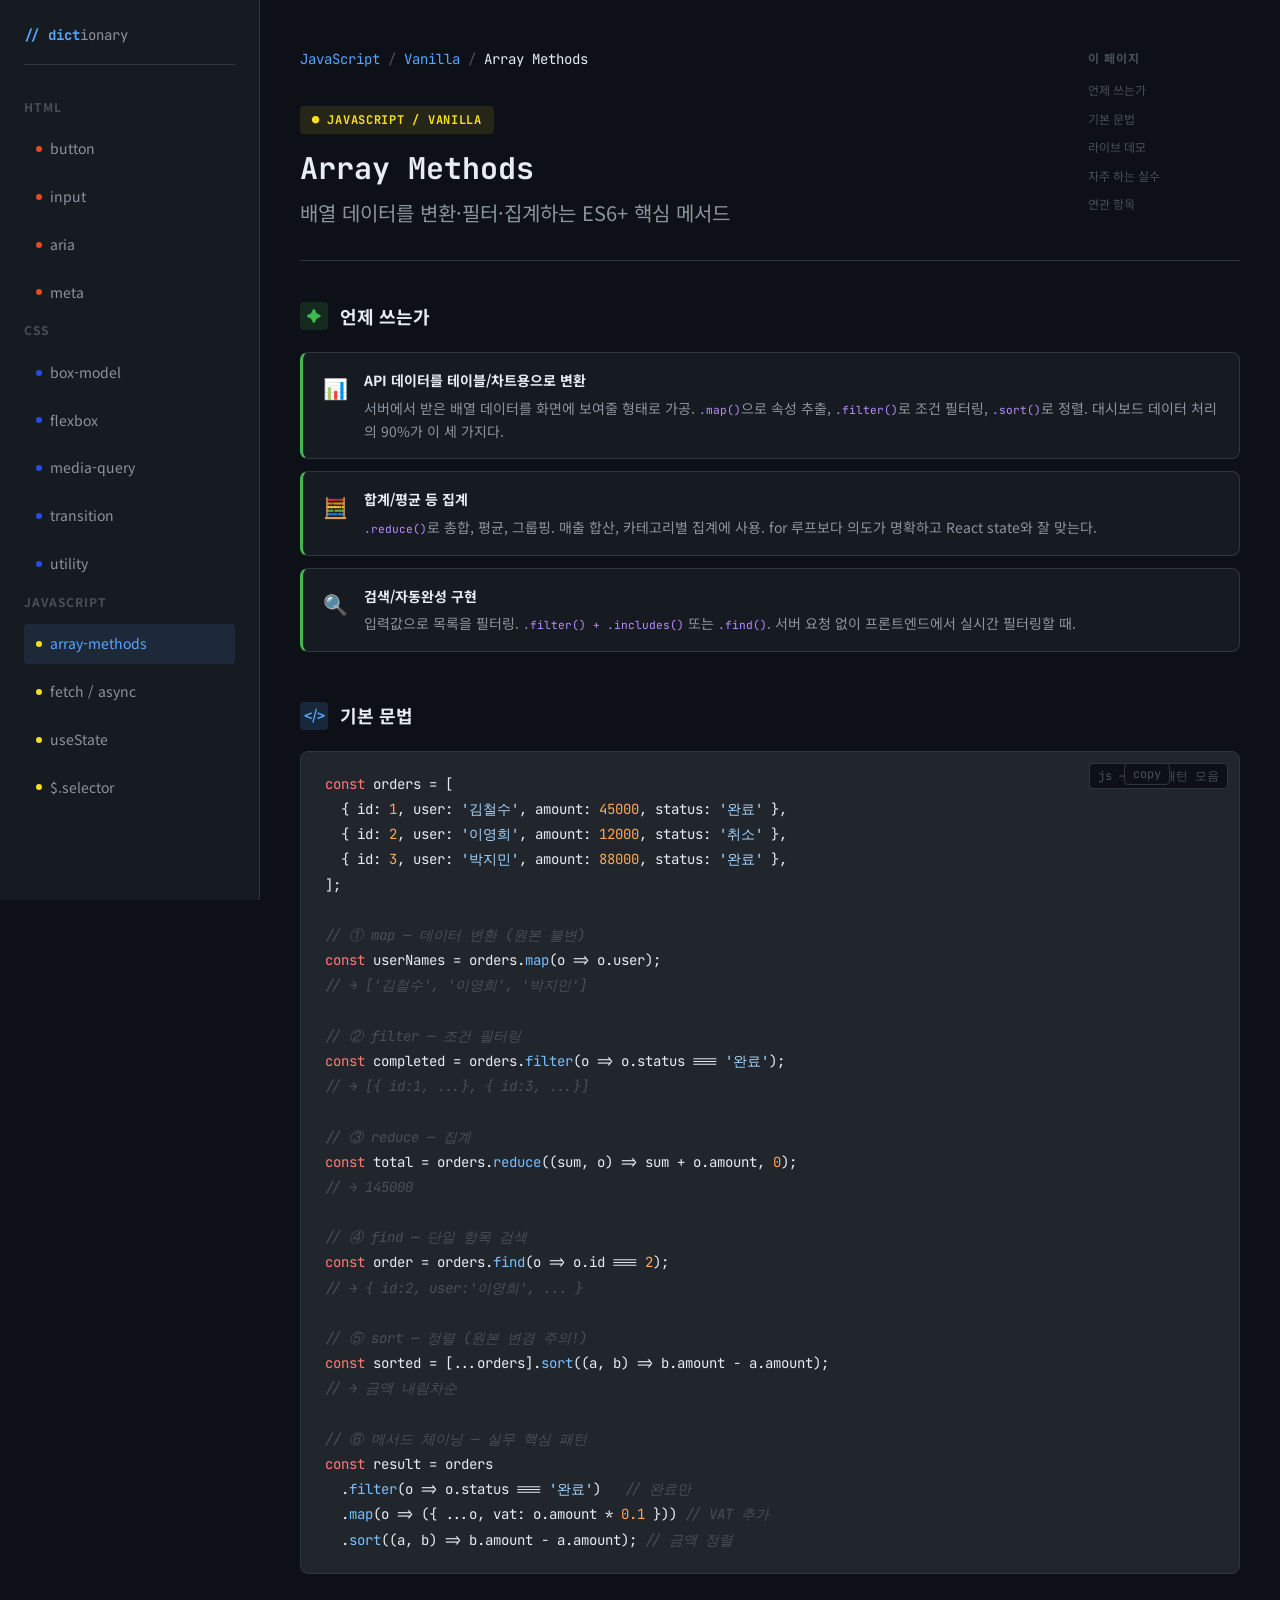
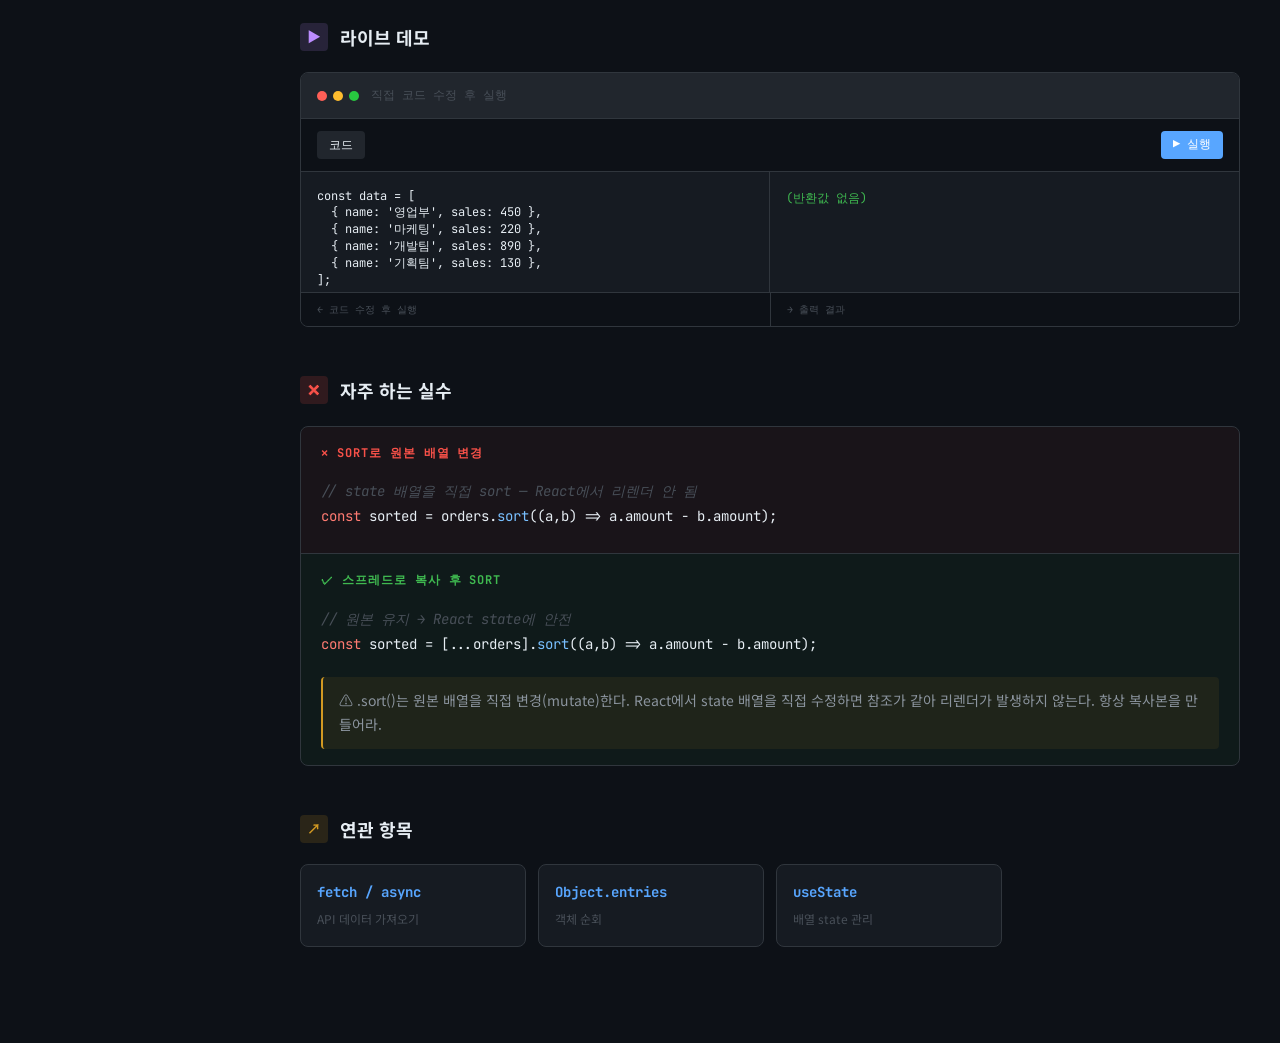
<file: 03_javascript/01_vanilla/array-methods.html>
<!DOCTYPE html>
<html lang="ko">
<head>
  <meta charset="UTF-8">
  <meta name="viewport" content="width=device-width, initial-scale=1.0">
  <title>DICT | Array Methods</title>
  <link rel="preconnect" href="https://fonts.googleapis.com">
  <link href="https://fonts.googleapis.com/css2?family=JetBrains+Mono:wght@400;700&family=Noto+Sans+KR:wght@400;500;700&display=swap" rel="stylesheet">
  <link rel="stylesheet" href="../../00_assets/css/variables.css">
  <link rel="stylesheet" href="../../00_assets/css/reset.css">
  <link rel="stylesheet" href="../../00_assets/css/entry.css">
  <style>
    .method-grid {
      display: grid;
      grid-template-columns: repeat(auto-fill, minmax(140px, 1fr));
      gap: var(--space-2);
      margin-bottom: var(--space-6);
    }
    .method-chip {
      padding: var(--space-2) var(--space-3);
      background: var(--bg-elevated);
      border: 1px solid var(--border-default);
      border-radius: var(--radius-sm);
      font-family: var(--font-mono);
      font-size: var(--text-xs);
      color: var(--accent-purple);
      text-align: center;
      cursor: pointer;
      transition: border-color var(--transition-fast), background var(--transition-fast);
    }
    .method-chip:hover, .method-chip.active {
      border-color: var(--accent-blue);
      background: rgba(88,166,255,0.08);
      color: var(--accent-blue);
    }
    .playground {
      background: var(--bg-elevated);
      border: 1px solid var(--border-default);
      border-radius: var(--radius-md);
      overflow: hidden;
    }
    .playground-header {
      display: flex;
      gap: var(--space-3);
      padding: var(--space-3) var(--space-4);
      background: var(--bg-base);
      border-bottom: 1px solid var(--border-default);
    }
    .playground-tab {
      font-family: var(--font-mono);
      font-size: var(--text-xs);
      color: var(--text-muted);
      padding: var(--space-1) var(--space-3);
      border-radius: var(--radius-sm);
      cursor: pointer;
    }
    .playground-tab.active { background: var(--bg-elevated); color: var(--text-primary); }
    .playground-body {
      display: grid;
      grid-template-columns: 1fr 1fr;
    }
    @media(max-width:600px) { .playground-body { grid-template-columns: 1fr; } }
    .pg-input, .pg-output {
      padding: var(--space-4);
      font-family: var(--font-mono);
      font-size: var(--text-xs);
      min-height: 120px;
    }
    .pg-input {
      background: transparent;
      border-right: 1px solid var(--border-default);
      color: var(--text-primary);
      resize: none;
      outline: none;
      border-bottom: none;
      border-top: none;
      border-left: none;
      width: 100%;
    }
    .pg-output { color: var(--accent-green); }
    .pg-label {
      font-family: var(--font-mono);
      font-size: 10px;
      color: var(--text-muted);
      padding: var(--space-2) var(--space-4);
      border-top: 1px solid var(--border-default);
      background: var(--bg-base);
    }
    .run-btn {
      padding: var(--space-1) var(--space-3);
      background: var(--accent-blue);
      color: #fff;
      border-radius: var(--radius-sm);
      font-family: var(--font-mono);
      font-size: var(--text-xs);
      cursor: pointer;
      margin-left: auto;
      border: none;
    }
    .run-btn:hover { opacity: 0.85; }
  </style>
</head>
<body>

<div class="page-wrapper">
  <aside class="sidebar" id="sidebar"></aside>
  <main class="main-content">

    <nav class="breadcrumb">
      <a href="#">JavaScript</a><span>/</span>
      <a href="#">Vanilla</a><span>/</span>
      <span style="color:var(--text-primary)">Array Methods</span>
    </nav>

    <header class="entry-header">
      <div class="entry-category-tag" style="background:rgba(247,223,30,0.1);color:var(--cat-js);">
        ● JavaScript / Vanilla
      </div>
      <h1 class="entry-title">Array Methods</h1>
      <p class="entry-definition">배열 데이터를 변환·필터·집계하는 ES6+ 핵심 메서드</p>
    </header>

    <section class="entry-section" id="when" data-toc="언제 쓰는가">
      <h2 class="section-title"><span class="section-icon icon-when">✦</span>언제 쓰는가</h2>
      <div class="when-list">
        <div class="when-item">
          <span class="when-item-icon">📊</span>
          <div class="when-item-text">
            <strong>API 데이터를 테이블/차트용으로 변환</strong>
            <p>서버에서 받은 배열 데이터를 화면에 보여줄 형태로 가공. <code style="font-family:var(--font-mono);font-size:0.8em;color:var(--accent-purple)">.map()</code>으로 속성 추출, <code style="font-family:var(--font-mono);font-size:0.8em;color:var(--accent-purple)">.filter()</code>로 조건 필터링, <code style="font-family:var(--font-mono);font-size:0.8em;color:var(--accent-purple)">.sort()</code>로 정렬. 대시보드 데이터 처리의 90%가 이 세 가지다.</p>
          </div>
        </div>
        <div class="when-item">
          <span class="when-item-icon">🧮</span>
          <div class="when-item-text">
            <strong>합계/평균 등 집계</strong>
            <p><code style="font-family:var(--font-mono);font-size:0.8em;color:var(--accent-purple)">.reduce()</code>로 총합, 평균, 그룹핑. 매출 합산, 카테고리별 집계에 사용. for 루프보다 의도가 명확하고 React state와 잘 맞는다.</p>
          </div>
        </div>
        <div class="when-item">
          <span class="when-item-icon">🔍</span>
          <div class="when-item-text">
            <strong>검색/자동완성 구현</strong>
            <p>입력값으로 목록을 필터링. <code style="font-family:var(--font-mono);font-size:0.8em;color:var(--accent-purple)">.filter() + .includes()</code> 또는 <code style="font-family:var(--font-mono);font-size:0.8em;color:var(--accent-purple)">.find()</code>. 서버 요청 없이 프론트엔드에서 실시간 필터링할 때.</p>
          </div>
        </div>
      </div>
    </section>

    <section class="entry-section" id="syntax" data-toc="기본 문법">
      <h2 class="section-title"><span class="section-icon icon-syntax">&lt;/&gt;</span>기본 문법</h2>
      <div class="code-block-wrapper">
        <div class="code-block-label">js — 실무 패턴 모음</div>
        <pre class="code-block">
<span class="kw">const</span> orders = [
  { id: <span class="val">1</span>, user: <span class="str">'김철수'</span>, amount: <span class="val">45000</span>, status: <span class="str">'완료'</span> },
  { id: <span class="val">2</span>, user: <span class="str">'이영희'</span>, amount: <span class="val">12000</span>, status: <span class="str">'취소'</span> },
  { id: <span class="val">3</span>, user: <span class="str">'박지민'</span>, amount: <span class="val">88000</span>, status: <span class="str">'완료'</span> },
];

<span class="cm">// ① map — 데이터 변환 (원본 불변)</span>
<span class="kw">const</span> userNames = orders.<span class="atr">map</span>(o =&gt; o.user);
<span class="cm">// → ['김철수', '이영희', '박지민']</span>

<span class="cm">// ② filter — 조건 필터링</span>
<span class="kw">const</span> completed = orders.<span class="atr">filter</span>(o =&gt; o.status === <span class="str">'완료'</span>);
<span class="cm">// → [{ id:1, ...}, { id:3, ...}]</span>

<span class="cm">// ③ reduce — 집계</span>
<span class="kw">const</span> total = orders.<span class="atr">reduce</span>((sum, o) =&gt; sum + o.amount, <span class="val">0</span>);
<span class="cm">// → 145000</span>

<span class="cm">// ④ find — 단일 항목 검색</span>
<span class="kw">const</span> order = orders.<span class="atr">find</span>(o =&gt; o.id === <span class="val">2</span>);
<span class="cm">// → { id:2, user:'이영희', ... }</span>

<span class="cm">// ⑤ sort — 정렬 (원본 변경 주의!)</span>
<span class="kw">const</span> sorted = [...orders].<span class="atr">sort</span>((a, b) =&gt; b.amount - a.amount);
<span class="cm">// → 금액 내림차순</span>

<span class="cm">// ⑥ 메서드 체이닝 — 실무 핵심 패턴</span>
<span class="kw">const</span> result = orders
  .<span class="atr">filter</span>(o =&gt; o.status === <span class="str">'완료'</span>)   <span class="cm">// 완료만</span>
  .<span class="atr">map</span>(o =&gt; ({ ...o, vat: o.amount * <span class="val">0.1</span> })) <span class="cm">// VAT 추가</span>
  .<span class="atr">sort</span>((a, b) =&gt; b.amount - a.amount); <span class="cm">// 금액 정렬</span></pre>
      </div>
    </section>

    <section class="entry-section" id="demo" data-toc="라이브 데모">
      <h2 class="section-title"><span class="section-icon icon-demo">▶</span>라이브 데모</h2>
      <div class="demo-container">
        <div class="demo-toolbar">
          <div class="demo-toolbar-dots">
            <span class="dot-red"></span><span class="dot-yellow"></span><span class="dot-green"></span>
          </div>
          <span class="demo-toolbar-title">직접 코드 수정 후 실행</span>
        </div>
        <div class="demo-preview" style="padding:0">
          <div class="playground-header">
            <span class="playground-tab active">코드</span>
            <button type="button" class="run-btn" id="run-btn">▶ 실행</button>
          </div>
          <div class="playground-body">
            <textarea class="pg-input" id="pg-code" spellcheck="false">const data = [
  { name: '영업부', sales: 450 },
  { name: '마케팅', sales: 220 },
  { name: '개발팀', sales: 890 },
  { name: '기획팀', sales: 130 },
];

// 여기를 수정해봐라
const result = data
  .filter(d => d.sales > 200)
  .map(d => `${d.name}: ${d.sales}만원`)
  .join('\n');

result;</textarea>
            <div class="pg-output" id="pg-output">결과가 여기에 표시됩니다</div>
          </div>
          <div style="display:flex">
            <div class="pg-label" style="flex:1;border-right:1px solid var(--border-default)">← 코드 수정 후 실행</div>
            <div class="pg-label" style="flex:1">→ 출력 결과</div>
          </div>
        </div>
      </div>
    </section>

    <section class="entry-section" id="mistakes" data-toc="자주 하는 실수">
      <h2 class="section-title"><span class="section-icon icon-mistake">✕</span>자주 하는 실수</h2>
      <div class="mistake-list">
        <div class="mistake-item">
          <div class="mistake-bad">
            <div class="mistake-label label-bad">✕ sort로 원본 배열 변경</div>
            <pre class="code-block" style="background:transparent;border:none;padding:var(--space-2) 0;font-size:var(--text-sm);">
<span class="cm">// state 배열을 직접 sort — React에서 리렌더 안 됨</span>
<span class="kw">const</span> sorted = orders.<span class="atr">sort</span>((a,b) =&gt; a.amount - b.amount);</pre>
          </div>
          <div class="mistake-good">
            <div class="mistake-label label-good">✓ 스프레드로 복사 후 sort</div>
            <pre class="code-block" style="background:transparent;border:none;padding:var(--space-2) 0;font-size:var(--text-sm);">
<span class="cm">// 원본 유지 → React state에 안전</span>
<span class="kw">const</span> sorted = [...orders].<span class="atr">sort</span>((a,b) =&gt; a.amount - b.amount);</pre>
            <div class="mistake-explanation">
              ⚠️ .sort()는 원본 배열을 직접 변경(mutate)한다. React에서 state 배열을 직접 수정하면 참조가 같아 리렌더가 발생하지 않는다. 항상 복사본을 만들어라.
            </div>
          </div>
        </div>
      </div>
    </section>

    <section class="entry-section" id="related" data-toc="연관 항목">
      <h2 class="section-title"><span class="section-icon icon-related">↗</span>연관 항목</h2>
      <div class="related-grid">
        <a href="../02_async/fetch.html" class="related-card">
          <div class="related-card-name">fetch / async</div>
          <div class="related-card-desc">API 데이터 가져오기</div>
        </a>
        <a href="#" class="related-card">
          <div class="related-card-name">Object.entries</div>
          <div class="related-card-desc">객체 순회</div>
        </a>
        <a href="../03_react/useState.html" class="related-card">
          <div class="related-card-name">useState</div>
          <div class="related-card-desc">배열 state 관리</div>
        </a>
      </div>
    </section>

  </main>
</div>

<script src="../../00_assets/js/navigation.js"></script>
<script>
  const runBtn = document.getElementById('run-btn');
  const codeEl = document.getElementById('pg-code');
  const outEl  = document.getElementById('pg-output');

  if (runBtn && codeEl && outEl) {
    // 페이지 로드 시 자동 실행
    function runCode() {
      try {
        // eval 대신 Function 생성자로 실행 (전역 오염 방지)
        const fn = new Function(codeEl.value);
        const result = fn();
        outEl.textContent = result !== undefined
          ? (typeof result === 'object' ? JSON.stringify(result, null, 2) : String(result))
          : '(반환값 없음)';
        outEl.style.color = 'var(--accent-green)';
      } catch (e) {
        outEl.textContent = '❌ ' + e.message;
        outEl.style.color = 'var(--accent-red)';
      }
    }
    runBtn.addEventListener('click', runCode);
    runCode(); // 초기 실행
  }
</script>
</body>
</html>
</file>
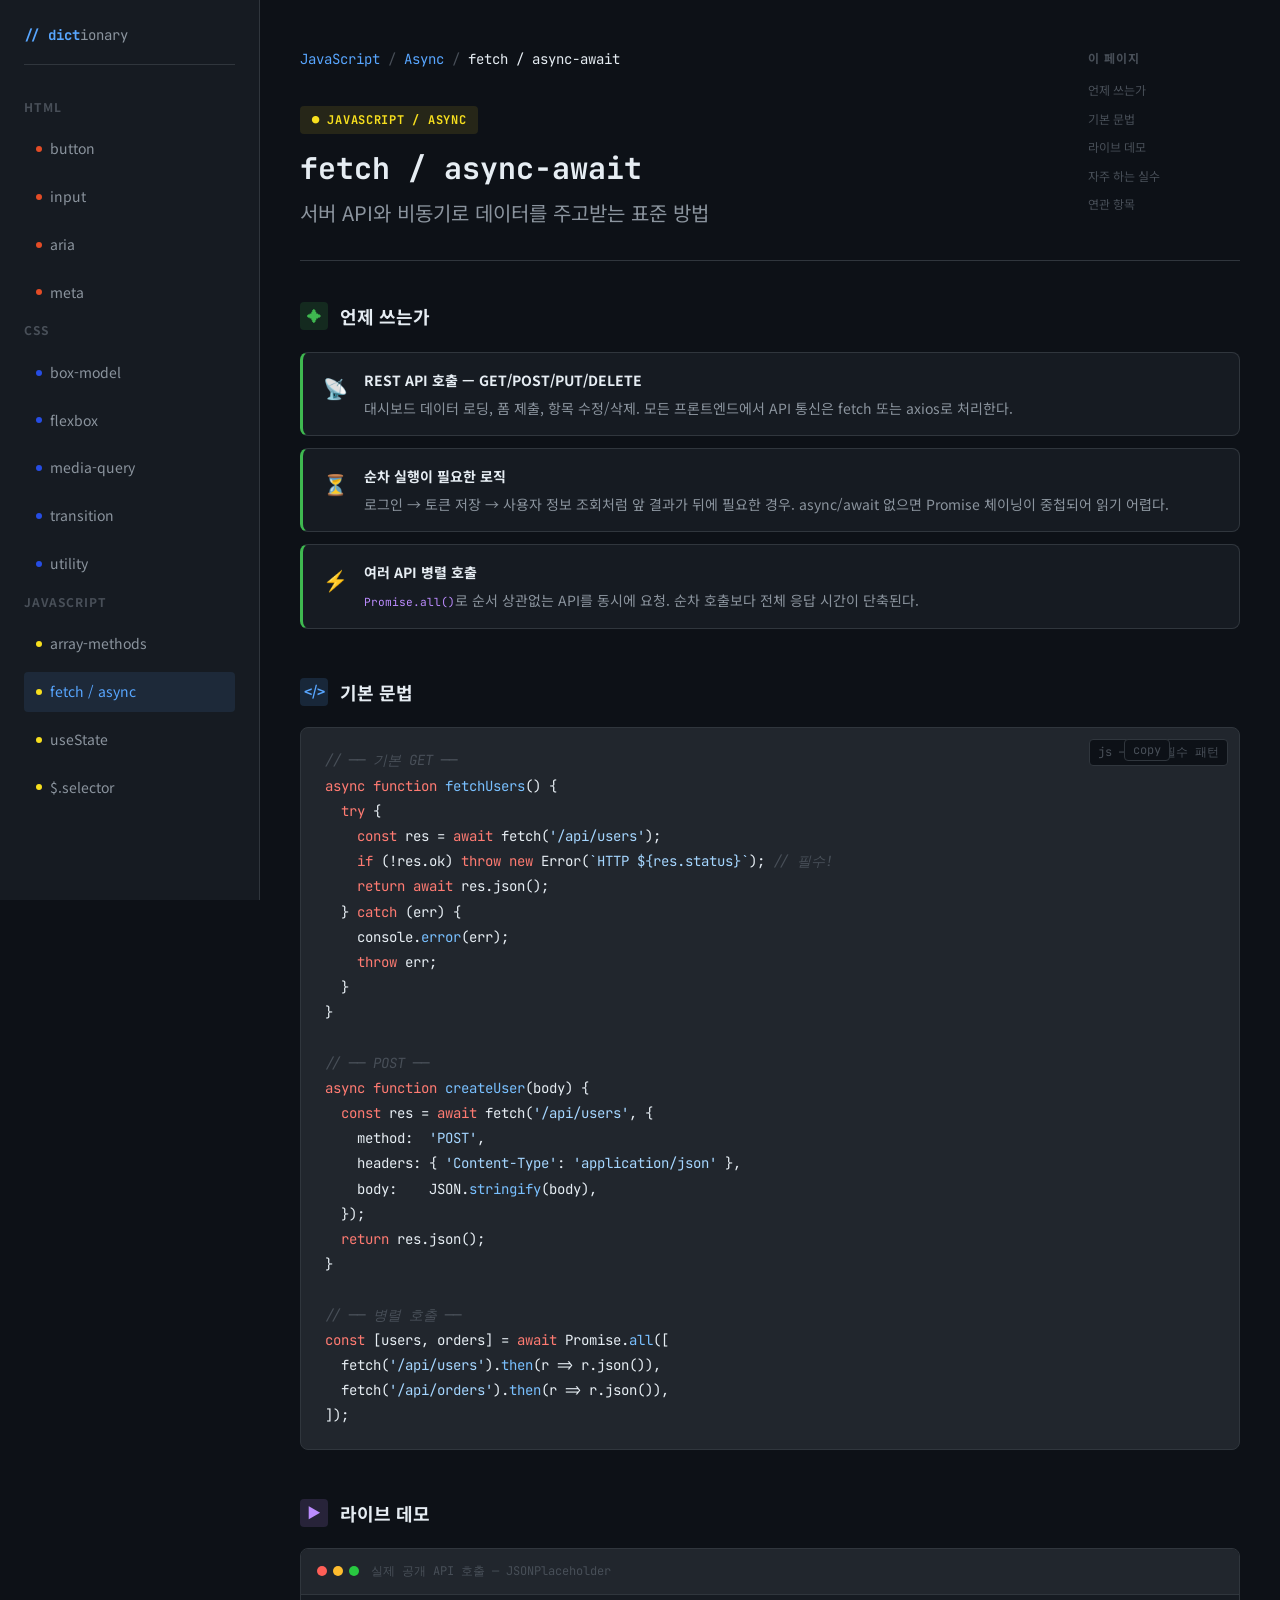
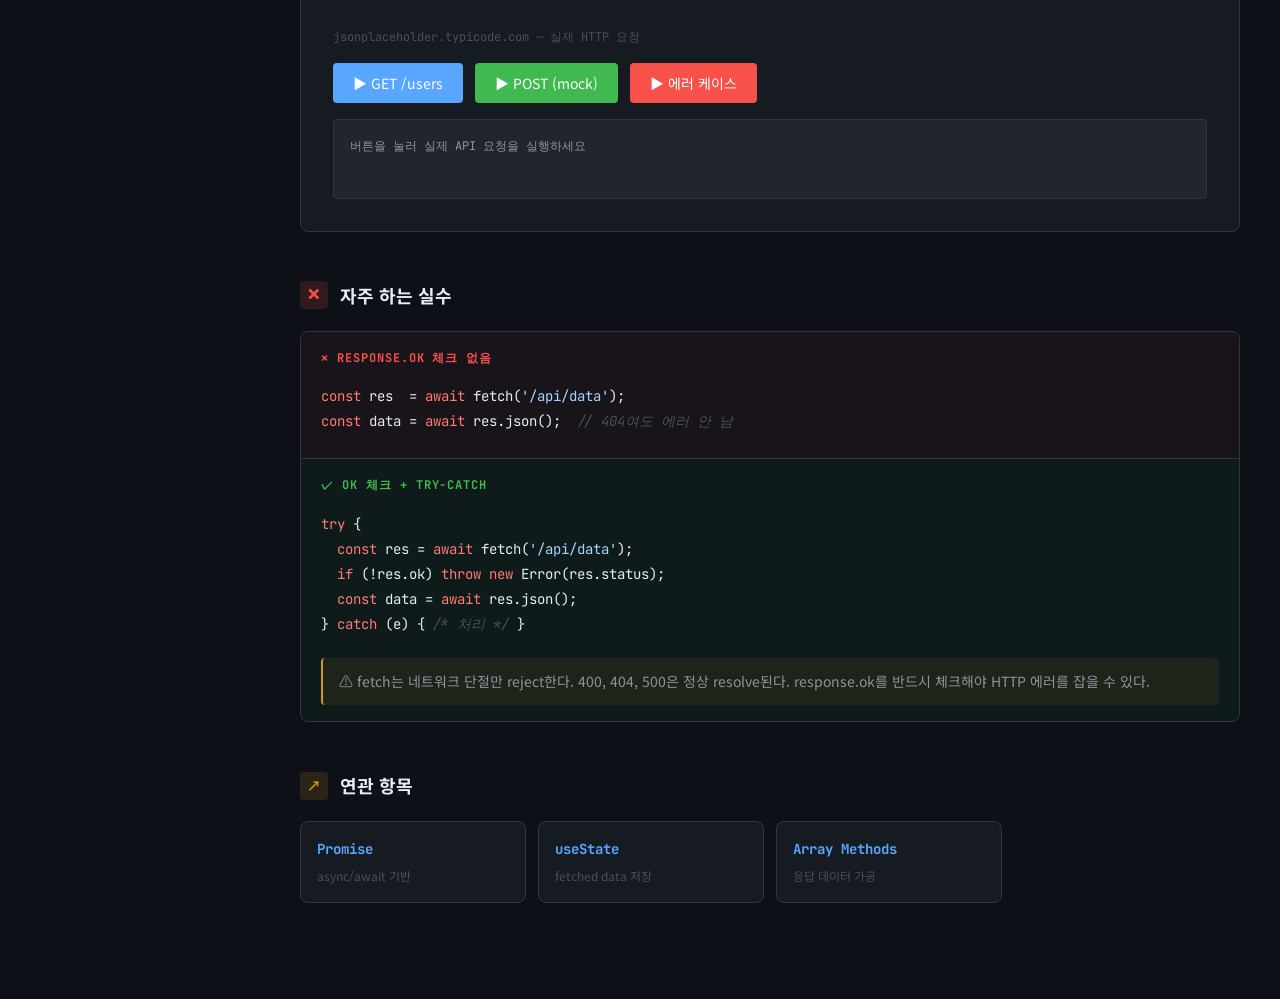
<file: 03_javascript/02_async/fetch.html>
<!DOCTYPE html>
<html lang="ko">
<head>
  <meta charset="UTF-8">
  <meta name="viewport" content="width=device-width, initial-scale=1.0">
  <title>DICT | fetch / async-await</title>
  <link rel="preconnect" href="https://fonts.googleapis.com">
  <link href="https://fonts.googleapis.com/css2?family=JetBrains+Mono:wght@400;700&family=Noto+Sans+KR:wght@400;500;700&display=swap" rel="stylesheet">
  <link rel="stylesheet" href="../../00_assets/css/variables.css">
  <link rel="stylesheet" href="../../00_assets/css/reset.css">
  <link rel="stylesheet" href="../../00_assets/css/entry.css">
  <style>
    .demo-fetch-btn {
      padding: 10px 20px;
      background: var(--accent-blue);
      color: #fff;
      border: none;
      border-radius: var(--radius-sm);
      font-size: var(--text-sm);
      cursor: pointer;
      font-family: var(--font-sans);
      transition: opacity var(--transition-fast);
    }
    .demo-fetch-btn:hover { opacity: 0.85; }
    .demo-fetch-btn:disabled { opacity: 0.5; cursor: not-allowed; }
    .fetch-result {
      background: var(--bg-elevated);
      border: 1px solid var(--border-default);
      border-radius: var(--radius-sm);
      padding: var(--space-4);
      font-family: var(--font-mono);
      font-size: var(--text-xs);
      color: var(--text-secondary);
      min-height: 80px;
      white-space: pre-wrap;
      word-break: break-all;
      line-height: 1.7;
    }
  </style>
</head>
<body>

<div class="page-wrapper">
  <aside class="sidebar" id="sidebar"></aside>
  <main class="main-content">

    <nav class="breadcrumb">
      <a href="#">JavaScript</a><span>/</span>
      <a href="#">Async</a><span>/</span>
      <span style="color:var(--text-primary)">fetch / async-await</span>
    </nav>

    <header class="entry-header">
      <div class="entry-category-tag" style="background:rgba(247,223,30,0.1);color:var(--cat-js);">
        ● JavaScript / Async
      </div>
      <h1 class="entry-title">fetch / async-await</h1>
      <p class="entry-definition">서버 API와 비동기로 데이터를 주고받는 표준 방법</p>
    </header>

    <section class="entry-section" id="when" data-toc="언제 쓰는가">
      <h2 class="section-title"><span class="section-icon icon-when">✦</span>언제 쓰는가</h2>
      <div class="when-list">
        <div class="when-item">
          <span class="when-item-icon">📡</span>
          <div class="when-item-text">
            <strong>REST API 호출 — GET/POST/PUT/DELETE</strong>
            <p>대시보드 데이터 로딩, 폼 제출, 항목 수정/삭제. 모든 프론트엔드에서 API 통신은 fetch 또는 axios로 처리한다.</p>
          </div>
        </div>
        <div class="when-item">
          <span class="when-item-icon">⏳</span>
          <div class="when-item-text">
            <strong>순차 실행이 필요한 로직</strong>
            <p>로그인 → 토큰 저장 → 사용자 정보 조회처럼 앞 결과가 뒤에 필요한 경우. async/await 없으면 Promise 체이닝이 중첩되어 읽기 어렵다.</p>
          </div>
        </div>
        <div class="when-item">
          <span class="when-item-icon">⚡</span>
          <div class="when-item-text">
            <strong>여러 API 병렬 호출</strong>
            <p><code style="font-family:var(--font-mono);font-size:0.8em;color:var(--accent-purple)">Promise.all()</code>로 순서 상관없는 API를 동시에 요청. 순차 호출보다 전체 응답 시간이 단축된다.</p>
          </div>
        </div>
      </div>
    </section>

    <section class="entry-section" id="syntax" data-toc="기본 문법">
      <h2 class="section-title"><span class="section-icon icon-syntax">&lt;/&gt;</span>기본 문법</h2>
      <div class="code-block-wrapper">
        <div class="code-block-label">js — 실무 필수 패턴</div>
        <pre class="code-block">
<span class="cm">// ── 기본 GET ──</span>
<span class="kw">async function</span> <span class="atr">fetchUsers</span>() {
  <span class="kw">try</span> {
    <span class="kw">const</span> res = <span class="kw">await</span> fetch(<span class="str">'/api/users'</span>);
    <span class="kw">if</span> (!res.ok) <span class="kw">throw new</span> Error(<span class="str">`HTTP ${res.status}`</span>); <span class="cm">// 필수!</span>
    <span class="kw">return await</span> res.json();
  } <span class="kw">catch</span> (err) {
    console.<span class="atr">error</span>(err);
    <span class="kw">throw</span> err;
  }
}

<span class="cm">// ── POST ──</span>
<span class="kw">async function</span> <span class="atr">createUser</span>(body) {
  <span class="kw">const</span> res = <span class="kw">await</span> fetch(<span class="str">'/api/users'</span>, {
    method:  <span class="str">'POST'</span>,
    headers: { <span class="str">'Content-Type'</span>: <span class="str">'application/json'</span> },
    body:    JSON.<span class="atr">stringify</span>(body),
  });
  <span class="kw">return</span> res.json();
}

<span class="cm">// ── 병렬 호출 ──</span>
<span class="kw">const</span> [users, orders] = <span class="kw">await</span> Promise.<span class="atr">all</span>([
  fetch(<span class="str">'/api/users'</span>).<span class="atr">then</span>(r =&gt; r.json()),
  fetch(<span class="str">'/api/orders'</span>).<span class="atr">then</span>(r =&gt; r.json()),
]);</pre>
      </div>
    </section>

    <section class="entry-section" id="demo" data-toc="라이브 데모">
      <h2 class="section-title"><span class="section-icon icon-demo">▶</span>라이브 데모</h2>
      <div class="demo-container">
        <div class="demo-toolbar">
          <div class="demo-toolbar-dots">
            <span class="dot-red"></span><span class="dot-yellow"></span><span class="dot-green"></span>
          </div>
          <span class="demo-toolbar-title">실제 공개 API 호출 — JSONPlaceholder</span>
        </div>
        <div class="demo-preview">
          <p style="font-size:var(--text-xs);color:var(--text-muted);margin-bottom:var(--space-4);font-family:var(--font-mono)">
            jsonplaceholder.typicode.com — 실제 HTTP 요청
          </p>
          <div style="display:flex;gap:var(--space-3);margin-bottom:var(--space-4);flex-wrap:wrap">
            <button type="button" class="demo-fetch-btn" id="fetch-get">▶ GET /users</button>
            <button type="button" class="demo-fetch-btn" id="fetch-post" style="background:var(--accent-green)">▶ POST (mock)</button>
            <button type="button" class="demo-fetch-btn" id="fetch-fail" style="background:var(--accent-red)">▶ 에러 케이스</button>
          </div>
          <div class="fetch-result" id="fetch-result">버튼을 눌러 실제 API 요청을 실행하세요</div>
        </div>
      </div>
    </section>

    <section class="entry-section" id="mistakes" data-toc="자주 하는 실수">
      <h2 class="section-title"><span class="section-icon icon-mistake">✕</span>자주 하는 실수</h2>
      <div class="mistake-list">
        <div class="mistake-item">
          <div class="mistake-bad">
            <div class="mistake-label label-bad">✕ response.ok 체크 없음</div>
            <pre class="code-block" style="background:transparent;border:none;padding:var(--space-2) 0;font-size:var(--text-sm);">
<span class="kw">const</span> res  = <span class="kw">await</span> fetch(<span class="str">'/api/data'</span>);
<span class="kw">const</span> data = <span class="kw">await</span> res.json();  <span class="cm">// 404여도 에러 안 남</span></pre>
          </div>
          <div class="mistake-good">
            <div class="mistake-label label-good">✓ ok 체크 + try-catch</div>
            <pre class="code-block" style="background:transparent;border:none;padding:var(--space-2) 0;font-size:var(--text-sm);">
<span class="kw">try</span> {
  <span class="kw">const</span> res = <span class="kw">await</span> fetch(<span class="str">'/api/data'</span>);
  <span class="kw">if</span> (!res.ok) <span class="kw">throw new</span> Error(res.status);
  <span class="kw">const</span> data = <span class="kw">await</span> res.json();
} <span class="kw">catch</span> (e) { <span class="cm">/* 처리 */</span> }</pre>
            <div class="mistake-explanation">
              ⚠️ fetch는 네트워크 단절만 reject한다. 400, 404, 500은 정상 resolve된다. response.ok를 반드시 체크해야 HTTP 에러를 잡을 수 있다.
            </div>
          </div>
        </div>
      </div>
    </section>

    <section class="entry-section" id="related" data-toc="연관 항목">
      <h2 class="section-title"><span class="section-icon icon-related">↗</span>연관 항목</h2>
      <div class="related-grid">
        <a href="#" class="related-card">
          <div class="related-card-name">Promise</div>
          <div class="related-card-desc">async/await 기반</div>
        </a>
        <a href="../03_react/useState.html" class="related-card">
          <div class="related-card-name">useState</div>
          <div class="related-card-desc">fetched data 저장</div>
        </a>
        <a href="../01_vanilla/array-methods.html" class="related-card">
          <div class="related-card-name">Array Methods</div>
          <div class="related-card-desc">응답 데이터 가공</div>
        </a>
      </div>
    </section>

  </main>
</div>

<script src="../../00_assets/js/navigation.js"></script>
<script>
  const resultEl = document.getElementById('fetch-result');

  function setLoading() {
    resultEl.textContent = '⏳ 요청 중...';
    resultEl.style.color = 'var(--accent-yellow)';
  }
  function setSuccess(text) {
    resultEl.textContent = text;
    resultEl.style.color = 'var(--accent-green)';
  }
  function setError(text) {
    resultEl.textContent = text;
    resultEl.style.color = 'var(--accent-red)';
  }

  document.getElementById('fetch-get').addEventListener('click', async () => {
    setLoading();
    try {
      const res = await fetch('https://jsonplaceholder.typicode.com/users?_limit=3');
      if (!res.ok) throw new Error(`HTTP ${res.status}`);
      const data = await res.json();
      setSuccess(
        '✓ GET 성공\n\n' +
        data.map(u => `  ID: ${u.id}  이름: ${u.name}  이메일: ${u.email}`).join('\n')
      );
    } catch (e) {
      setError('✕ 에러: ' + e.message);
    }
  });

  document.getElementById('fetch-post').addEventListener('click', async () => {
    setLoading();
    try {
      const res = await fetch('https://jsonplaceholder.typicode.com/posts', {
        method: 'POST',
        headers: { 'Content-Type': 'application/json' },
        body: JSON.stringify({ title: '테스트 제목', body: '내용', userId: 1 }),
      });
      const data = await res.json();
      setSuccess('✓ POST 성공 (mock)\n\n' + JSON.stringify(data, null, 2));
    } catch (e) {
      setError('✕ 에러: ' + e.message);
    }
  });

  document.getElementById('fetch-fail').addEventListener('click', async () => {
    setLoading();
    try {
      const res = await fetch('https://jsonplaceholder.typicode.com/posts/99999');
      if (!res.ok) throw new Error(`HTTP ${res.status} — 해당 리소스 없음`);
      const data = await res.json();
      setSuccess(JSON.stringify(data));
    } catch (e) {
      setError('✕ 에러 처리 성공!\n\n  ' + e.message + '\n\n  → response.ok 체크로 정상 감지됨');
    }
  });
</script>
</body>
</html>
</file>
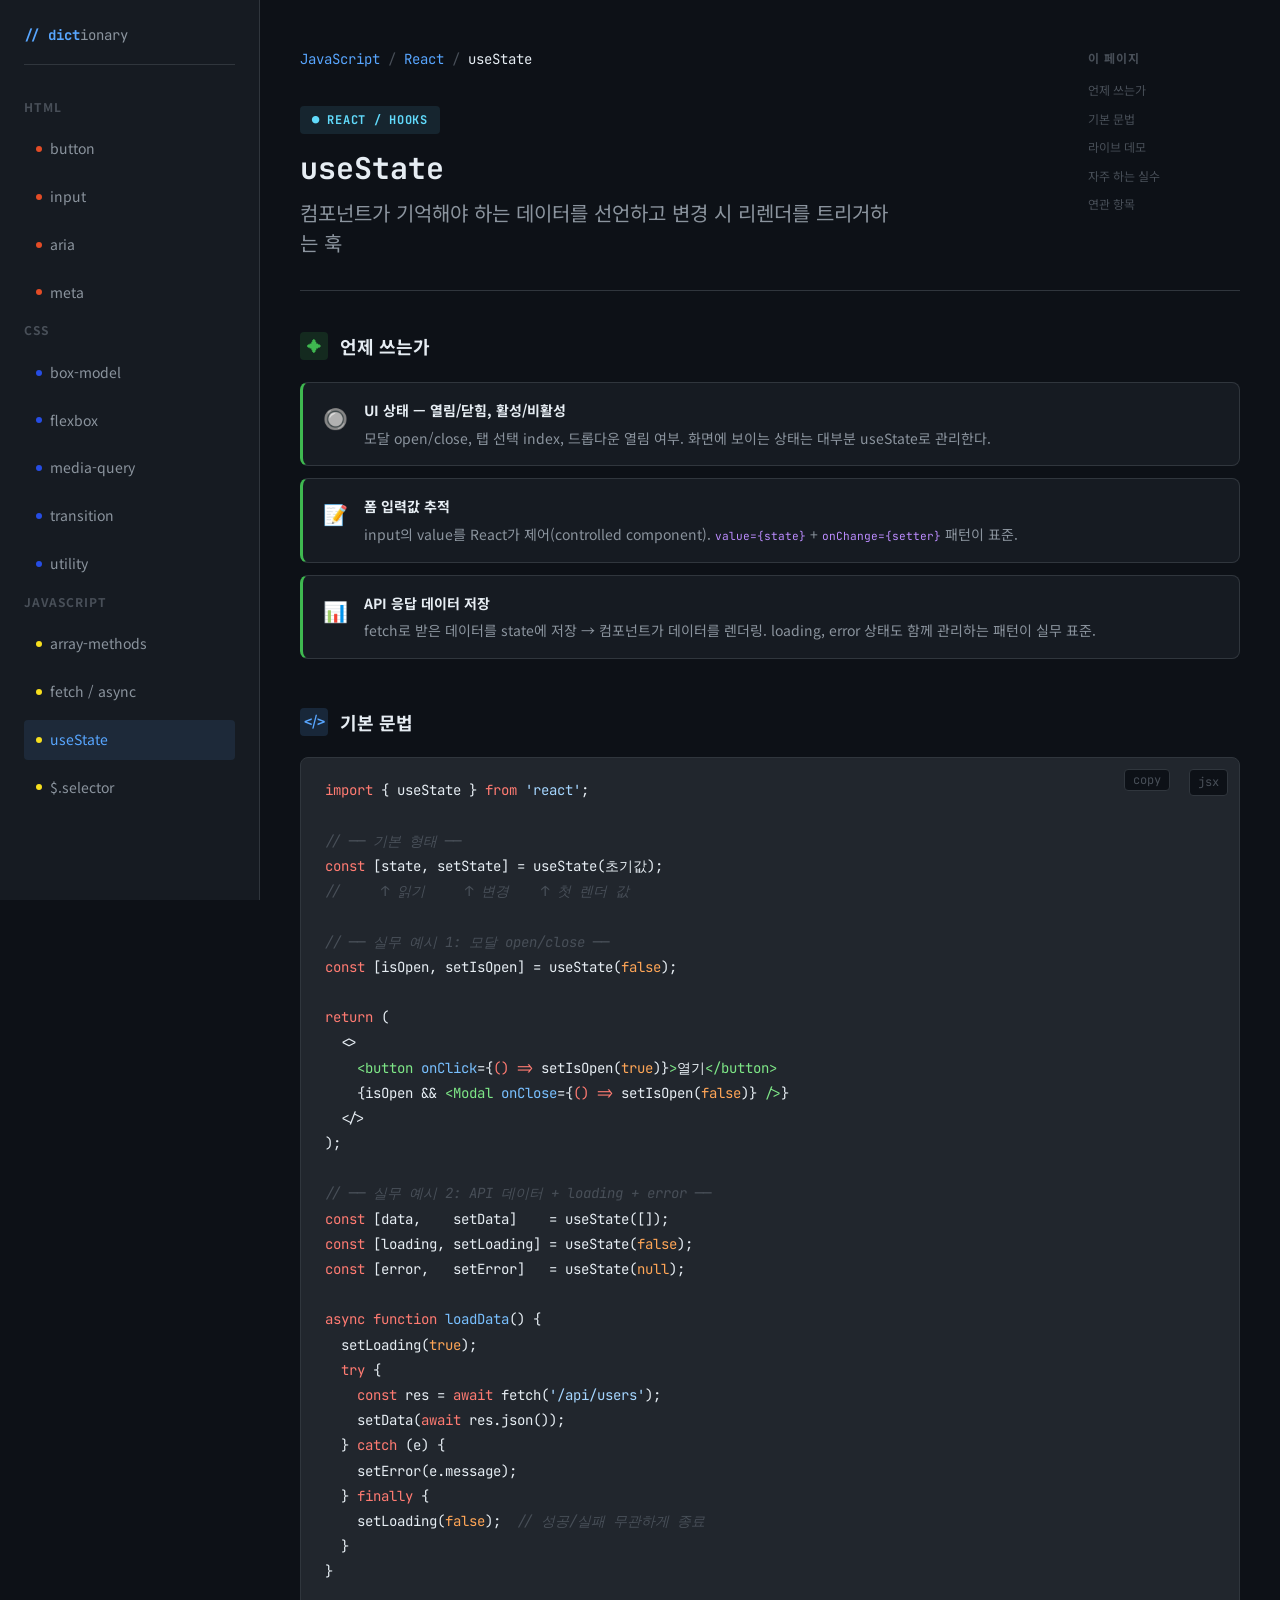
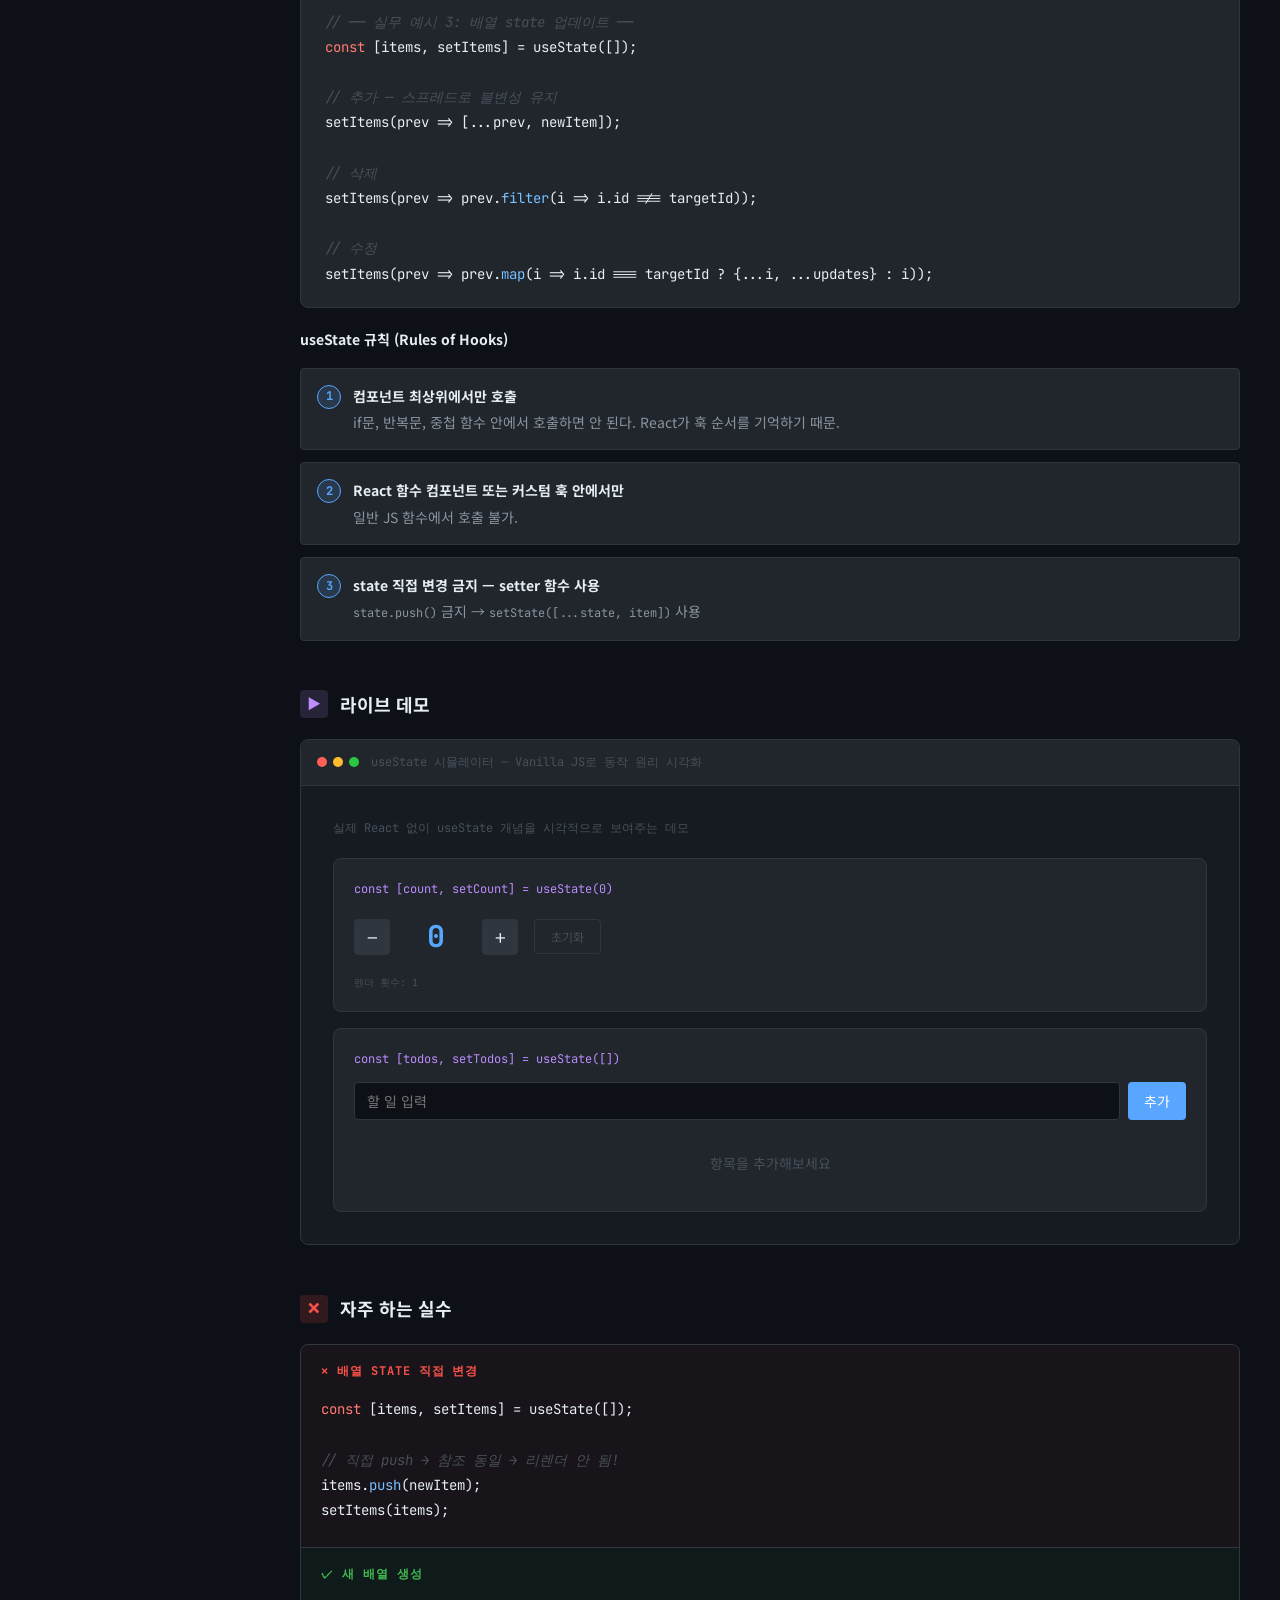
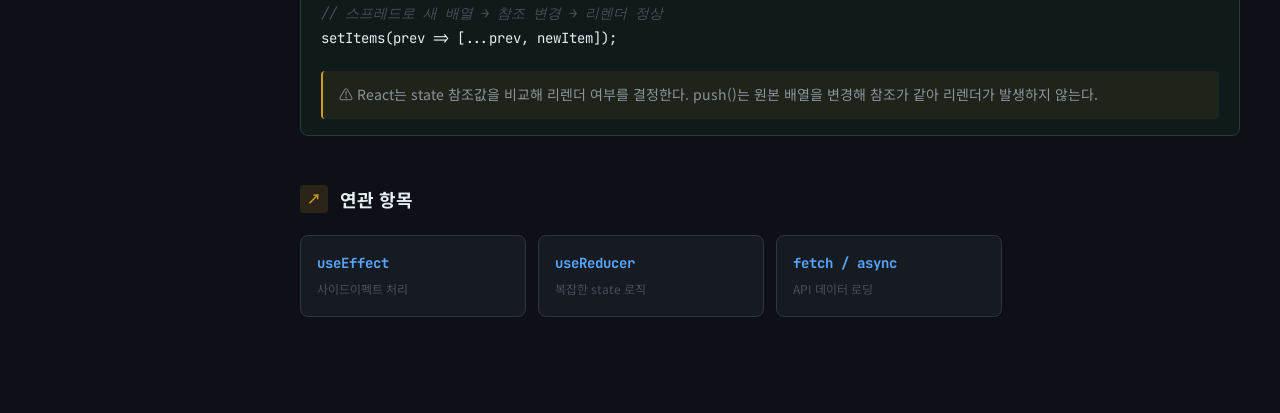
<file: 03_javascript/03_react/useState.html>
<!DOCTYPE html>
<html lang="ko">
<head>
  <meta charset="UTF-8">
  <meta name="viewport" content="width=device-width, initial-scale=1.0">
  <title>DICT | useState</title>
  <link rel="preconnect" href="https://fonts.googleapis.com">
  <link href="https://fonts.googleapis.com/css2?family=JetBrains+Mono:wght@400;700&family=Noto+Sans+KR:wght@400;500;700&display=swap" rel="stylesheet">
  <link rel="stylesheet" href="../../00_assets/css/variables.css">
  <link rel="stylesheet" href="../../00_assets/css/reset.css">
  <link rel="stylesheet" href="../../00_assets/css/entry.css">
  <style>
    .rule-list {
      display: flex;
      flex-direction: column;
      gap: var(--space-3);
    }
    .rule-item {
      display: flex;
      gap: var(--space-3);
      padding: var(--space-4);
      background: var(--bg-elevated);
      border: 1px solid var(--border-default);
      border-radius: var(--radius-sm);
    }
    .rule-num {
      width: 24px;
      height: 24px;
      border-radius: 50%;
      background: rgba(88,166,255,0.15);
      border: 1px solid var(--accent-blue);
      color: var(--accent-blue);
      font-family: var(--font-mono);
      font-size: var(--text-xs);
      font-weight: var(--weight-bold);
      display: flex;
      align-items: center;
      justify-content: center;
      flex-shrink: 0;
    }
    .rule-text {
      font-size: var(--text-sm);
      color: var(--text-secondary);
      line-height: 1.6;
    }
    .rule-text strong { color: var(--text-primary); display: block; margin-bottom: 4px; }
  </style>
</head>
<body>

<div class="page-wrapper">
  <aside class="sidebar" id="sidebar"></aside>
  <main class="main-content">

    <nav class="breadcrumb">
      <a href="#">JavaScript</a><span>/</span>
      <a href="#">React</a><span>/</span>
      <span style="color:var(--text-primary)">useState</span>
    </nav>

    <header class="entry-header">
      <div class="entry-category-tag" style="background:rgba(97,218,251,0.1);color:var(--cat-react);">
        ● React / Hooks
      </div>
      <h1 class="entry-title">useState</h1>
      <p class="entry-definition">컴포넌트가 기억해야 하는 데이터를 선언하고 변경 시 리렌더를 트리거하는 훅</p>
    </header>

    <section class="entry-section" id="when" data-toc="언제 쓰는가">
      <h2 class="section-title"><span class="section-icon icon-when">✦</span>언제 쓰는가</h2>
      <div class="when-list">
        <div class="when-item">
          <span class="when-item-icon">🔘</span>
          <div class="when-item-text">
            <strong>UI 상태 — 열림/닫힘, 활성/비활성</strong>
            <p>모달 open/close, 탭 선택 index, 드롭다운 열림 여부. 화면에 보이는 상태는 대부분 useState로 관리한다.</p>
          </div>
        </div>
        <div class="when-item">
          <span class="when-item-icon">📝</span>
          <div class="when-item-text">
            <strong>폼 입력값 추적</strong>
            <p>input의 value를 React가 제어(controlled component). <code style="font-family:var(--font-mono);font-size:0.8em;color:var(--accent-purple)">value={state}</code> + <code style="font-family:var(--font-mono);font-size:0.8em;color:var(--accent-purple)">onChange={setter}</code> 패턴이 표준.</p>
          </div>
        </div>
        <div class="when-item">
          <span class="when-item-icon">📊</span>
          <div class="when-item-text">
            <strong>API 응답 데이터 저장</strong>
            <p>fetch로 받은 데이터를 state에 저장 → 컴포넌트가 데이터를 렌더링. loading, error 상태도 함께 관리하는 패턴이 실무 표준.</p>
          </div>
        </div>
      </div>
    </section>

    <section class="entry-section" id="syntax" data-toc="기본 문법">
      <h2 class="section-title"><span class="section-icon icon-syntax">&lt;/&gt;</span>기본 문법</h2>
      <div class="code-block-wrapper">
        <div class="code-block-label">jsx</div>
        <pre class="code-block">
<span class="kw">import</span> { useState } <span class="kw">from</span> <span class="str">'react'</span>;

<span class="cm">// ── 기본 형태 ──</span>
<span class="kw">const</span> [state, setState] = useState(초기값);
<span class="cm">//     ↑ 읽기     ↑ 변경    ↑ 첫 렌더 값</span>

<span class="cm">// ── 실무 예시 1: 모달 open/close ──</span>
<span class="kw">const</span> [isOpen, setIsOpen] = useState(<span class="val">false</span>);

<span class="kw">return</span> (
  &lt;&gt;
    <span class="tag">&lt;button</span> <span class="atr">onClick</span>={<span class="kw">() =&gt;</span> setIsOpen(<span class="val">true</span>)}<span class="tag">&gt;</span>열기<span class="tag">&lt;/button&gt;</span>
    {isOpen &amp;&amp; <span class="tag">&lt;Modal</span> <span class="atr">onClose</span>={<span class="kw">() =&gt;</span> setIsOpen(<span class="val">false</span>)} <span class="tag">/&gt;</span>}
  &lt;/&gt;
);

<span class="cm">// ── 실무 예시 2: API 데이터 + loading + error ──</span>
<span class="kw">const</span> [data,    setData]    = useState([]);
<span class="kw">const</span> [loading, setLoading] = useState(<span class="val">false</span>);
<span class="kw">const</span> [error,   setError]   = useState(<span class="val">null</span>);

<span class="kw">async function</span> <span class="atr">loadData</span>() {
  setLoading(<span class="val">true</span>);
  <span class="kw">try</span> {
    <span class="kw">const</span> res = <span class="kw">await</span> fetch(<span class="str">'/api/users'</span>);
    setData(<span class="kw">await</span> res.json());
  } <span class="kw">catch</span> (e) {
    setError(e.message);
  } <span class="kw">finally</span> {
    setLoading(<span class="val">false</span>);  <span class="cm">// 성공/실패 무관하게 종료</span>
  }
}

<span class="cm">// ── 실무 예시 3: 배열 state 업데이트 ──</span>
<span class="kw">const</span> [items, setItems] = useState([]);

<span class="cm">// 추가 — 스프레드로 불변성 유지</span>
setItems(prev =&gt; [...prev, newItem]);

<span class="cm">// 삭제</span>
setItems(prev =&gt; prev.<span class="atr">filter</span>(i =&gt; i.id !== targetId));

<span class="cm">// 수정</span>
setItems(prev =&gt; prev.<span class="atr">map</span>(i =&gt; i.id === targetId ? {...i, ...updates} : i));</pre>
      </div>

      <div style="margin-top:var(--space-5)">
        <p style="font-size:var(--text-sm);font-weight:var(--weight-bold);color:var(--text-primary);margin-bottom:var(--space-4)">useState 규칙 (Rules of Hooks)</p>
        <div class="rule-list">
          <div class="rule-item">
            <div class="rule-num">1</div>
            <div class="rule-text">
              <strong>컴포넌트 최상위에서만 호출</strong>
              if문, 반복문, 중첩 함수 안에서 호출하면 안 된다. React가 훅 순서를 기억하기 때문.
            </div>
          </div>
          <div class="rule-item">
            <div class="rule-num">2</div>
            <div class="rule-text">
              <strong>React 함수 컴포넌트 또는 커스텀 훅 안에서만</strong>
              일반 JS 함수에서 호출 불가.
            </div>
          </div>
          <div class="rule-item">
            <div class="rule-num">3</div>
            <div class="rule-text">
              <strong>state 직접 변경 금지 — setter 함수 사용</strong>
              <code style="font-family:var(--font-mono);font-size:0.85em">state.push()</code> 금지 → <code style="font-family:var(--font-mono);font-size:0.85em">setState([...state, item])</code> 사용
            </div>
          </div>
        </div>
      </div>
    </section>

    <section class="entry-section" id="demo" data-toc="라이브 데모">
      <h2 class="section-title"><span class="section-icon icon-demo">▶</span>라이브 데모</h2>
      <div class="demo-container">
        <div class="demo-toolbar">
          <div class="demo-toolbar-dots">
            <span class="dot-red"></span><span class="dot-yellow"></span><span class="dot-green"></span>
          </div>
          <span class="demo-toolbar-title">useState 시뮬레이터 — Vanilla JS로 동작 원리 시각화</span>
        </div>
        <div class="demo-preview">
          <p style="font-size:var(--text-xs);color:var(--text-muted);margin-bottom:var(--space-5);font-family:var(--font-mono)">
            실제 React 없이 useState 개념을 시각적으로 보여주는 데모
          </p>

          <!-- Counter 예시 -->
          <div style="background:var(--bg-elevated);border:1px solid var(--border-default);border-radius:var(--radius-md);padding:var(--space-5);margin-bottom:var(--space-4)">
            <div style="font-family:var(--font-mono);font-size:var(--text-xs);color:var(--accent-purple);margin-bottom:var(--space-3)">const [count, setCount] = useState(0)</div>
            <div style="display:flex;align-items:center;gap:var(--space-4);margin-bottom:var(--space-3)">
              <button type="button" id="dec-btn" style="width:36px;height:36px;background:var(--bg-hover);border:1px solid var(--border-default);border-radius:var(--radius-sm);color:var(--text-primary);font-size:1.2rem;cursor:pointer;display:flex;align-items:center;justify-content:center">−</button>
              <span id="count-display" style="font-family:var(--font-mono);font-size:var(--text-3xl);font-weight:var(--weight-bold);color:var(--accent-blue);min-width:60px;text-align:center">0</span>
              <button type="button" id="inc-btn" style="width:36px;height:36px;background:var(--bg-hover);border:1px solid var(--border-default);border-radius:var(--radius-sm);color:var(--text-primary);font-size:1.2rem;cursor:pointer;display:flex;align-items:center;justify-content:center">+</button>
              <button type="button" id="reset-btn" style="padding:8px 16px;background:transparent;border:1px solid var(--border-default);border-radius:var(--radius-sm);color:var(--text-muted);font-size:var(--text-xs);cursor:pointer">초기화</button>
            </div>
            <div id="render-log" style="font-family:var(--font-mono);font-size:10px;color:var(--text-muted)">렌더 횟수: 1</div>
          </div>

          <!-- Todo 예시 -->
          <div style="background:var(--bg-elevated);border:1px solid var(--border-default);border-radius:var(--radius-md);padding:var(--space-5)">
            <div style="font-family:var(--font-mono);font-size:var(--text-xs);color:var(--accent-purple);margin-bottom:var(--space-3)">const [todos, setTodos] = useState([])</div>
            <div style="display:flex;gap:var(--space-2);margin-bottom:var(--space-4)">
              <input type="text" id="todo-input" placeholder="할 일 입력" style="flex:1;padding:8px 12px;background:var(--bg-base);border:1px solid var(--border-default);border-radius:var(--radius-sm);color:var(--text-primary);font-size:var(--text-sm);font-family:var(--font-sans);outline:none">
              <button type="button" id="add-todo" style="padding:8px 16px;background:var(--accent-blue);color:#fff;border:none;border-radius:var(--radius-sm);font-size:var(--text-sm);cursor:pointer">추가</button>
            </div>
            <ul id="todo-list" style="display:flex;flex-direction:column;gap:var(--space-2)">
              <li style="color:var(--text-muted);font-size:var(--text-sm);text-align:center;padding:var(--space-4)">항목을 추가해보세요</li>
            </ul>
          </div>
        </div>
      </div>
    </section>

    <section class="entry-section" id="mistakes" data-toc="자주 하는 실수">
      <h2 class="section-title"><span class="section-icon icon-mistake">✕</span>자주 하는 실수</h2>
      <div class="mistake-list">
        <div class="mistake-item">
          <div class="mistake-bad">
            <div class="mistake-label label-bad">✕ 배열 state 직접 변경</div>
            <pre class="code-block" style="background:transparent;border:none;padding:var(--space-2) 0;font-size:var(--text-sm);">
<span class="kw">const</span> [items, setItems] = useState([]);

<span class="cm">// 직접 push → 참조 동일 → 리렌더 안 됨!</span>
items.<span class="atr">push</span>(newItem);
setItems(items);</pre>
          </div>
          <div class="mistake-good">
            <div class="mistake-label label-good">✓ 새 배열 생성</div>
            <pre class="code-block" style="background:transparent;border:none;padding:var(--space-2) 0;font-size:var(--text-sm);">
<span class="cm">// 스프레드로 새 배열 → 참조 변경 → 리렌더 정상</span>
setItems(prev =&gt; [...prev, newItem]);</pre>
            <div class="mistake-explanation">
              ⚠️ React는 state 참조값을 비교해 리렌더 여부를 결정한다. push()는 원본 배열을 변경해 참조가 같아 리렌더가 발생하지 않는다.
            </div>
          </div>
        </div>
      </div>
    </section>

    <section class="entry-section" id="related" data-toc="연관 항목">
      <h2 class="section-title"><span class="section-icon icon-related">↗</span>연관 항목</h2>
      <div class="related-grid">
        <a href="#" class="related-card">
          <div class="related-card-name">useEffect</div>
          <div class="related-card-desc">사이드이펙트 처리</div>
        </a>
        <a href="#" class="related-card">
          <div class="related-card-name">useReducer</div>
          <div class="related-card-desc">복잡한 state 로직</div>
        </a>
        <a href="../02_async/fetch.html" class="related-card">
          <div class="related-card-name">fetch / async</div>
          <div class="related-card-desc">API 데이터 로딩</div>
        </a>
      </div>
    </section>

  </main>
</div>

<script src="../../00_assets/js/navigation.js"></script>
<script>
  // Counter 데모
  let count = 0;
  let renders = 1;
  const display = document.getElementById('count-display');
  const log     = document.getElementById('render-log');

  function updateCount(val) {
    count = val;
    renders++;
    display.textContent = count;
    log.textContent = `렌더 횟수: ${renders} (setState 호출마다 리렌더)`;
    display.style.animation = 'none';
    display.offsetHeight; // reflow
    display.style.animation = 'countPop 150ms ease';
  }

  const style = document.createElement('style');
  style.textContent = `@keyframes countPop { 0%{transform:scale(1.3)} 100%{transform:scale(1)} }`;
  document.head.appendChild(style);

  document.getElementById('inc-btn').addEventListener('click', () => updateCount(count + 1));
  document.getElementById('dec-btn').addEventListener('click', () => updateCount(count - 1));
  document.getElementById('reset-btn').addEventListener('click', () => updateCount(0));

  // Todo 데모
  let todos = [];
  const input    = document.getElementById('todo-input');
  const addBtn   = document.getElementById('add-todo');
  const todoList = document.getElementById('todo-list');

  function renderTodos() {
    if (todos.length === 0) {
      todoList.innerHTML = '<li style="color:var(--text-muted);font-size:var(--text-sm);text-align:center;padding:var(--space-4)">항목을 추가해보세요</li>';
      return;
    }
    todoList.innerHTML = todos.map((t, i) => `
      <li style="display:flex;align-items:center;gap:var(--space-3);padding:var(--space-2) var(--space-3);background:var(--bg-base);border-radius:var(--radius-sm)">
        <span style="flex:1;font-size:var(--text-sm);color:var(--text-primary);${t.done ? 'text-decoration:line-through;color:var(--text-muted)' : ''}">${t.text}</span>
        <button onclick="toggleTodo(${i})" style="font-size:11px;padding:4px 8px;background:${t.done ? 'rgba(63,185,80,0.1)':'rgba(88,166,255,0.1)'};border:1px solid ${t.done ? 'var(--accent-green)':'var(--accent-blue)'};border-radius:4px;color:${t.done ? 'var(--accent-green)':'var(--accent-blue)'};cursor:pointer">${t.done ? '완료' : '미완료'}</button>
        <button onclick="deleteTodo(${i})" style="font-size:11px;padding:4px 8px;background:rgba(248,81,73,0.1);border:1px solid var(--accent-red);border-radius:4px;color:var(--accent-red);cursor:pointer">삭제</button>
      </li>
    `).join('');
  }

  function addTodo() {
    const text = input.value.trim();
    if (!text) return;
    // setItems(prev => [...prev, newItem]) 패턴
    todos = [...todos, { text, done: false }];
    input.value = '';
    renderTodos();
  }

  window.toggleTodo = (i) => {
    // setItems(prev => prev.map(...)) 패턴
    todos = todos.map((t, idx) => idx === i ? { ...t, done: !t.done } : t);
    renderTodos();
  };

  window.deleteTodo = (i) => {
    // setItems(prev => prev.filter(...)) 패턴
    todos = todos.filter((_, idx) => idx !== i);
    renderTodos();
  };

  addBtn.addEventListener('click', addTodo);
  input.addEventListener('keydown', e => { if (e.key === 'Enter') addTodo(); });
</script>
</body>
</html>
</file>
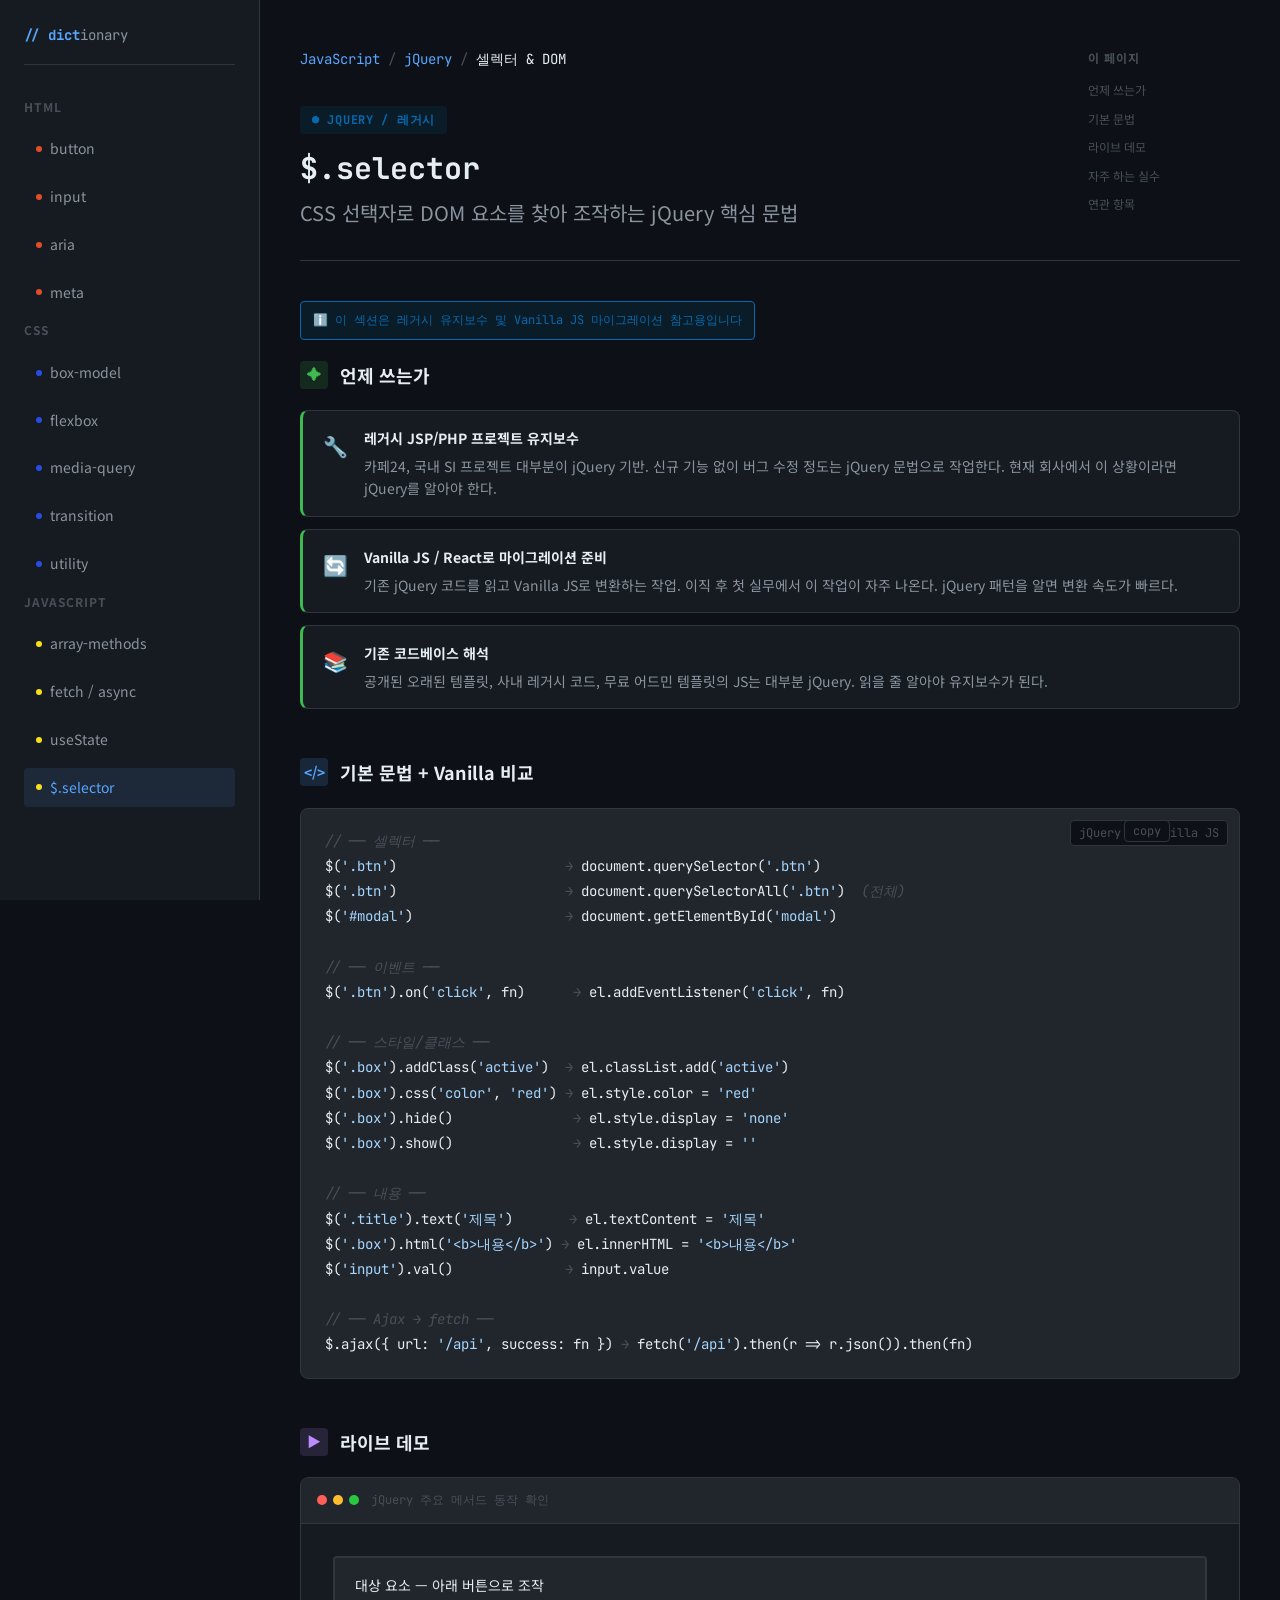
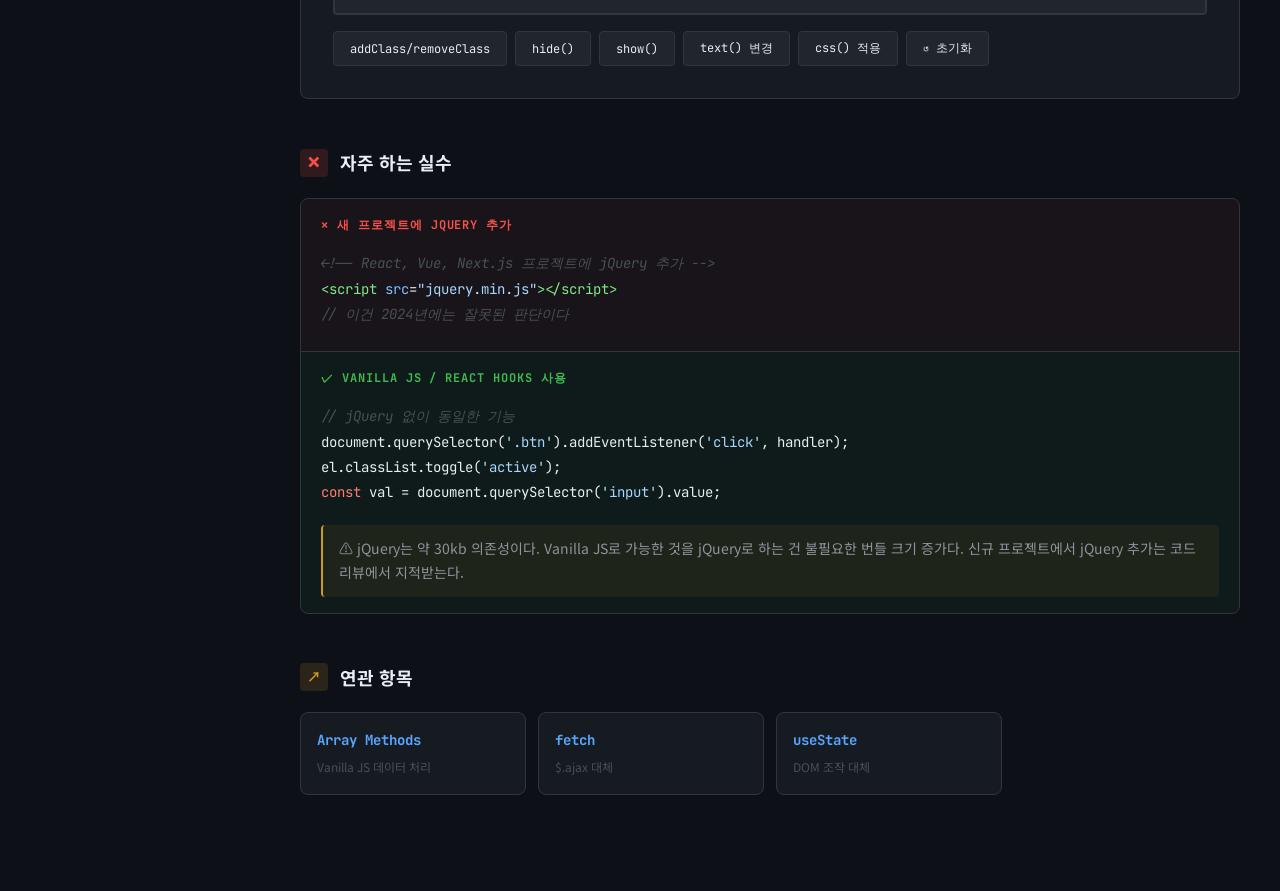
<file: 03_javascript/04_legacy_jquery/selectors.html>
<!DOCTYPE html>
<html lang="ko">
<head>
  <meta charset="UTF-8">
  <meta name="viewport" content="width=device-width, initial-scale=1.0">
  <title>DICT | jQuery 셀렉터</title>
  <link rel="preconnect" href="https://fonts.googleapis.com">
  <link href="https://fonts.googleapis.com/css2?family=JetBrains+Mono:wght@400;700&family=Noto+Sans+KR:wght@400;500;700&display=swap" rel="stylesheet">
  <link rel="stylesheet" href="../../00_assets/css/variables.css">
  <link rel="stylesheet" href="../../00_assets/css/reset.css">
  <link rel="stylesheet" href="../../00_assets/css/entry.css">
  <script src="https://cdnjs.cloudflare.com/ajax/libs/jquery/3.7.1/jquery.min.js"></script>
  <style>
    .migration-row {
      display: grid;
      grid-template-columns: 1fr 24px 1fr;
      align-items: center;
      gap: var(--space-2);
      margin-bottom: var(--space-3);
    }
    @media(max-width:600px) { .migration-row { grid-template-columns: 1fr; } }
    .migration-arrow { color: var(--text-muted); text-align: center; font-size: 1.1rem; }
    .mig-label {
      font-family: var(--font-mono);
      font-size: 10px;
      font-weight: var(--weight-bold);
      text-transform: uppercase;
      letter-spacing: 0.08em;
      margin-bottom: var(--space-2);
    }
    .mig-jquery { color: var(--cat-jquery); }
    .mig-vanilla { color: var(--accent-green); }
    .context-badge {
      display: inline-flex;
      align-items: center;
      gap: var(--space-2);
      padding: var(--space-2) var(--space-3);
      background: rgba(7,105,173,0.12);
      border: 1px solid var(--cat-jquery);
      border-radius: var(--radius-sm);
      font-family: var(--font-mono);
      font-size: var(--text-xs);
      color: var(--cat-jquery);
      margin-bottom: var(--space-5);
    }
    .demo-box-target {
      padding: var(--space-4) var(--space-5);
      background: var(--bg-elevated);
      border: 2px solid var(--border-default);
      border-radius: var(--radius-sm);
      font-size: var(--text-sm);
      color: var(--text-primary);
      margin-bottom: var(--space-4);
      transition: all 300ms ease;
    }
    .demo-action-btn {
      padding: 8px 16px;
      border: 1px solid var(--border-default);
      background: var(--bg-elevated);
      color: var(--text-primary);
      border-radius: var(--radius-sm);
      font-size: var(--text-xs);
      font-family: var(--font-mono);
      cursor: pointer;
      transition: border-color var(--transition-fast);
    }
    .demo-action-btn:hover { border-color: var(--cat-jquery); color: var(--cat-jquery); }
  </style>
</head>
<body>

<div class="page-wrapper">
  <aside class="sidebar" id="sidebar"></aside>
  <main class="main-content">

    <nav class="breadcrumb">
      <a href="#">JavaScript</a><span>/</span>
      <a href="#">jQuery</a><span>/</span>
      <span style="color:var(--text-primary)">셀렉터 & DOM</span>
    </nav>

    <header class="entry-header">
      <div class="entry-category-tag" style="background:rgba(7,105,173,0.12);color:var(--cat-jquery);">
        ● jQuery / 레거시
      </div>
      <h1 class="entry-title">$.selector</h1>
      <p class="entry-definition">CSS 선택자로 DOM 요소를 찾아 조작하는 jQuery 핵심 문법</p>
    </header>

    <!-- 레거시 맥락 경고 -->
    <div class="context-badge">
      ℹ️ 이 섹션은 레거시 유지보수 및 Vanilla JS 마이그레이션 참고용입니다
    </div>

    <section class="entry-section" id="when" data-toc="언제 쓰는가">
      <h2 class="section-title"><span class="section-icon icon-when">✦</span>언제 쓰는가</h2>
      <div class="when-list">
        <div class="when-item">
          <span class="when-item-icon">🔧</span>
          <div class="when-item-text">
            <strong>레거시 JSP/PHP 프로젝트 유지보수</strong>
            <p>카페24, 국내 SI 프로젝트 대부분이 jQuery 기반. 신규 기능 없이 버그 수정 정도는 jQuery 문법으로 작업한다. 현재 회사에서 이 상황이라면 jQuery를 알아야 한다.</p>
          </div>
        </div>
        <div class="when-item">
          <span class="when-item-icon">🔄</span>
          <div class="when-item-text">
            <strong>Vanilla JS / React로 마이그레이션 준비</strong>
            <p>기존 jQuery 코드를 읽고 Vanilla JS로 변환하는 작업. 이직 후 첫 실무에서 이 작업이 자주 나온다. jQuery 패턴을 알면 변환 속도가 빠르다.</p>
          </div>
        </div>
        <div class="when-item">
          <span class="when-item-icon">📚</span>
          <div class="when-item-text">
            <strong>기존 코드베이스 해석</strong>
            <p>공개된 오래된 템플릿, 사내 레거시 코드, 무료 어드민 템플릿의 JS는 대부분 jQuery. 읽을 줄 알아야 유지보수가 된다.</p>
          </div>
        </div>
      </div>
    </section>

    <section class="entry-section" id="syntax" data-toc="기본 문법">
      <h2 class="section-title"><span class="section-icon icon-syntax">&lt;/&gt;</span>기본 문법 + Vanilla 비교</h2>

      <div class="code-block-wrapper">
        <div class="code-block-label">jQuery vs Vanilla JS</div>
        <pre class="code-block">
<span class="cm">// ── 셀렉터 ──</span>
$(<span class="str">'.btn'</span>)                     <span class="cm">→</span> document.querySelector(<span class="str">'.btn'</span>)
$(<span class="str">'.btn'</span>)                     <span class="cm">→</span> document.querySelectorAll(<span class="str">'.btn'</span>)  <span class="cm">(전체)</span>
$(<span class="str">'#modal'</span>)                   <span class="cm">→</span> document.getElementById(<span class="str">'modal'</span>)

<span class="cm">// ── 이벤트 ──</span>
$(<span class="str">'.btn'</span>).on(<span class="str">'click'</span>, fn)      <span class="cm">→</span> el.addEventListener(<span class="str">'click'</span>, fn)

<span class="cm">// ── 스타일/클래스 ──</span>
$(<span class="str">'.box'</span>).addClass(<span class="str">'active'</span>)  <span class="cm">→</span> el.classList.add(<span class="str">'active'</span>)
$(<span class="str">'.box'</span>).css(<span class="str">'color'</span>, <span class="str">'red'</span>) <span class="cm">→</span> el.style.color = <span class="str">'red'</span>
$(<span class="str">'.box'</span>).hide()               <span class="cm">→</span> el.style.display = <span class="str">'none'</span>
$(<span class="str">'.box'</span>).show()               <span class="cm">→</span> el.style.display = <span class="str">''</span>

<span class="cm">// ── 내용 ──</span>
$(<span class="str">'.title'</span>).text(<span class="str">'제목'</span>)       <span class="cm">→</span> el.textContent = <span class="str">'제목'</span>
$(<span class="str">'.box'</span>).html(<span class="str">'&lt;b&gt;내용&lt;/b&gt;'</span>) <span class="cm">→</span> el.innerHTML = <span class="str">'&lt;b&gt;내용&lt;/b&gt;'</span>
$(<span class="str">'input'</span>).val()              <span class="cm">→</span> input.value

<span class="cm">// ── Ajax → fetch ──</span>
$.ajax({ url: <span class="str">'/api'</span>, success: fn }) <span class="cm">→</span> fetch(<span class="str">'/api'</span>).then(r =&gt; r.json()).then(fn)</pre>
      </div>
    </section>

    <section class="entry-section" id="demo" data-toc="라이브 데모">
      <h2 class="section-title"><span class="section-icon icon-demo">▶</span>라이브 데모</h2>
      <div class="demo-container">
        <div class="demo-toolbar">
          <div class="demo-toolbar-dots">
            <span class="dot-red"></span><span class="dot-yellow"></span><span class="dot-green"></span>
          </div>
          <span class="demo-toolbar-title">jQuery 주요 메서드 동작 확인</span>
        </div>
        <div class="demo-preview">
          <div id="demo-target" class="demo-box-target">
            대상 요소 — 아래 버튼으로 조작
          </div>
          <div style="display:flex;flex-wrap:wrap;gap:var(--space-2)">
            <button type="button" class="demo-action-btn" id="btn-toggle-class">addClass/removeClass</button>
            <button type="button" class="demo-action-btn" id="btn-hide">hide()</button>
            <button type="button" class="demo-action-btn" id="btn-show">show()</button>
            <button type="button" class="demo-action-btn" id="btn-text">text() 변경</button>
            <button type="button" class="demo-action-btn" id="btn-css">css() 적용</button>
            <button type="button" class="demo-action-btn" id="btn-reset">↺ 초기화</button>
          </div>
        </div>
      </div>
    </section>

    <section class="entry-section" id="mistakes" data-toc="자주 하는 실수">
      <h2 class="section-title"><span class="section-icon icon-mistake">✕</span>자주 하는 실수</h2>
      <div class="mistake-list">
        <div class="mistake-item">
          <div class="mistake-bad">
            <div class="mistake-label label-bad">✕ 새 프로젝트에 jQuery 추가</div>
            <pre class="code-block" style="background:transparent;border:none;padding:var(--space-2) 0;font-size:var(--text-sm);">
<span class="cm">&lt;!-- React, Vue, Next.js 프로젝트에 jQuery 추가 --&gt;</span>
<span class="tag">&lt;script</span> <span class="atr">src</span>=<span class="str">"jquery.min.js"</span><span class="tag">&gt;&lt;/script&gt;</span>
<span class="cm">// 이건 2024년에는 잘못된 판단이다</span></pre>
          </div>
          <div class="mistake-good">
            <div class="mistake-label label-good">✓ Vanilla JS / React hooks 사용</div>
            <pre class="code-block" style="background:transparent;border:none;padding:var(--space-2) 0;font-size:var(--text-sm);">
<span class="cm">// jQuery 없이 동일한 기능</span>
document.querySelector(<span class="str">'.btn'</span>).addEventListener(<span class="str">'click'</span>, handler);
el.classList.toggle(<span class="str">'active'</span>);
<span class="kw">const</span> val = document.querySelector(<span class="str">'input'</span>).value;</pre>
            <div class="mistake-explanation">
              ⚠️ jQuery는 약 30kb 의존성이다. Vanilla JS로 가능한 것을 jQuery로 하는 건 불필요한 번들 크기 증가다. 신규 프로젝트에서 jQuery 추가는 코드 리뷰에서 지적받는다.
            </div>
          </div>
        </div>
      </div>
    </section>

    <section class="entry-section" id="related" data-toc="연관 항목">
      <h2 class="section-title"><span class="section-icon icon-related">↗</span>연관 항목</h2>
      <div class="related-grid">
        <a href="../01_vanilla/array-methods.html" class="related-card">
          <div class="related-card-name">Array Methods</div>
          <div class="related-card-desc">Vanilla JS 데이터 처리</div>
        </a>
        <a href="../02_async/fetch.html" class="related-card">
          <div class="related-card-name">fetch</div>
          <div class="related-card-desc">$.ajax 대체</div>
        </a>
        <a href="../03_react/useState.html" class="related-card">
          <div class="related-card-name">useState</div>
          <div class="related-card-desc">DOM 조작 대체</div>
        </a>
      </div>
    </section>

  </main>
</div>

<script src="../../00_assets/js/navigation.js"></script>
<script>
  // jQuery 데모
  let toggled = false;
  let textChanged = false;

  $('#btn-toggle-class').on('click', function() {
    toggled = !toggled;
    if (toggled) {
      $('#demo-target').addClass('active').css({ borderColor: 'var(--cat-jquery)', background: 'rgba(7,105,173,0.08)' });
    } else {
      $('#demo-target').removeClass('active').css({ borderColor: 'var(--border-default)', background: 'var(--bg-elevated)' });
    }
  });

  $('#btn-hide').on('click', function() {
    $('#demo-target').hide(300);
  });

  $('#btn-show').on('click', function() {
    $('#demo-target').show(300);
  });

  $('#btn-text').on('click', function() {
    textChanged = !textChanged;
    $('#demo-target').text(textChanged ? '.text() 메서드로 텍스트가 변경됨!' : '대상 요소 — 아래 버튼으로 조작');
  });

  $('#btn-css').on('click', function() {
    $('#demo-target').css({
      'font-family': 'var(--font-mono)',
      'color': 'var(--accent-yellow)',
      'border-color': 'var(--accent-yellow)',
    });
  });

  $('#btn-reset').on('click', function() {
    toggled = false;
    textChanged = false;
    $('#demo-target')
      .show()
      .text('대상 요소 — 아래 버튼으로 조작')
      .css({ borderColor: 'var(--border-default)', background: 'var(--bg-elevated)', fontFamily: '', color: 'var(--text-primary)' });
  });
</script>
</body>
</html>
</file>
<file: 00_assets/css/variables.css>
/* ============================================================
   DICTIONARY — Design Tokens
   모든 페이지가 이 파일을 참조한다.
   색상, 폰트, 간격을 여기서만 바꾸면 전체 반영됨.
   ============================================================ */

:root {
  /* ── Color Palette ── */
  --bg-base:       #0d1117;   /* 메인 배경 */
  --bg-surface:    #161b22;   /* 카드, 패널 배경 */
  --bg-elevated:   #21262d;   /* 코드블록, 인풋 배경 */
  --bg-hover:      #30363d;   /* 호버 상태 */

  --border-subtle: #21262d;
  --border-default:#30363d;
  --border-strong: #484f58;

  --text-primary:  #e6edf3;   /* 본문 */
  --text-secondary:#8b949e;   /* 설명, 부제목 */
  --text-muted:    #484f58;   /* 비활성 */

  /* ── Accent Colors ── */
  --accent-blue:   #58a6ff;   /* 링크, 포인트 */
  --accent-green:  #3fb950;   /* 성공, 좋은 예시 */
  --accent-red:    #f85149;   /* 에러, 나쁜 예시 */
  --accent-yellow: #d29922;   /* 경고, 주의 */
  --accent-purple: #bc8cff;   /* 태그, 속성명 */
  --accent-orange: #ffa657;   /* 값, 리터럴 */

  /* ── Category Colors ── */
  --cat-html:      #e34c26;
  --cat-css:       #264de4;
  --cat-js:        #f7df1e;
  --cat-react:     #61dafb;
  --cat-tailwind:  #38bdf8;
  --cat-jquery:    #0769ad;

  /* ── Typography ── */
  --font-sans:     'Pretendard', 'Noto Sans KR', sans-serif;
  --font-mono:     'JetBrains Mono', 'Fira Code', 'Consolas', monospace;

  --text-xs:   0.75rem;
  --text-sm:   0.875rem;
  --text-base: 1rem;
  --text-lg:   1.125rem;
  --text-xl:   1.25rem;
  --text-2xl:  1.5rem;
  --text-3xl:  1.875rem;

  --weight-regular: 400;
  --weight-medium:  500;
  --weight-bold:    700;

  /* ── Spacing ── */
  --space-1:  0.25rem;
  --space-2:  0.5rem;
  --space-3:  0.75rem;
  --space-4:  1rem;
  --space-5:  1.25rem;
  --space-6:  1.5rem;
  --space-8:  2rem;
  --space-10: 2.5rem;
  --space-12: 3rem;
  --space-16: 4rem;

  /* ── Radius ── */
  --radius-sm: 4px;
  --radius-md: 8px;
  --radius-lg: 12px;

  /* ── Shadow ── */
  --shadow-sm: 0 1px 3px rgba(0,0,0,0.4);
  --shadow-md: 0 4px 12px rgba(0,0,0,0.5);
  --shadow-lg: 0 8px 24px rgba(0,0,0,0.6);

  /* ── Transition ── */
  --transition-fast:   150ms ease;
  --transition-normal: 250ms ease;

  /* ── Layout ── */
  --sidebar-width: 260px;
  --content-max:   860px;
}
</file>
<file: 00_assets/css/entry.css>
/* ============================================================
   DICTIONARY — Entry Page Layout
   모든 항목 페이지(entry)가 공통으로 사용하는 레이아웃 스타일
   ============================================================ */

/* ── 페이지 전체 레이아웃 ── */
.page-wrapper {
  display: flex;
  min-height: 100vh;
}

/* ── 사이드바 ── */
.sidebar {
  width: var(--sidebar-width);
  background: var(--bg-surface);
  border-right: 1px solid var(--border-default);
  position: fixed;
  top: 0;
  left: 0;
  height: 100vh;
  overflow-y: auto;
  padding: var(--space-6);
  display: flex;
  flex-direction: column;
  gap: var(--space-6);
}

.sidebar-logo {
  font-family: var(--font-mono);
  font-size: var(--text-sm);
  color: var(--text-secondary);
  padding-bottom: var(--space-4);
  border-bottom: 1px solid var(--border-default);
}

.sidebar-logo span {
  color: var(--accent-blue);
  font-weight: var(--weight-bold);
}

.sidebar-nav-group { display: flex; flex-direction: column; gap: var(--space-2); }

.sidebar-nav-label {
  font-size: var(--text-xs);
  font-weight: var(--weight-bold);
  color: var(--text-muted);
  text-transform: uppercase;
  letter-spacing: 0.08em;
  padding: var(--space-2) 0 var(--space-1);
}

.sidebar-nav-item {
  display: flex;
  align-items: center;
  gap: var(--space-2);
  padding: var(--space-2) var(--space-3);
  border-radius: var(--radius-sm);
  font-size: var(--text-sm);
  color: var(--text-secondary);
  transition: all var(--transition-fast);
}

.sidebar-nav-item:hover {
  background: var(--bg-hover);
  color: var(--text-primary);
}

.sidebar-nav-item.active {
  background: rgba(88, 166, 255, 0.1);
  color: var(--accent-blue);
}

.sidebar-nav-item .dot {
  width: 6px;
  height: 6px;
  border-radius: 50%;
  flex-shrink: 0;
}

/* ── 메인 콘텐츠 ── */
.main-content {
  margin-left: var(--sidebar-width);
  flex: 1;
  padding: var(--space-12) var(--space-10);
  max-width: calc(var(--sidebar-width) + var(--content-max));
}

/* ── 브레드크럼 ── */
.breadcrumb {
  display: flex;
  align-items: center;
  gap: var(--space-2);
  font-size: var(--text-sm);
  color: var(--text-muted);
  margin-bottom: var(--space-8);
  font-family: var(--font-mono);
}

.breadcrumb span { color: var(--text-muted); }

/* ── 항목 헤더 ── */
.entry-header {
  margin-bottom: var(--space-10);
  padding-bottom: var(--space-8);
  border-bottom: 1px solid var(--border-default);
}

.entry-category-tag {
  display: inline-flex;
  align-items: center;
  gap: var(--space-2);
  padding: var(--space-1) var(--space-3);
  border-radius: var(--radius-sm);
  font-size: var(--text-xs);
  font-weight: var(--weight-bold);
  font-family: var(--font-mono);
  text-transform: uppercase;
  letter-spacing: 0.06em;
  margin-bottom: var(--space-4);
}

.entry-title {
  font-family: var(--font-mono);
  font-size: var(--text-3xl);
  font-weight: var(--weight-bold);
  color: var(--text-primary);
  margin-bottom: var(--space-3);
  line-height: 1.2;
}

/* ── 한 줄 정의 ── */
.entry-definition {
  font-size: var(--text-xl);
  color: var(--text-secondary);
  line-height: 1.5;
  max-width: 600px;
}

/* ── 섹션 공통 ── */
.entry-section {
  margin-bottom: var(--space-12);
}

.section-title {
  display: flex;
  align-items: center;
  gap: var(--space-3);
  font-size: var(--text-lg);
  font-weight: var(--weight-bold);
  color: var(--text-primary);
  margin-bottom: var(--space-5);
}

.section-title .section-icon {
  width: 28px;
  height: 28px;
  border-radius: var(--radius-sm);
  display: flex;
  align-items: center;
  justify-content: center;
  font-size: var(--text-sm);
  flex-shrink: 0;
}

/* ── 섹션별 아이콘 색상 ── */
.icon-when    { background: rgba(63,185,80,0.15);  color: var(--accent-green);  }
.icon-syntax  { background: rgba(88,166,255,0.15); color: var(--accent-blue);   }
.icon-demo    { background: rgba(188,140,255,0.15);color: var(--accent-purple); }
.icon-mistake { background: rgba(248,81,73,0.15);  color: var(--accent-red);    }
.icon-related { background: rgba(210,153,34,0.15); color: var(--accent-yellow); }

/* ── When 섹션 ── */
.when-list {
  display: flex;
  flex-direction: column;
  gap: var(--space-3);
}

.when-item {
  display: flex;
  gap: var(--space-4);
  padding: var(--space-4) var(--space-5);
  background: var(--bg-surface);
  border: 1px solid var(--border-default);
  border-radius: var(--radius-md);
  border-left: 3px solid var(--accent-green);
}

.when-item-icon { font-size: 1.25rem; flex-shrink: 0; margin-top: 2px; }

.when-item-text strong {
  display: block;
  color: var(--text-primary);
  font-size: var(--text-sm);
  font-weight: var(--weight-bold);
  margin-bottom: var(--space-1);
}

.when-item-text p {
  color: var(--text-secondary);
  font-size: var(--text-sm);
  line-height: 1.6;
}

/* ── 코드 블록 ── */
.code-block-wrapper {
  position: relative;
  margin-bottom: var(--space-4);
}

.code-block-label {
  position: absolute;
  top: var(--space-3);
  right: var(--space-3);
  font-family: var(--font-mono);
  font-size: var(--text-xs);
  color: var(--text-muted);
  background: var(--bg-base);
  padding: 2px var(--space-2);
  border-radius: var(--radius-sm);
  border: 1px solid var(--border-default);
}

.code-block {
  background: var(--bg-elevated);
  border: 1px solid var(--border-default);
  border-radius: var(--radius-md);
  padding: var(--space-5) var(--space-6);
  overflow-x: auto;
  font-family: var(--font-mono);
  font-size: var(--text-sm);
  line-height: 1.8;
  color: var(--text-primary);
  tab-size: 2;
}

/* 간단한 syntax color */
.code-block .kw  { color: #ff7b72; }  /* keyword: const, let, function */
.code-block .str { color: #a5d6ff; }  /* string */
.code-block .val { color: var(--accent-orange); }  /* value, number */
.code-block .cm  { color: var(--text-muted); font-style: italic; } /* comment */
.code-block .tag { color: #7ee787; }  /* HTML tag */
.code-block .atr { color: #79c0ff; }  /* attribute */
.code-block .sel { color: #bc8cff; }  /* CSS selector */
.code-block .prp { color: #79c0ff; }  /* CSS property */

/* ── 라이브 데모 ── */
.demo-container {
  background: var(--bg-surface);
  border: 1px solid var(--border-default);
  border-radius: var(--radius-md);
  overflow: hidden;
}

.demo-toolbar {
  display: flex;
  align-items: center;
  gap: var(--space-3);
  padding: var(--space-3) var(--space-4);
  background: var(--bg-elevated);
  border-bottom: 1px solid var(--border-default);
}

.demo-toolbar-dots {
  display: flex;
  gap: 6px;
}

.demo-toolbar-dots span {
  width: 10px;
  height: 10px;
  border-radius: 50%;
}

.dot-red    { background: #ff5f57; }
.dot-yellow { background: #febc2e; }
.dot-green  { background: #28c840; }

.demo-toolbar-title {
  font-family: var(--font-mono);
  font-size: var(--text-xs);
  color: var(--text-muted);
}

.demo-preview {
  padding: var(--space-8);
}

/* ── 실수 카드 ── */
.mistake-list {
  display: flex;
  flex-direction: column;
  gap: var(--space-4);
}

.mistake-item {
  border: 1px solid var(--border-default);
  border-radius: var(--radius-md);
  overflow: hidden;
}

.mistake-bad, .mistake-good {
  padding: var(--space-4) var(--space-5);
}

.mistake-bad {
  background: rgba(248,81,73,0.05);
  border-bottom: 1px solid var(--border-default);
}

.mistake-good {
  background: rgba(63,185,80,0.05);
}

.mistake-label {
  font-family: var(--font-mono);
  font-size: var(--text-xs);
  font-weight: var(--weight-bold);
  text-transform: uppercase;
  letter-spacing: 0.08em;
  margin-bottom: var(--space-2);
}

.label-bad  { color: var(--accent-red);   }
.label-good { color: var(--accent-green); }

.mistake-explanation {
  font-size: var(--text-sm);
  color: var(--text-secondary);
  margin-top: var(--space-3);
  padding: var(--space-3) var(--space-4);
  background: rgba(210,153,34,0.08);
  border-radius: var(--radius-sm);
  border-left: 2px solid var(--accent-yellow);
}

/* ── 연관 항목 ── */
.related-grid {
  display: grid;
  grid-template-columns: repeat(auto-fill, minmax(180px, 1fr));
  gap: var(--space-3);
}

.related-card {
  display: block;
  padding: var(--space-4);
  background: var(--bg-surface);
  border: 1px solid var(--border-default);
  border-radius: var(--radius-md);
  transition: all var(--transition-fast);
}

.related-card:hover {
  border-color: var(--accent-blue);
  background: var(--bg-elevated);
}

.related-card-name {
  font-family: var(--font-mono);
  font-size: var(--text-sm);
  font-weight: var(--weight-bold);
  color: var(--accent-blue);
  margin-bottom: var(--space-1);
}

.related-card-desc {
  font-size: var(--text-xs);
  color: var(--text-muted);
}

/* ── 반응형 ── */
@media (max-width: 768px) {
  .sidebar {
    transform: translateX(-100%);
    transition: transform var(--transition-normal);
    z-index: 100;
  }
  .sidebar.open { transform: translateX(0); }
  .main-content {
    margin-left: 0;
    padding: var(--space-6) var(--space-4);
  }
}
</file>
